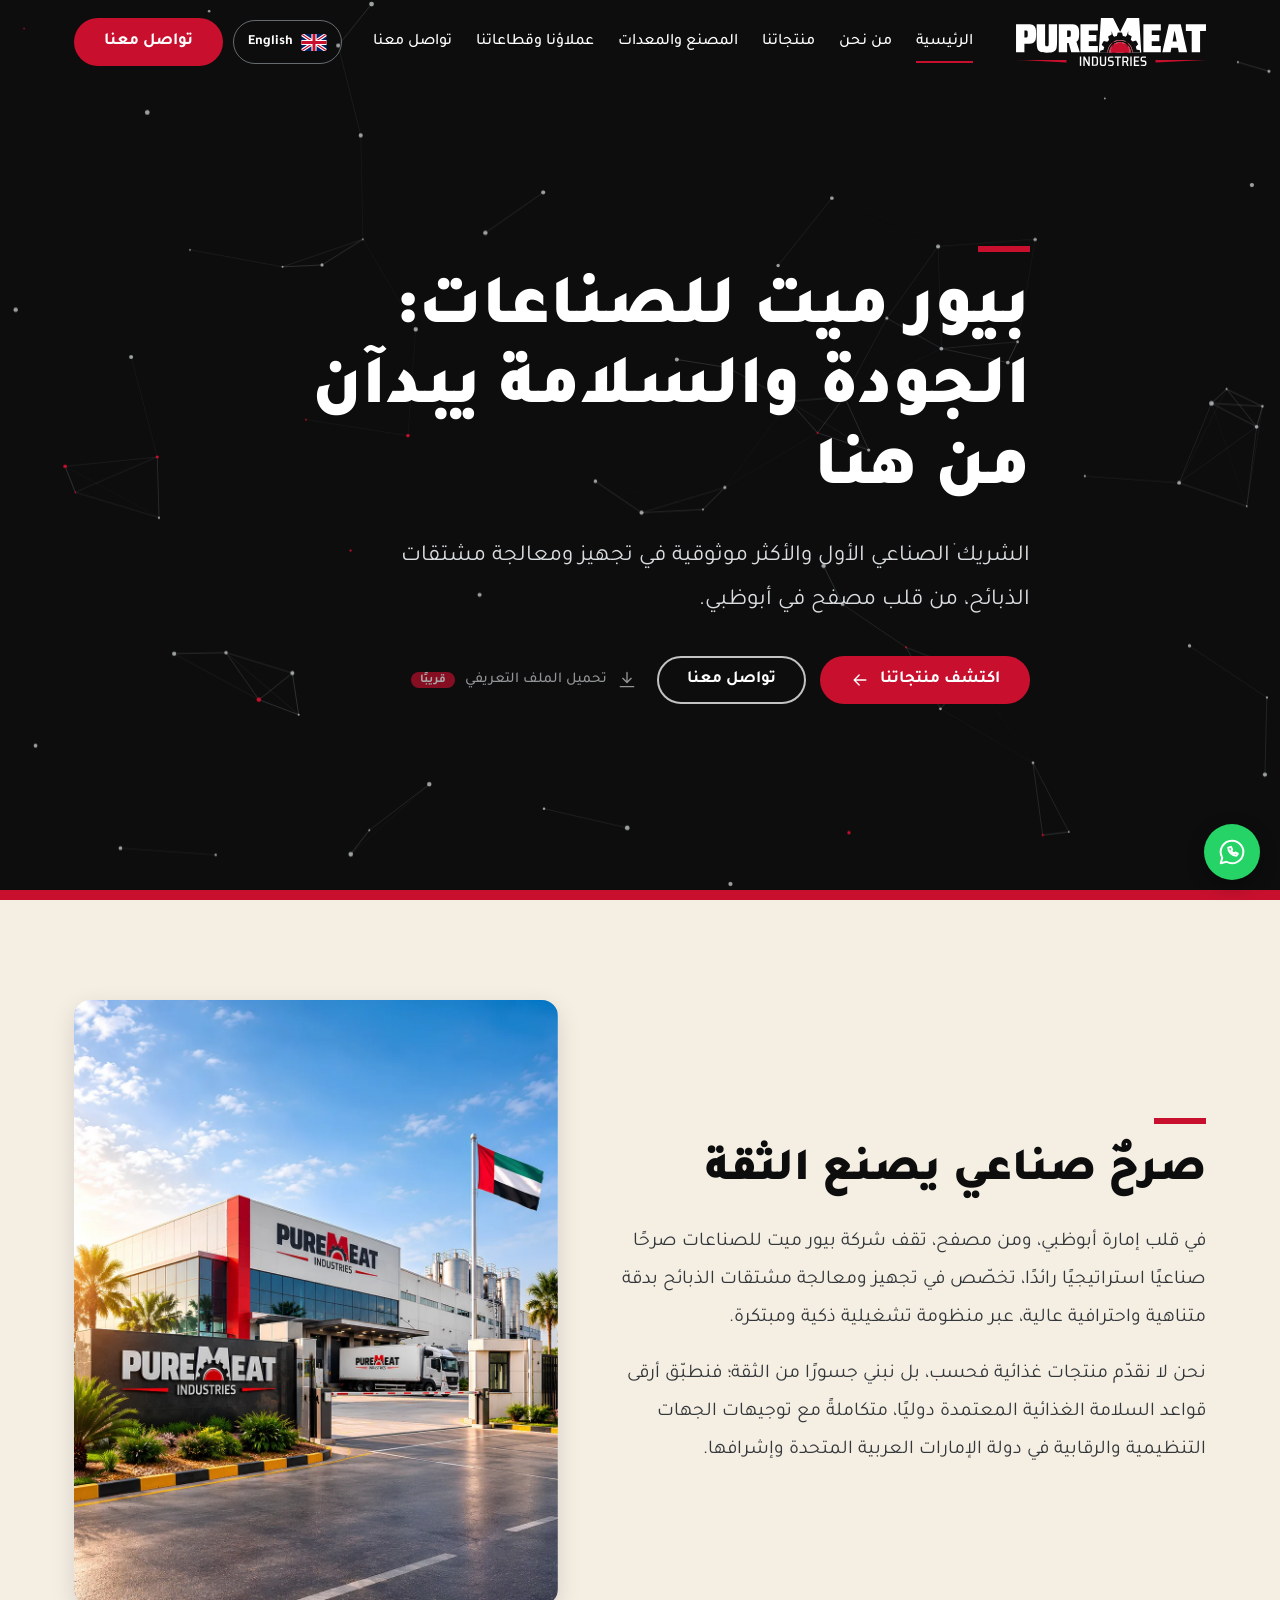
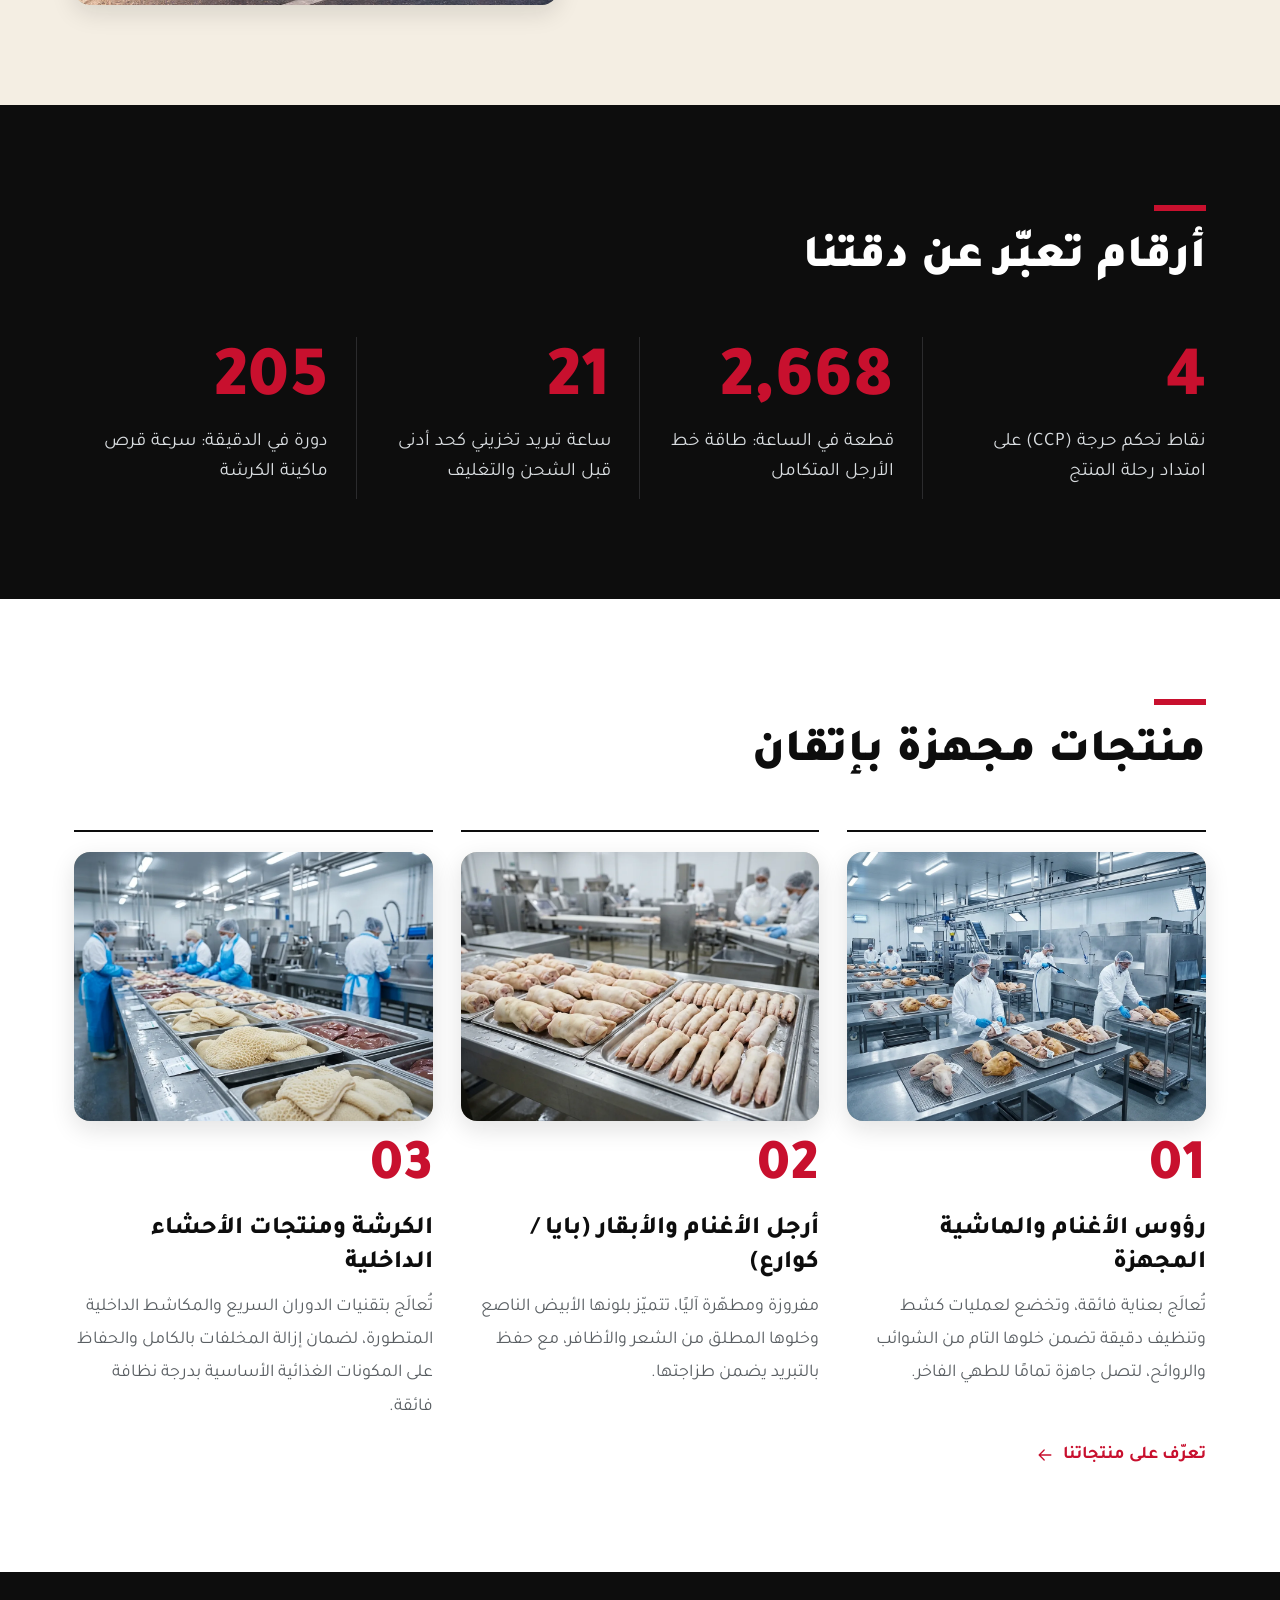
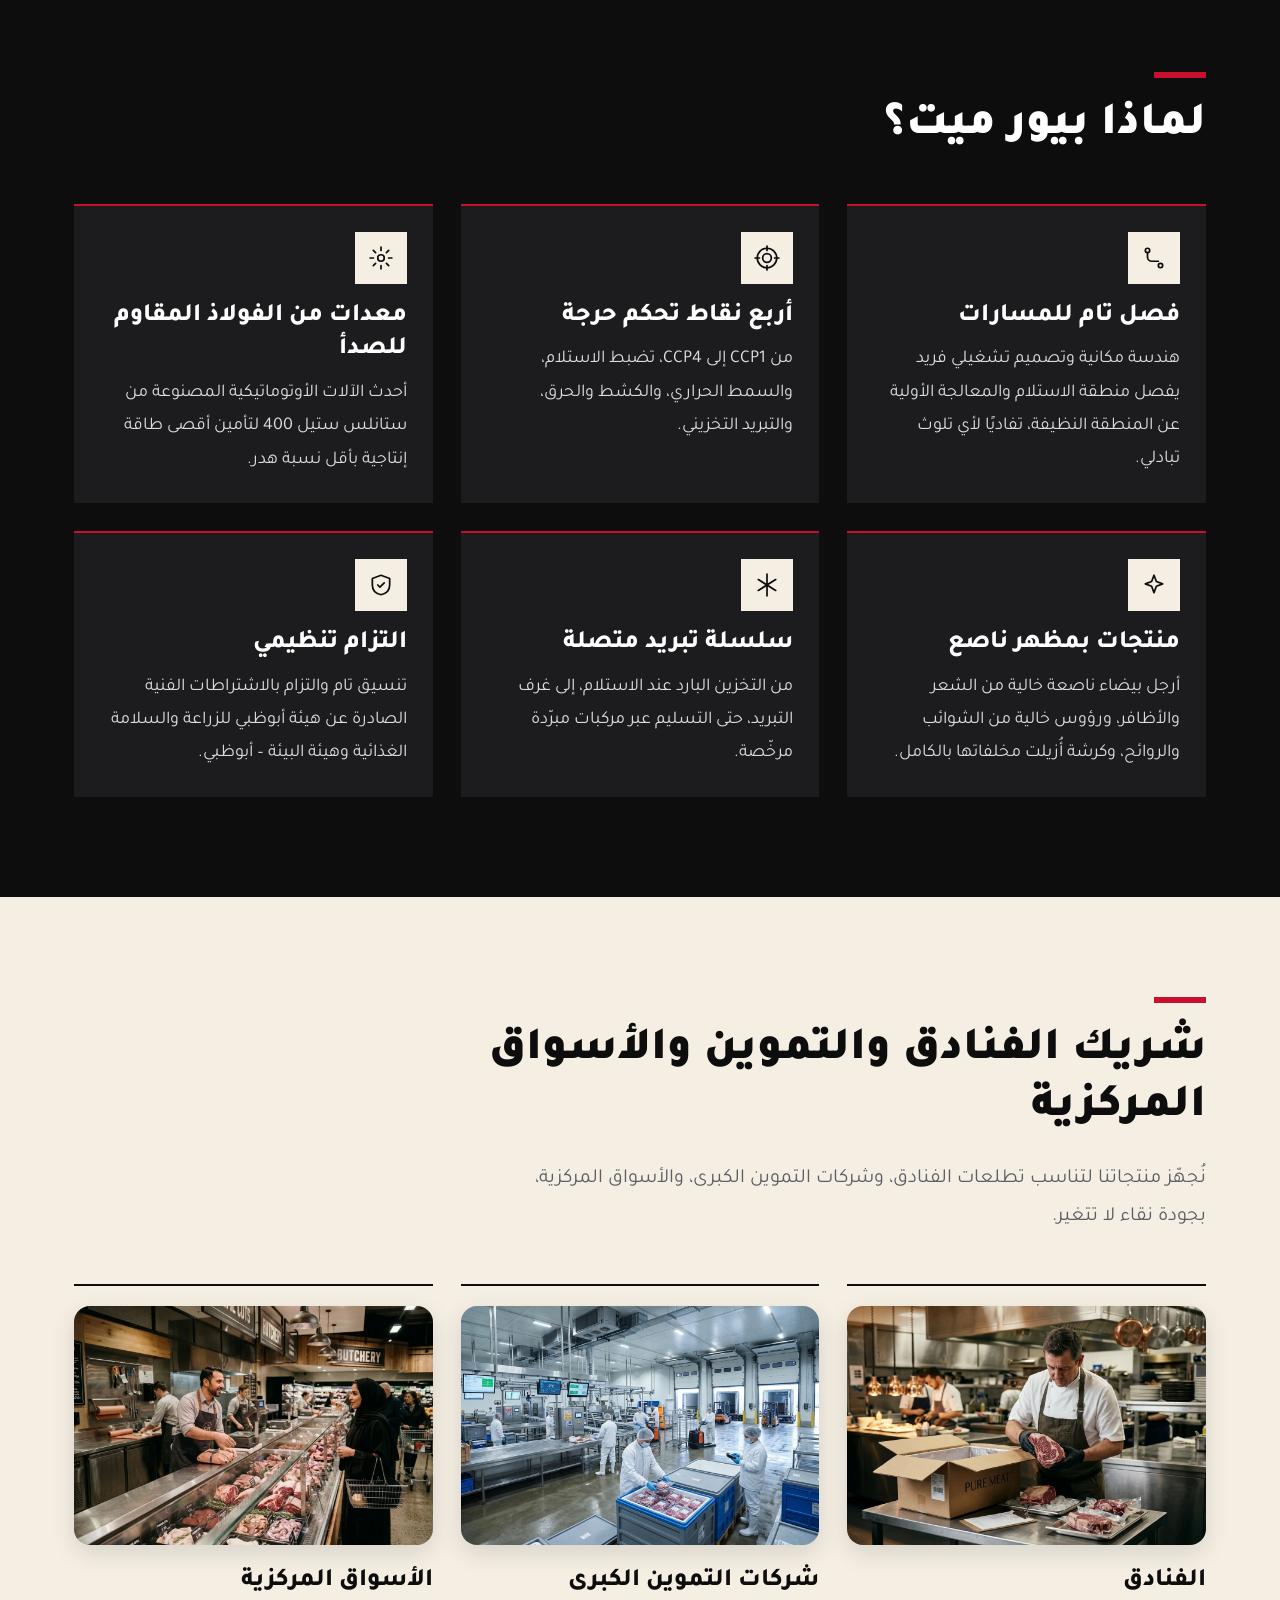
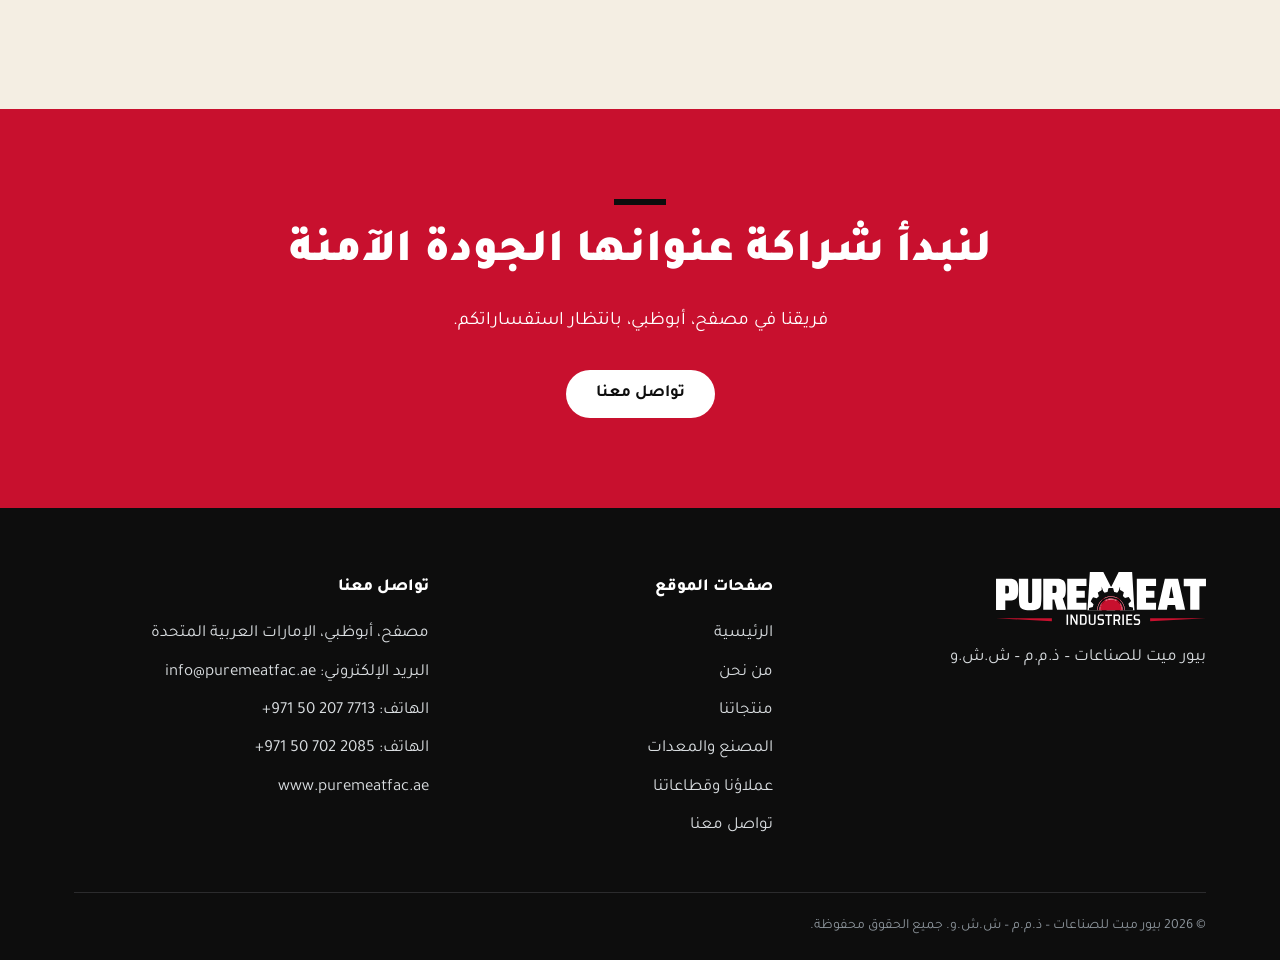
<file: ar/index.html>
<!doctype html>
<html lang="ar" dir="rtl"><head><meta charset="utf-8"><meta name="viewport" content="width=device-width,initial-scale=1,viewport-fit=cover">
<title>بيور ميت للصناعات │ تجهيز ومعالجة مشتقات الذبائح في أبوظبي</title><meta name="description" content="بيور ميت للصناعات في مصفح، أبوظبي: رؤوس وأرجل (بايا/كوارع) وكرشة مجهزة بأعلى معايير السلامة الغذائية للفنادق وشركات التموين والأسواق المركزية."><meta name="robots" content="noindex,nofollow">
<link rel="alternate" hreflang="ar" href="https://www.puremeatfac.ae/ar/"><link rel="alternate" hreflang="en" href="https://www.puremeatfac.ae/en/">
<link rel="icon" href="../assets/img/favicon.svg" type="image/svg+xml"><link rel="icon" href="../assets/img/favicon-32.png" sizes="32x32" type="image/png"><link rel="apple-touch-icon" href="../assets/img/apple-touch-icon.png">
<link rel="preconnect" href="https://fonts.googleapis.com"><link rel="preconnect" href="https://fonts.gstatic.com" crossorigin><link href="https://fonts.googleapis.com/css2?family=Tajawal:wght@300;400;500;700;800;900&display=swap" rel="stylesheet">
<link rel="stylesheet" href="../assets/css/pm.css"><script defer src="../assets/js/pm.js"></script></head>
<body><a class="pm-skip" href="#main">تخطَّ إلى المحتوى</a>
<header class="pm-header"><div class="pm-wrap">
<a class="pm-logo" href="index.html" aria-label="بيور ميت للصناعات"><img class="l-dark" src="../assets/img/logo-dark.svg" alt=""><img class="l-cream" src="../assets/img/logo-cream.svg" alt=""></a>
<nav class="pm-nav" aria-label="القائمة" id="pm-nav"><a href="index.html" aria-current="page">الرئيسية</a><a href="about.html">من نحن</a><a href="products.html">منتجاتنا</a><a href="factory.html">المصنع والمعدات</a><a href="clients.html">عملاؤنا وقطاعاتنا</a><a href="contact.html">تواصل معنا</a></nav>
<div class="pm-tools"><a class="pm-lang" href="../en/index.html" hreflang="en" lang="en" aria-label="Switch to English"><svg viewBox="0 0 60 40" aria-hidden="true"><clipPath id="u"><rect width="60" height="40"/></clipPath><g clip-path="url(#u)"><rect width="60" height="40" fill="#012169"/><path d="M0 0l60 40M60 0L0 40" stroke="#fff" stroke-width="8"/><path d="M0 0l60 40M60 0L0 40" stroke="#C8102E" stroke-width="3"/><path d="M30 0v40M0 20h60" stroke="#fff" stroke-width="12"/><path d="M30 0v40M0 20h60" stroke="#C8102E" stroke-width="7"/></g></svg><span>English</span></a>
<a class="pm-btn pm-btn-red pm-hide-m" href="contact.html">تواصل معنا</a>
<button class="pm-burger" type="button" aria-label="القائمة" aria-controls="pm-nav" aria-expanded="false"><span class="i-m"><svg class="" width="24" height="24" viewBox="0 0 24 24" fill="none" stroke="currentColor" stroke-width="1.6" stroke-linecap="round" stroke-linejoin="round" aria-hidden="true"><path d="M4 7h16M4 12h16M4 17h16"/></svg></span><span class="i-x"><svg class="" width="24" height="24" viewBox="0 0 24 24" fill="none" stroke="currentColor" stroke-width="1.6" stroke-linecap="round" stroke-linejoin="round" aria-hidden="true"><path d="M6 6l12 12M18 6L6 18"/></svg></span></button></div>
</div></header>
<main id="main">
<section class="pm-hero pm-dark"><canvas id="pm-fx" aria-hidden="true"></canvas><div class="pm-wrap"><div class="pm-hero-in">
<span class="pm-rule"></span><h1 class="pm-r">بيور ميت للصناعات: الجودة والسلامة يبدآن من هنا</h1><p class="pm-r" style="--i:1">الشريك الصناعي الأول والأكثر موثوقية في تجهيز ومعالجة مشتقات الذبائح، من قلب مصفح في أبوظبي.</p>
<div class="pm-actions pm-r" style="--i:2"><a class="pm-btn pm-btn-red" href="products.html">اكتشف منتجاتنا<svg class="arr" width="20" height="20" viewBox="0 0 24 24" fill="none" stroke="currentColor" stroke-width="1.6" stroke-linecap="round" stroke-linejoin="round" aria-hidden="true"><path d="M5 12h14M13 6l6 6-6 6"/></svg></a><a class="pm-btn pm-btn-line" href="contact.html">تواصل معنا</a>
<!-- عند جاهزية الملف: احذف aria-disabled والوسم .pm-soon وضع href="../assets/files/PureMeat_Profile_AR.pdf" download -->
<a class="pm-btn pm-btn-ghost" href="#" aria-disabled="true" role="link" onclick="return false"><svg class="" width="20" height="20" viewBox="0 0 24 24" fill="none" stroke="currentColor" stroke-width="1.6" stroke-linecap="round" stroke-linejoin="round" aria-hidden="true"><path d="M12 3v12M7 10l5 5 5-5M4 20h16"/></svg>تحميل الملف التعريفي <span class="pm-soon">قريبًا</span></a></div>
</div></div></section>
<section class="pm-sec"><div class="pm-wrap pm-split"><div><span class="pm-rule"></span><h2 class="pm-h2 pm-r">صرحٌ صناعي يصنع الثقة</h2><p class="pm-r" style="--i:1">في قلب إمارة أبوظبي، ومن مصفح، تقف شركة بيور ميت للصناعات صرحًا صناعيًا استراتيجيًا رائدًا، تخصّص في تجهيز ومعالجة مشتقات الذبائح بدقة متناهية واحترافية عالية، عبر منظومة تشغيلية ذكية ومبتكرة.</p><p class="pm-r" style="--i:2">نحن لا نقدّم منتجات غذائية فحسب، بل نبني جسورًا من الثقة؛ فنطبّق أرقى قواعد السلامة الغذائية المعتمدة دوليًا، متكاملةً مع توجيهات الجهات التنظيمية والرقابية في دولة الإمارات العربية المتحدة وإشرافها.</p></div>
<figure class="pm-fig pm-r" style="--ar:4/5"><picture><source srcset="../assets/img/home-factory.webp" type="image/webp"><img src="../assets/img/home-factory.jpg" alt="واجهة مصنع بيور ميت للصناعات في مصفح، أبوظبي" width="1000" height="1250" loading="lazy" decoding="async"></picture></figure></div></section>
<section class="pm-sec pm-dark"><div class="pm-wrap"><div class="pm-head"><span class="pm-rule"></span><h2 class="pm-h2 pm-r">أرقام تعبّر عن دقتنا</h2></div><div class="pm-stats"><div class="pm-stat pm-r" style="--i:0"><b><span class="n" data-n="4">0</span></b><span class="cap">نقاط تحكم حرجة (CCP) على امتداد رحلة المنتج</span></div><div class="pm-stat pm-r" style="--i:1"><b><span class="n" data-n="3000">0</span></b><span class="cap">قطعة في الساعة: طاقة خط الأرجل المتكامل</span></div><div class="pm-stat pm-r" style="--i:2"><b><span class="n" data-n="24">0</span></b><span class="cap">ساعة تبريد تخزيني كحد أدنى قبل الشحن والتغليف</span></div><div class="pm-stat pm-r" style="--i:3"><b><span class="n" data-n="230">0</span></b><span class="cap">دورة في الدقيقة: سرعة قرص ماكينة الكرشة</span></div></div></div></section>
<section class="pm-sec pm-white"><div class="pm-wrap"><div class="pm-head"><span class="pm-rule"></span><h2 class="pm-h2 pm-r">منتجات مجهزة بإتقان</h2></div><div class="pm-grid"><article class="pm-card pm-r" style="--i:0"><figure class="pm-fig " style="--ar:4/3"><picture><source srcset="../assets/img/products-heads.webp" type="image/webp"><img src="../assets/img/products-heads.jpg" alt="رؤوس أغنام وماشية مجهزة على طاولات الفولاذ داخل المصنع" width="1200" height="900" loading="lazy" decoding="async"></picture></figure><div class="pm-no"><span dir="ltr">01</span></div><h3>رؤوس الأغنام والماشية المجهزة</h3><p>تُعالَج بعناية فائقة، وتخضع لعمليات كشط وتنظيف دقيقة تضمن خلوها التام من الشوائب والروائح، لتصل جاهزة تمامًا للطهي الفاخر.</p></article><article class="pm-card pm-r" style="--i:1"><figure class="pm-fig " style="--ar:4/3"><picture><source srcset="../assets/img/products-trotters.webp" type="image/webp"><img src="../assets/img/products-trotters.jpg" alt="أرجل مجهزة (بايا / كوارع) على صواني الفولاذ" width="1200" height="900" loading="lazy" decoding="async"></picture></figure><div class="pm-no"><span dir="ltr">02</span></div><h3>أرجل الأغنام والأبقار (بايا / كوارع)</h3><p>مفروزة ومطهّرة آليًا، تتميّز بلونها الأبيض الناصع وخلوها المطلق من الشعر والأظافر، مع حفظ بالتبريد يضمن طزاجتها.</p></article><article class="pm-card pm-r" style="--i:2"><figure class="pm-fig " style="--ar:4/3"><picture><source srcset="../assets/img/products-tripe.webp" type="image/webp"><img src="../assets/img/products-tripe.jpg" alt="الكرشة ومنتجات الأحشاء في صواني فولاذية على خط المعالجة" width="1200" height="900" loading="lazy" decoding="async"></picture></figure><div class="pm-no"><span dir="ltr">03</span></div><h3>الكرشة ومنتجات الأحشاء الداخلية</h3><p>تُعالَج بتقنيات الدوران السريع والمكاشط الداخلية المتطورة، لضمان إزالة المخلفات بالكامل والحفاظ على المكونات الغذائية الأساسية بدرجة نظافة فائقة.</p></article></div>
<a class="pm-link" href="products.html">تعرّف على منتجاتنا<svg class="arr" width="20" height="20" viewBox="0 0 24 24" fill="none" stroke="currentColor" stroke-width="1.6" stroke-linecap="round" stroke-linejoin="round" aria-hidden="true"><path d="M5 12h14M13 6l6 6-6 6"/></svg></a></div></section>
<section class="pm-sec pm-dark"><div class="pm-wrap"><div class="pm-head"><span class="pm-rule"></span><h2 class="pm-h2 pm-r">لماذا بيور ميت؟</h2></div><div class="pm-grid"><article class="pm-card pm-r" style="--i:0"><div class="pm-ico"><svg class="" width="26" height="26" viewBox="0 0 24 24" fill="none" stroke="currentColor" stroke-width="1.6" stroke-linecap="round" stroke-linejoin="round" aria-hidden="true"><circle cx="6" cy="5" r="2"/><circle cx="18" cy="19" r="2"/><path d="M6 7v4a4 4 0 004 4h6"/></svg></div><h3>فصل تام للمسارات</h3><p>هندسة مكانية وتصميم تشغيلي فريد يفصل منطقة الاستلام والمعالجة الأولية عن المنطقة النظيفة، تفاديًا لأي تلوث تبادلي.</p></article><article class="pm-card pm-r" style="--i:1"><div class="pm-ico"><svg class="" width="26" height="26" viewBox="0 0 24 24" fill="none" stroke="currentColor" stroke-width="1.6" stroke-linecap="round" stroke-linejoin="round" aria-hidden="true"><circle cx="12" cy="12" r="9"/><circle cx="12" cy="12" r="4"/><path d="M12 1v4M12 19v4M1 12h4M19 12h4"/></svg></div><h3>أربع نقاط تحكم حرجة</h3><p>من CCP1 إلى CCP4، تضبط الاستلام، والسمط الحراري، والكشط والحرق، والتبريد التخزيني.</p></article><article class="pm-card pm-r" style="--i:2"><div class="pm-ico"><svg class="" width="26" height="26" viewBox="0 0 24 24" fill="none" stroke="currentColor" stroke-width="1.6" stroke-linecap="round" stroke-linejoin="round" aria-hidden="true"><circle cx="12" cy="12" r="3"/><path d="M12 2v3M12 19v3M2 12h3M19 12h3M4.9 4.9l2.1 2.1M17 17l2.1 2.1M19.1 4.9L17 7M7 17l-2.1 2.1"/></svg></div><h3>معدات من الفولاذ المقاوم للصدأ</h3><p>أحدث الآلات الأوتوماتيكية المصنوعة من ستانلس ستيل 400 لتأمين أقصى طاقة إنتاجية بأقل نسبة هدر.</p></article><article class="pm-card pm-r" style="--i:0"><div class="pm-ico"><svg class="" width="26" height="26" viewBox="0 0 24 24" fill="none" stroke="currentColor" stroke-width="1.6" stroke-linecap="round" stroke-linejoin="round" aria-hidden="true"><path d="M12 3l2.2 5.8L20 11l-5.8 2.2L12 19l-2.2-5.8L4 11l5.8-2.2z"/></svg></div><h3>منتجات بمظهر ناصع</h3><p>أرجل بيضاء ناصعة خالية من الشعر والأظافر، ورؤوس خالية من الشوائب والروائح، وكرشة أُزيلت مخلفاتها بالكامل.</p></article><article class="pm-card pm-r" style="--i:1"><div class="pm-ico"><svg class="" width="26" height="26" viewBox="0 0 24 24" fill="none" stroke="currentColor" stroke-width="1.6" stroke-linecap="round" stroke-linejoin="round" aria-hidden="true"><path d="M12 2v20M4 7l16 10M20 7L4 17"/></svg></div><h3>سلسلة تبريد متصلة</h3><p>من التخزين البارد عند الاستلام، إلى غرف التبريد، حتى التسليم عبر مركبات مبرّدة مرخّصة.</p></article><article class="pm-card pm-r" style="--i:2"><div class="pm-ico"><svg class="" width="26" height="26" viewBox="0 0 24 24" fill="none" stroke="currentColor" stroke-width="1.6" stroke-linecap="round" stroke-linejoin="round" aria-hidden="true"><path d="M12 3l8 3v6c0 5-3.5 8-8 9-4.5-1-8-4-8-9V6z"/><path d="M9 12l2 2 4-4"/></svg></div><h3>التزام تنظيمي</h3><p>تنسيق تام والتزام بالاشتراطات الفنية الصادرة عن هيئة أبوظبي للزراعة والسلامة الغذائية وهيئة البيئة – أبوظبي.</p></article></div></div></section>
<section class="pm-sec"><div class="pm-wrap"><div class="pm-head"><span class="pm-rule"></span><h2 class="pm-h2 pm-r">شريك الفنادق والتموين والأسواق المركزية</h2><p class="pm-r" style="--i:1">نُجهّز منتجاتنا لتناسب تطلعات الفنادق، وشركات التموين الكبرى، والأسواق المركزية، بجودة نقاء لا تتغير.</p></div><div class="pm-grid"><div class="pm-card pm-r" style="--i:0"><figure class="pm-fig " style="--ar:3/2"><picture><source srcset="../assets/img/clients-hotels.webp" type="image/webp"><img src="../assets/img/clients-hotels.jpg" alt="طاهٍ يفحص قطعة لحم طازجة في مطبخ فندق" width="1200" height="800" loading="lazy" decoding="async"></picture></figure><h3>الفنادق</h3></div><div class="pm-card pm-r" style="--i:1"><figure class="pm-fig " style="--ar:3/2"><picture><source srcset="../assets/img/clients-catering.webp" type="image/webp"><img src="../assets/img/clients-catering.jpg" alt="منطقة التحميل والتبريد في مرافق التموين الكبرى" width="1200" height="800" loading="lazy" decoding="async"></picture></figure><h3>شركات التموين الكبرى</h3></div><div class="pm-card pm-r" style="--i:2"><figure class="pm-fig " style="--ar:3/2"><picture><source srcset="../assets/img/clients-supermarkets.webp" type="image/webp"><img src="../assets/img/clients-supermarkets.jpg" alt="ركن الجزارة في سوق مركزي وزبونة تتسوق" width="1200" height="800" loading="lazy" decoding="async"></picture></figure><h3>الأسواق المركزية</h3></div></div></div></section>
<section class="pm-cta"><div class="pm-wrap"><span class="pm-rule"></span><h2 class="pm-h2 pm-r">لنبدأ شراكة عنوانها الجودة الآمنة</h2><p class="pm-r" style="--i:1">فريقنا في مصفح، أبوظبي، بانتظار استفساراتكم.</p><a class="pm-btn pm-btn-light" href="contact.html">تواصل معنا</a></div></section>
</main>
<footer class="pm-footer"><div class="pm-wrap"><div class="pm-fgrid">
<div><a class="pm-logo" href="index.html" aria-label="بيور ميت للصناعات"><img src="../assets/img/logo-dark.svg" alt=""></a><p>بيور ميت للصناعات – ذ.م.م – ش.ش.و</p></div>
<div><h4>صفحات الموقع</h4><ul><li><a href="index.html">الرئيسية</a></li><li><a href="about.html">من نحن</a></li><li><a href="products.html">منتجاتنا</a></li><li><a href="factory.html">المصنع والمعدات</a></li><li><a href="clients.html">عملاؤنا وقطاعاتنا</a></li><li><a href="contact.html">تواصل معنا</a></li></ul></div>
<div><h4>تواصل معنا</h4><ul><li>مصفح، أبوظبي، الإمارات العربية المتحدة</li><li>البريد الإلكتروني: <a dir="ltr" href="mailto:info@puremeatfac.ae">info@puremeatfac.ae</a></li><li>الهاتف: <a dir="ltr" href="tel:+971502077713">+971 50 207 7713</a></li><li>الهاتف: <a dir="ltr" href="tel:+971507022085">+971 50 702 2085</a></li><li><a dir="ltr" href="https://www.puremeatfac.ae">www.puremeatfac.ae</a></li></ul></div>
</div><div class="pm-copy">© 2026 بيور ميت للصناعات – ذ.م.م – ش.ش.و. جميع الحقوق محفوظة.</div></div></footer>
<a class="pm-fab pm-wa" href="https://wa.me/971507022085?text=%D8%A7%D9%84%D8%B3%D9%84%D8%A7%D9%85%20%D8%B9%D9%84%D9%8A%D9%83%D9%85%D8%8C%20%D8%A3%D8%B1%D8%BA%D8%A8%20%D9%81%D9%8A%20%D8%A7%D9%84%D8%A7%D8%B3%D8%AA%D9%81%D8%B3%D8%A7%D8%B1%20%D8%B9%D9%86%20%D9%85%D9%86%D8%AA%D8%AC%D8%A7%D8%AA%20%D8%A8%D9%8A%D9%88%D8%B1%20%D9%85%D9%8A%D8%AA%20%D9%84%D9%84%D8%B5%D9%86%D8%A7%D8%B9%D8%A7%D8%AA." target="_blank" rel="noopener" aria-label="تواصل عبر واتساب"><svg class="" width="30" height="30" viewBox="0 0 24 24" fill="none" stroke="currentColor" stroke-width="1.6" stroke-linecap="round" stroke-linejoin="round" aria-hidden="true"><path d="M12 3a9 9 0 00-7.8 13.5L3 21l4.6-1.2A9 9 0 1012 3z"/><path d="M9 8.5c0 3.5 3 6.5 6.5 6.5l1.2-1.6-2-1-.9.8c-1-.4-2-1.4-2.4-2.4l.8-.9-1-2z"/></svg></a>
<button class="pm-fab pm-top" type="button" aria-label="إلى الأعلى"><svg class="" width="24" height="24" viewBox="0 0 24 24" fill="none" stroke="currentColor" stroke-width="1.6" stroke-linecap="round" stroke-linejoin="round" aria-hidden="true"><path d="M12 19V5M5 12l7-7 7 7"/></svg></button>
</body></html>
</file>
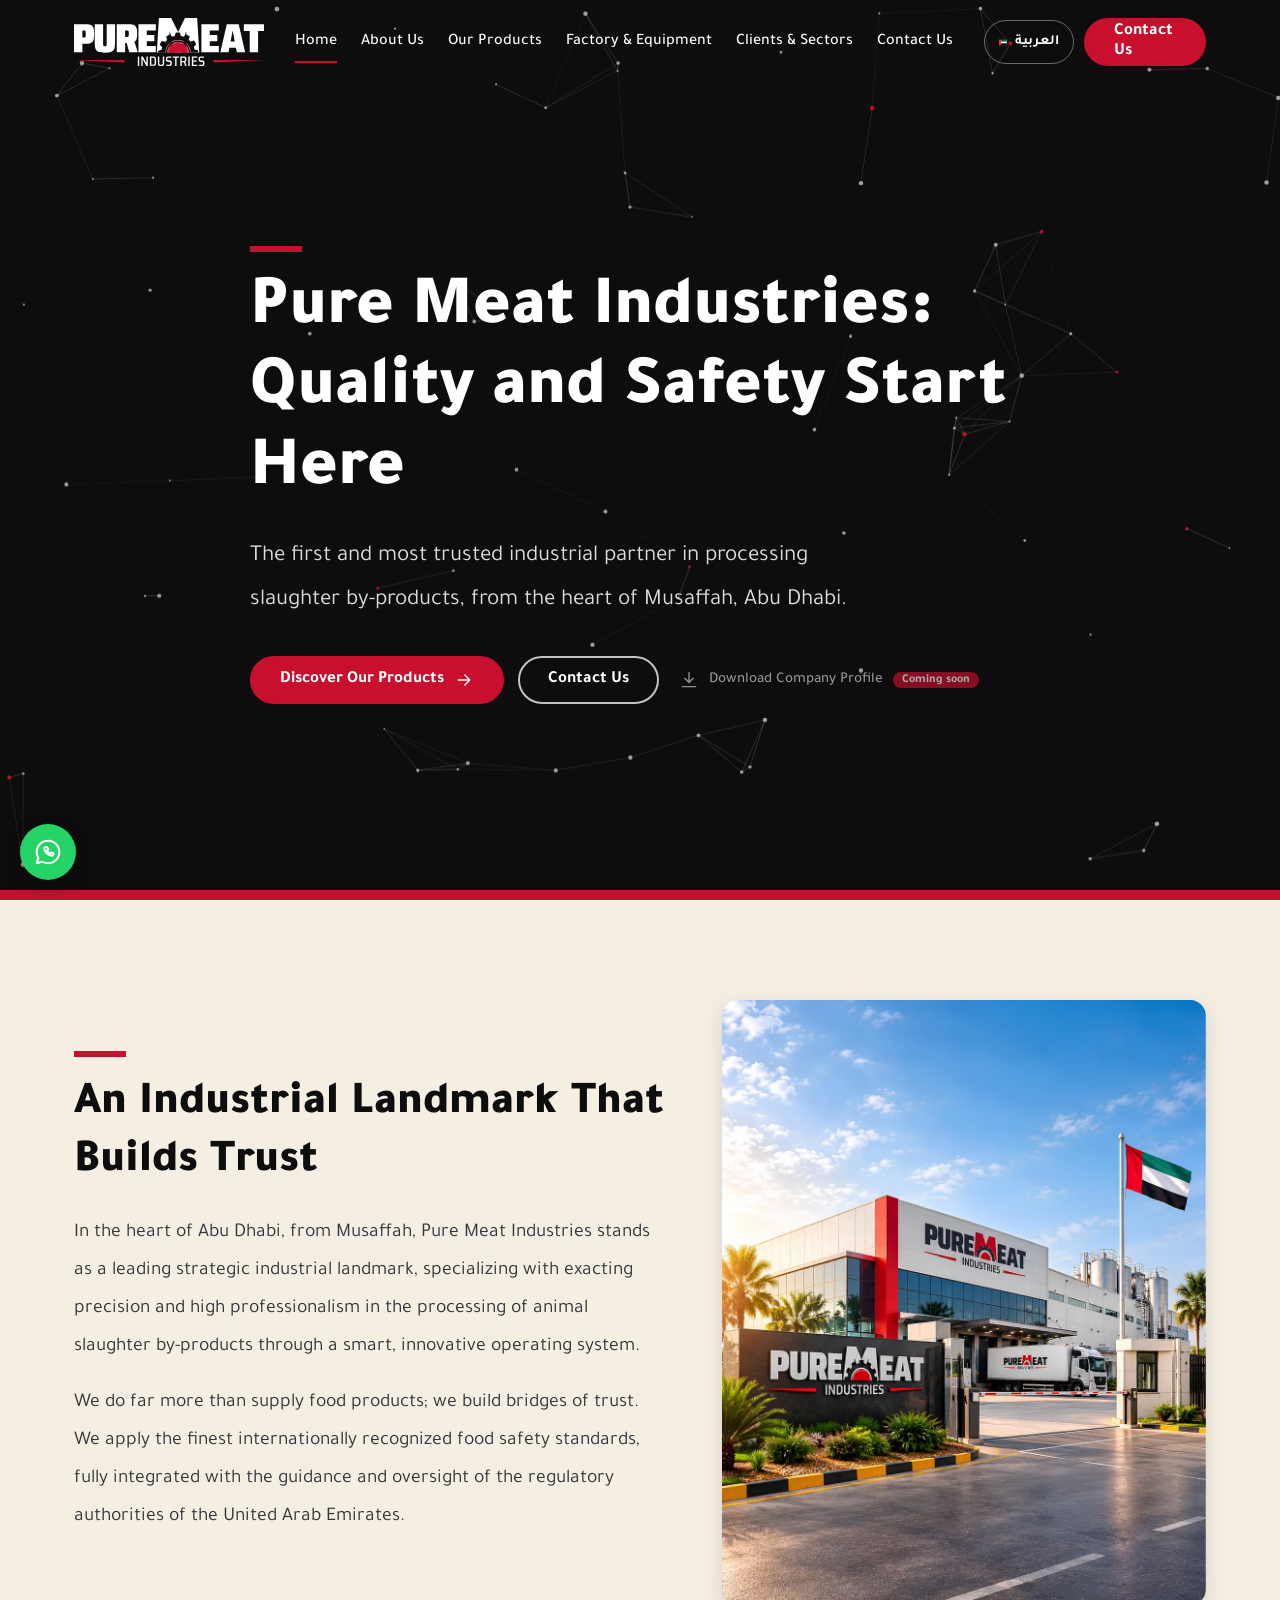
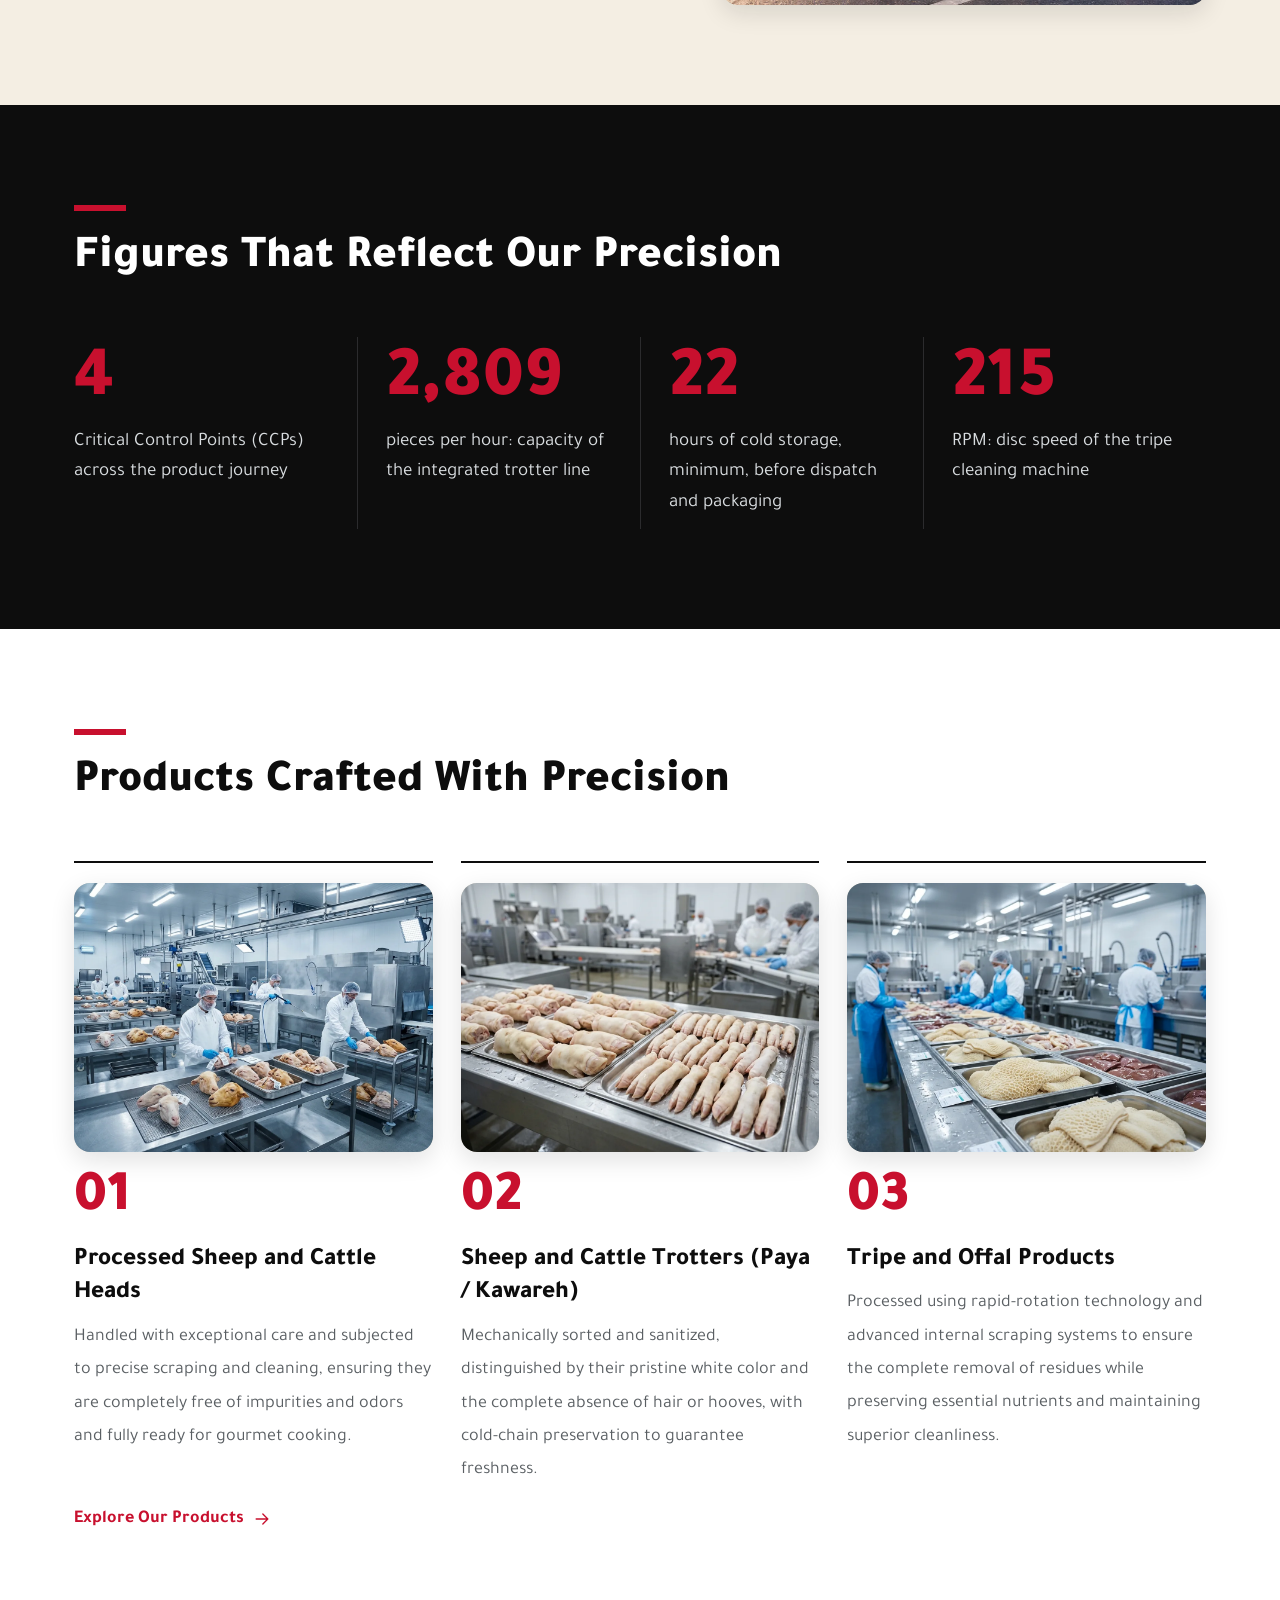
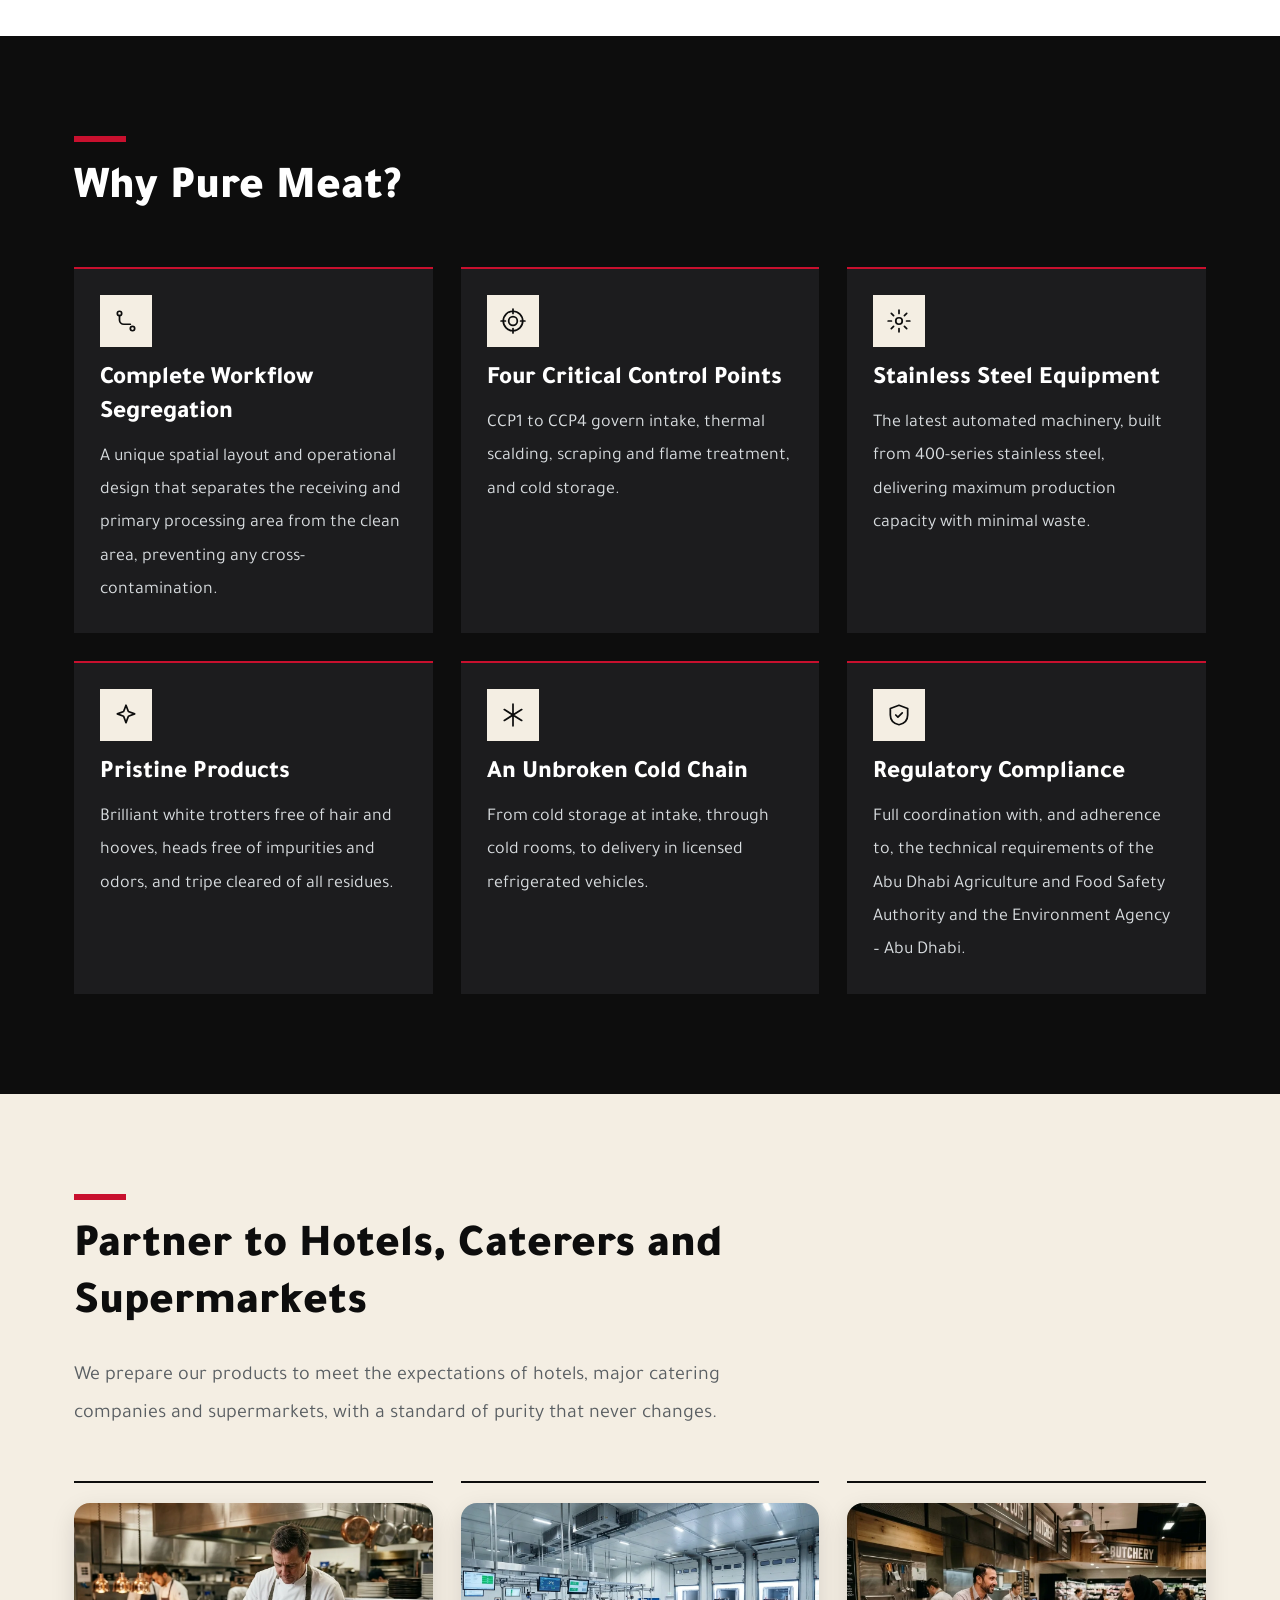
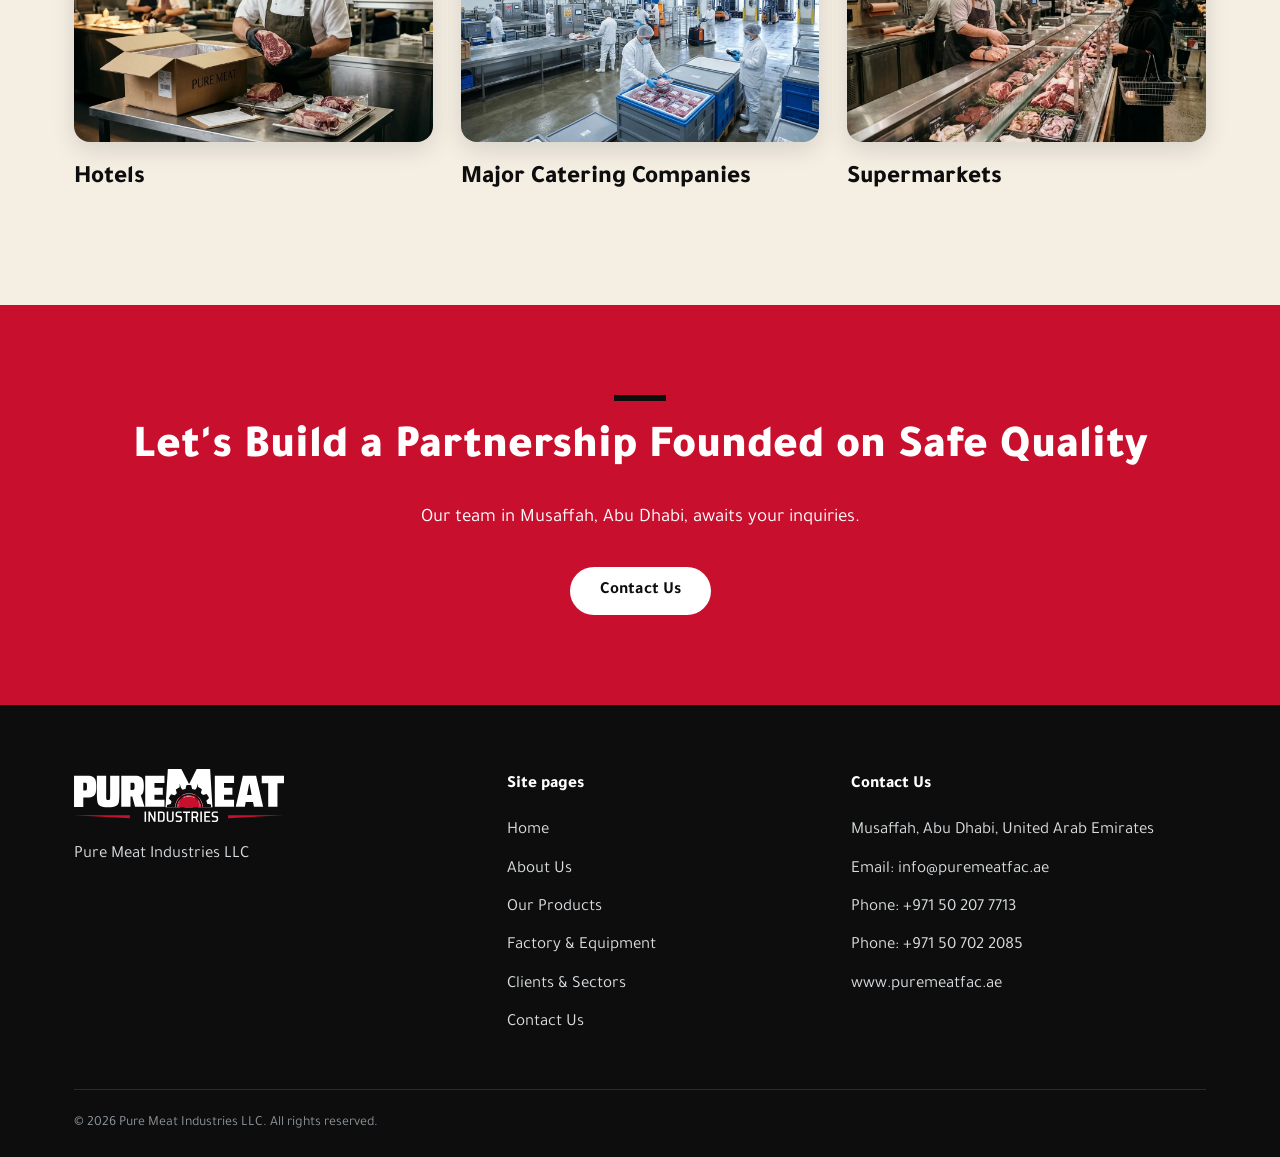
<file: en/index.html>
<!doctype html>
<html lang="en" dir="ltr"><head><meta charset="utf-8"><meta name="viewport" content="width=device-width,initial-scale=1,viewport-fit=cover">
<title>Pure Meat Industries │ Slaughter By-Products Processing in Abu Dhabi</title><meta name="description" content="Pure Meat Industries in Musaffah, Abu Dhabi: heads, trotters (Paya/Kawareh) and tripe processed to the highest food safety standards for hotels, caterers and supermarkets."><meta name="robots" content="noindex,nofollow">
<link rel="alternate" hreflang="ar" href="https://www.puremeatfac.ae/ar/"><link rel="alternate" hreflang="en" href="https://www.puremeatfac.ae/en/">
<link rel="icon" href="../assets/img/favicon.svg" type="image/svg+xml"><link rel="icon" href="../assets/img/favicon-32.png" sizes="32x32" type="image/png"><link rel="apple-touch-icon" href="../assets/img/apple-touch-icon.png">
<link rel="preconnect" href="https://fonts.googleapis.com"><link rel="preconnect" href="https://fonts.gstatic.com" crossorigin><link href="https://fonts.googleapis.com/css2?family=Tajawal:wght@300;400;500;700;800;900&display=swap" rel="stylesheet">
<link rel="stylesheet" href="../assets/css/pm.css"><script defer src="../assets/js/pm.js"></script></head>
<body><a class="pm-skip" href="#main">Skip to content</a>
<header class="pm-header"><div class="pm-wrap">
<a class="pm-logo" href="index.html" aria-label="Pure Meat Industries"><img class="l-dark" src="../assets/img/logo-dark.svg" alt=""><img class="l-cream" src="../assets/img/logo-cream.svg" alt=""></a>
<nav class="pm-nav" aria-label="Menu" id="pm-nav"><a href="index.html" aria-current="page">Home</a><a href="about.html">About Us</a><a href="products.html">Our Products</a><a href="factory.html">Factory &amp; Equipment</a><a href="clients.html">Clients &amp; Sectors</a><a href="contact.html">Contact Us</a></nav>
<div class="pm-tools"><a class="pm-lang" href="../ar/index.html" hreflang="ar" lang="ar" aria-label="التبديل إلى العربية"><svg viewBox="0 0 60 40" aria-hidden="true"><rect width="60" height="40" fill="#fff"/><rect width="60" height="13.4" fill="#00732F"/><rect y="26.6" width="60" height="13.4" fill="#000"/><rect width="15" height="40" fill="#EF3340"/></svg><span>العربية</span></a>
<a class="pm-btn pm-btn-red pm-hide-m" href="contact.html">Contact Us</a>
<button class="pm-burger" type="button" aria-label="Menu" aria-controls="pm-nav" aria-expanded="false"><span class="i-m"><svg class="" width="24" height="24" viewBox="0 0 24 24" fill="none" stroke="currentColor" stroke-width="1.6" stroke-linecap="round" stroke-linejoin="round" aria-hidden="true"><path d="M4 7h16M4 12h16M4 17h16"/></svg></span><span class="i-x"><svg class="" width="24" height="24" viewBox="0 0 24 24" fill="none" stroke="currentColor" stroke-width="1.6" stroke-linecap="round" stroke-linejoin="round" aria-hidden="true"><path d="M6 6l12 12M18 6L6 18"/></svg></span></button></div>
</div></header>
<main id="main">
<section class="pm-hero pm-dark"><canvas id="pm-fx" aria-hidden="true"></canvas><div class="pm-wrap"><div class="pm-hero-in">
<span class="pm-rule"></span><h1 class="pm-r">Pure Meat Industries: Quality and Safety Start Here</h1><p class="pm-r" style="--i:1">The first and most trusted industrial partner in processing slaughter by-products, from the heart of Musaffah, Abu Dhabi.</p>
<div class="pm-actions pm-r" style="--i:2"><a class="pm-btn pm-btn-red" href="products.html">Discover Our Products<svg class="arr" width="20" height="20" viewBox="0 0 24 24" fill="none" stroke="currentColor" stroke-width="1.6" stroke-linecap="round" stroke-linejoin="round" aria-hidden="true"><path d="M5 12h14M13 6l6 6-6 6"/></svg></a><a class="pm-btn pm-btn-line" href="contact.html">Contact Us</a>
<!-- عند جاهزية الملف: احذف aria-disabled والوسم .pm-soon وضع href="../assets/files/PureMeat_Profile_EN.pdf" download -->
<a class="pm-btn pm-btn-ghost" href="#" aria-disabled="true" role="link" onclick="return false"><svg class="" width="20" height="20" viewBox="0 0 24 24" fill="none" stroke="currentColor" stroke-width="1.6" stroke-linecap="round" stroke-linejoin="round" aria-hidden="true"><path d="M12 3v12M7 10l5 5 5-5M4 20h16"/></svg>Download Company Profile <span class="pm-soon">Coming soon</span></a></div>
</div></div></section>
<section class="pm-sec"><div class="pm-wrap pm-split"><div><span class="pm-rule"></span><h2 class="pm-h2 pm-r">An Industrial Landmark That Builds Trust</h2><p class="pm-r" style="--i:1">In the heart of Abu Dhabi, from Musaffah, Pure Meat Industries stands as a leading strategic industrial landmark, specializing with exacting precision and high professionalism in the processing of animal slaughter by-products through a smart, innovative operating system.</p><p class="pm-r" style="--i:2">We do far more than supply food products; we build bridges of trust. We apply the finest internationally recognized food safety standards, fully integrated with the guidance and oversight of the regulatory authorities of the United Arab Emirates.</p></div>
<figure class="pm-fig pm-r" style="--ar:4/5"><picture><source srcset="../assets/img/home-factory.webp" type="image/webp"><img src="../assets/img/home-factory.jpg" alt="Pure Meat Industries factory entrance in Musaffah, Abu Dhabi" width="1000" height="1250" loading="lazy" decoding="async"></picture></figure></div></section>
<section class="pm-sec pm-dark"><div class="pm-wrap"><div class="pm-head"><span class="pm-rule"></span><h2 class="pm-h2 pm-r">Figures That Reflect Our Precision</h2></div><div class="pm-stats"><div class="pm-stat pm-r" style="--i:0"><b><span class="n" data-n="4">0</span></b><span class="cap">Critical Control Points (CCPs) across the product journey</span></div><div class="pm-stat pm-r" style="--i:1"><b><span class="n" data-n="3000">0</span></b><span class="cap">pieces per hour: capacity of the integrated trotter line</span></div><div class="pm-stat pm-r" style="--i:2"><b><span class="n" data-n="24">0</span></b><span class="cap">hours of cold storage, minimum, before dispatch and packaging</span></div><div class="pm-stat pm-r" style="--i:3"><b><span class="n" data-n="230">0</span></b><span class="cap">RPM: disc speed of the tripe cleaning machine</span></div></div></div></section>
<section class="pm-sec pm-white"><div class="pm-wrap"><div class="pm-head"><span class="pm-rule"></span><h2 class="pm-h2 pm-r">Products Crafted With Precision</h2></div><div class="pm-grid"><article class="pm-card pm-r" style="--i:0"><figure class="pm-fig " style="--ar:4/3"><picture><source srcset="../assets/img/products-heads.webp" type="image/webp"><img src="../assets/img/products-heads.jpg" alt="Processed sheep and cattle heads on stainless-steel tables inside the plant" width="1200" height="900" loading="lazy" decoding="async"></picture></figure><div class="pm-no"><span dir="ltr">01</span></div><h3>Processed Sheep and Cattle Heads</h3><p>Handled with exceptional care and subjected to precise scraping and cleaning, ensuring they are completely free of impurities and odors and fully ready for gourmet cooking.</p></article><article class="pm-card pm-r" style="--i:1"><figure class="pm-fig " style="--ar:4/3"><picture><source srcset="../assets/img/products-trotters.webp" type="image/webp"><img src="../assets/img/products-trotters.jpg" alt="Processed trotters (paya / kawareh) on stainless-steel trays" width="1200" height="900" loading="lazy" decoding="async"></picture></figure><div class="pm-no"><span dir="ltr">02</span></div><h3>Sheep and Cattle Trotters (Paya / Kawareh)</h3><p>Mechanically sorted and sanitized, distinguished by their pristine white color and the complete absence of hair or hooves, with cold-chain preservation to guarantee freshness.</p></article><article class="pm-card pm-r" style="--i:2"><figure class="pm-fig " style="--ar:4/3"><picture><source srcset="../assets/img/products-tripe.webp" type="image/webp"><img src="../assets/img/products-tripe.jpg" alt="Tripe and offal products in stainless-steel trays on the processing line" width="1200" height="900" loading="lazy" decoding="async"></picture></figure><div class="pm-no"><span dir="ltr">03</span></div><h3>Tripe and Offal Products</h3><p>Processed using rapid-rotation technology and advanced internal scraping systems to ensure the complete removal of residues while preserving essential nutrients and maintaining superior cleanliness.</p></article></div>
<a class="pm-link" href="products.html">Explore Our Products<svg class="arr" width="20" height="20" viewBox="0 0 24 24" fill="none" stroke="currentColor" stroke-width="1.6" stroke-linecap="round" stroke-linejoin="round" aria-hidden="true"><path d="M5 12h14M13 6l6 6-6 6"/></svg></a></div></section>
<section class="pm-sec pm-dark"><div class="pm-wrap"><div class="pm-head"><span class="pm-rule"></span><h2 class="pm-h2 pm-r">Why Pure Meat?</h2></div><div class="pm-grid"><article class="pm-card pm-r" style="--i:0"><div class="pm-ico"><svg class="" width="26" height="26" viewBox="0 0 24 24" fill="none" stroke="currentColor" stroke-width="1.6" stroke-linecap="round" stroke-linejoin="round" aria-hidden="true"><circle cx="6" cy="5" r="2"/><circle cx="18" cy="19" r="2"/><path d="M6 7v4a4 4 0 004 4h6"/></svg></div><h3>Complete Workflow Segregation</h3><p>A unique spatial layout and operational design that separates the receiving and primary processing area from the clean area, preventing any cross-contamination.</p></article><article class="pm-card pm-r" style="--i:1"><div class="pm-ico"><svg class="" width="26" height="26" viewBox="0 0 24 24" fill="none" stroke="currentColor" stroke-width="1.6" stroke-linecap="round" stroke-linejoin="round" aria-hidden="true"><circle cx="12" cy="12" r="9"/><circle cx="12" cy="12" r="4"/><path d="M12 1v4M12 19v4M1 12h4M19 12h4"/></svg></div><h3>Four Critical Control Points</h3><p>CCP1 to CCP4 govern intake, thermal scalding, scraping and flame treatment, and cold storage.</p></article><article class="pm-card pm-r" style="--i:2"><div class="pm-ico"><svg class="" width="26" height="26" viewBox="0 0 24 24" fill="none" stroke="currentColor" stroke-width="1.6" stroke-linecap="round" stroke-linejoin="round" aria-hidden="true"><circle cx="12" cy="12" r="3"/><path d="M12 2v3M12 19v3M2 12h3M19 12h3M4.9 4.9l2.1 2.1M17 17l2.1 2.1M19.1 4.9L17 7M7 17l-2.1 2.1"/></svg></div><h3>Stainless Steel Equipment</h3><p>The latest automated machinery, built from 400-series stainless steel, delivering maximum production capacity with minimal waste.</p></article><article class="pm-card pm-r" style="--i:0"><div class="pm-ico"><svg class="" width="26" height="26" viewBox="0 0 24 24" fill="none" stroke="currentColor" stroke-width="1.6" stroke-linecap="round" stroke-linejoin="round" aria-hidden="true"><path d="M12 3l2.2 5.8L20 11l-5.8 2.2L12 19l-2.2-5.8L4 11l5.8-2.2z"/></svg></div><h3>Pristine Products</h3><p>Brilliant white trotters free of hair and hooves, heads free of impurities and odors, and tripe cleared of all residues.</p></article><article class="pm-card pm-r" style="--i:1"><div class="pm-ico"><svg class="" width="26" height="26" viewBox="0 0 24 24" fill="none" stroke="currentColor" stroke-width="1.6" stroke-linecap="round" stroke-linejoin="round" aria-hidden="true"><path d="M12 2v20M4 7l16 10M20 7L4 17"/></svg></div><h3>An Unbroken Cold Chain</h3><p>From cold storage at intake, through cold rooms, to delivery in licensed refrigerated vehicles.</p></article><article class="pm-card pm-r" style="--i:2"><div class="pm-ico"><svg class="" width="26" height="26" viewBox="0 0 24 24" fill="none" stroke="currentColor" stroke-width="1.6" stroke-linecap="round" stroke-linejoin="round" aria-hidden="true"><path d="M12 3l8 3v6c0 5-3.5 8-8 9-4.5-1-8-4-8-9V6z"/><path d="M9 12l2 2 4-4"/></svg></div><h3>Regulatory Compliance</h3><p>Full coordination with, and adherence to, the technical requirements of the Abu Dhabi Agriculture and Food Safety Authority and the Environment Agency – Abu Dhabi.</p></article></div></div></section>
<section class="pm-sec"><div class="pm-wrap"><div class="pm-head"><span class="pm-rule"></span><h2 class="pm-h2 pm-r">Partner to Hotels, Caterers and Supermarkets</h2><p class="pm-r" style="--i:1">We prepare our products to meet the expectations of hotels, major catering companies and supermarkets, with a standard of purity that never changes.</p></div><div class="pm-grid"><div class="pm-card pm-r" style="--i:0"><figure class="pm-fig " style="--ar:3/2"><picture><source srcset="../assets/img/clients-hotels.webp" type="image/webp"><img src="../assets/img/clients-hotels.jpg" alt="Chef inspecting a fresh cut of meat in a hotel kitchen" width="1200" height="800" loading="lazy" decoding="async"></picture></figure><h3>Hotels</h3></div><div class="pm-card pm-r" style="--i:1"><figure class="pm-fig " style="--ar:3/2"><picture><source srcset="../assets/img/clients-catering.webp" type="image/webp"><img src="../assets/img/clients-catering.jpg" alt="Loading and cold-handling area at a large catering facility" width="1200" height="800" loading="lazy" decoding="async"></picture></figure><h3>Major Catering Companies</h3></div><div class="pm-card pm-r" style="--i:2"><figure class="pm-fig " style="--ar:3/2"><picture><source srcset="../assets/img/clients-supermarkets.webp" type="image/webp"><img src="../assets/img/clients-supermarkets.jpg" alt="Supermarket butchery counter with a shopper" width="1200" height="800" loading="lazy" decoding="async"></picture></figure><h3>Supermarkets</h3></div></div></div></section>
<section class="pm-cta"><div class="pm-wrap"><span class="pm-rule"></span><h2 class="pm-h2 pm-r">Let's Build a Partnership Founded on Safe Quality</h2><p class="pm-r" style="--i:1">Our team in Musaffah, Abu Dhabi, awaits your inquiries.</p><a class="pm-btn pm-btn-light" href="contact.html">Contact Us</a></div></section>
</main>
<footer class="pm-footer"><div class="pm-wrap"><div class="pm-fgrid">
<div><a class="pm-logo" href="index.html" aria-label="Pure Meat Industries"><img src="../assets/img/logo-dark.svg" alt=""></a><p>Pure Meat Industries LLC</p></div>
<div><h4>Site pages</h4><ul><li><a href="index.html">Home</a></li><li><a href="about.html">About Us</a></li><li><a href="products.html">Our Products</a></li><li><a href="factory.html">Factory &amp; Equipment</a></li><li><a href="clients.html">Clients &amp; Sectors</a></li><li><a href="contact.html">Contact Us</a></li></ul></div>
<div><h4>Contact Us</h4><ul><li>Musaffah, Abu Dhabi, United Arab Emirates</li><li>Email: <a dir="ltr" href="mailto:info@puremeatfac.ae">info@puremeatfac.ae</a></li><li>Phone: <a dir="ltr" href="tel:+971502077713">+971 50 207 7713</a></li><li>Phone: <a dir="ltr" href="tel:+971507022085">+971 50 702 2085</a></li><li><a dir="ltr" href="https://www.puremeatfac.ae">www.puremeatfac.ae</a></li></ul></div>
</div><div class="pm-copy">© 2026 Pure Meat Industries LLC. All rights reserved.</div></div></footer>
<a class="pm-fab pm-wa" href="https://wa.me/971507022085?text=Hello%2C%20I%20would%20like%20to%20inquire%20about%20Pure%20Meat%20Industries%20products." target="_blank" rel="noopener" aria-label="Chat on WhatsApp"><svg class="" width="30" height="30" viewBox="0 0 24 24" fill="none" stroke="currentColor" stroke-width="1.6" stroke-linecap="round" stroke-linejoin="round" aria-hidden="true"><path d="M12 3a9 9 0 00-7.8 13.5L3 21l4.6-1.2A9 9 0 1012 3z"/><path d="M9 8.5c0 3.5 3 6.5 6.5 6.5l1.2-1.6-2-1-.9.8c-1-.4-2-1.4-2.4-2.4l.8-.9-1-2z"/></svg></a>
<button class="pm-fab pm-top" type="button" aria-label="Back to top"><svg class="" width="24" height="24" viewBox="0 0 24 24" fill="none" stroke="currentColor" stroke-width="1.6" stroke-linecap="round" stroke-linejoin="round" aria-hidden="true"><path d="M12 19V5M5 12l7-7 7 7"/></svg></button>
</body></html>
</file>
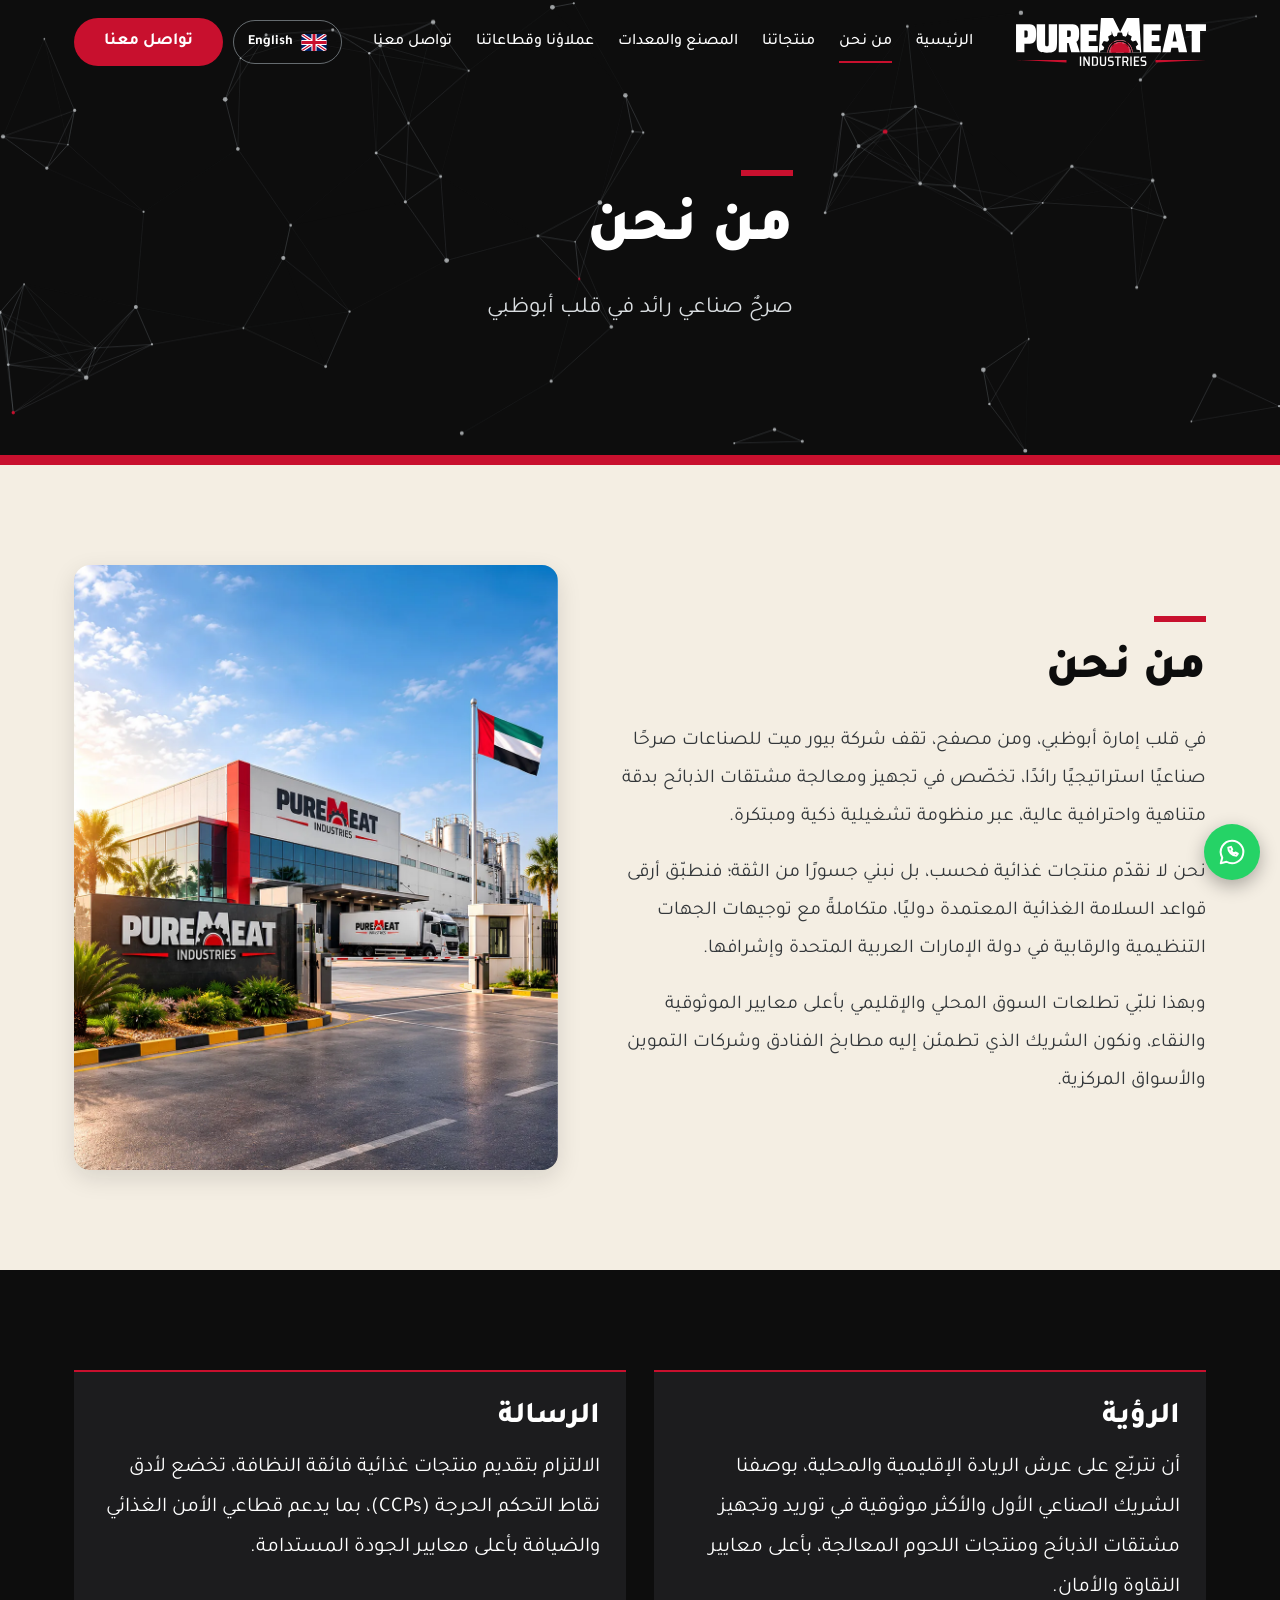
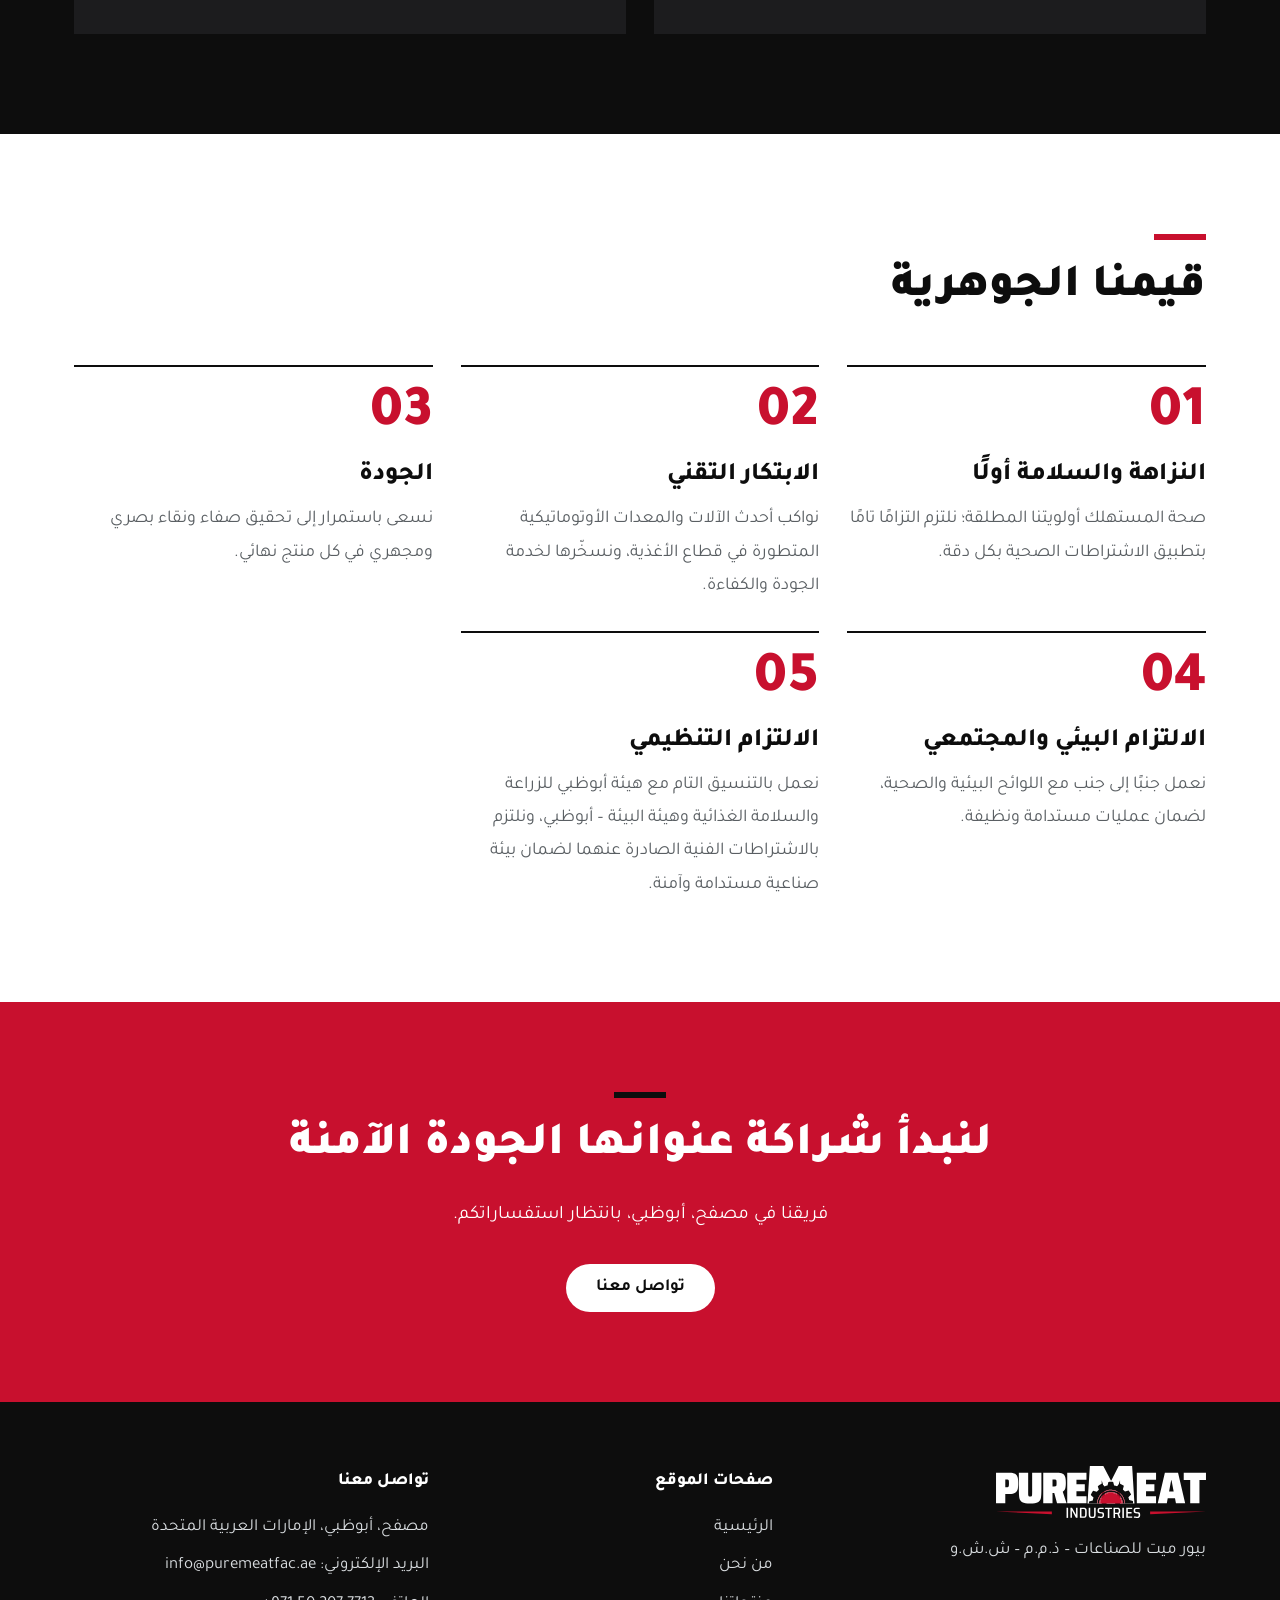
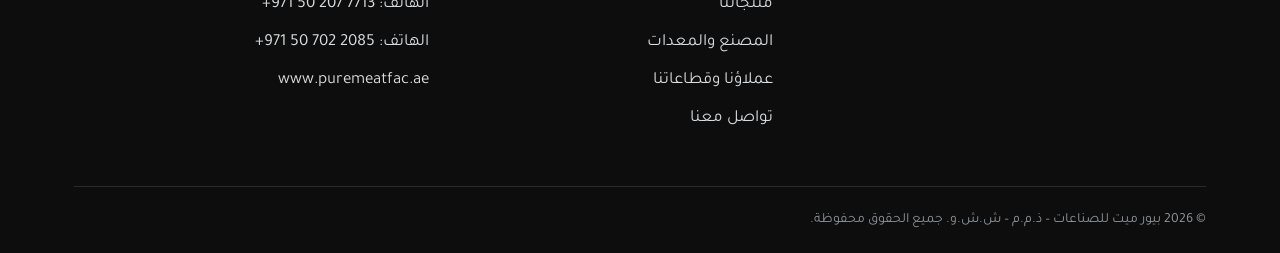
<file: ar/about.html>
<!doctype html>
<html lang="ar" dir="rtl"><head><meta charset="utf-8"><meta name="viewport" content="width=device-width,initial-scale=1,viewport-fit=cover">
<title>من نحن │ بيور ميت للصناعات</title><meta name="description" content="تعرّف على بيور ميت للصناعات: صرح صناعي رائد في أبوظبي متخصص في معالجة مشتقات الذبائح، برؤية ورسالة وقيم تضع السلامة الغذائية أولًا."><meta name="robots" content="noindex,nofollow">
<link rel="alternate" hreflang="ar" href="https://www.puremeatfac.ae/ar/about.html"><link rel="alternate" hreflang="en" href="https://www.puremeatfac.ae/en/about.html">
<link rel="icon" href="../assets/img/favicon.svg" type="image/svg+xml"><link rel="icon" href="../assets/img/favicon-32.png" sizes="32x32" type="image/png"><link rel="apple-touch-icon" href="../assets/img/apple-touch-icon.png">
<link rel="preconnect" href="https://fonts.googleapis.com"><link rel="preconnect" href="https://fonts.gstatic.com" crossorigin><link href="https://fonts.googleapis.com/css2?family=Tajawal:wght@300;400;500;700;800;900&display=swap" rel="stylesheet">
<link rel="stylesheet" href="../assets/css/pm.css"><script defer src="../assets/js/pm.js"></script></head>
<body><a class="pm-skip" href="#main">تخطَّ إلى المحتوى</a>
<header class="pm-header"><div class="pm-wrap">
<a class="pm-logo" href="index.html" aria-label="بيور ميت للصناعات"><img class="l-dark" src="../assets/img/logo-dark.svg" alt=""><img class="l-cream" src="../assets/img/logo-cream.svg" alt=""></a>
<nav class="pm-nav" aria-label="القائمة" id="pm-nav"><a href="index.html">الرئيسية</a><a href="about.html" aria-current="page">من نحن</a><a href="products.html">منتجاتنا</a><a href="factory.html">المصنع والمعدات</a><a href="clients.html">عملاؤنا وقطاعاتنا</a><a href="contact.html">تواصل معنا</a></nav>
<div class="pm-tools"><a class="pm-lang" href="../en/about.html" hreflang="en" lang="en" aria-label="Switch to English"><svg viewBox="0 0 60 40" aria-hidden="true"><clipPath id="u"><rect width="60" height="40"/></clipPath><g clip-path="url(#u)"><rect width="60" height="40" fill="#012169"/><path d="M0 0l60 40M60 0L0 40" stroke="#fff" stroke-width="8"/><path d="M0 0l60 40M60 0L0 40" stroke="#C8102E" stroke-width="3"/><path d="M30 0v40M0 20h60" stroke="#fff" stroke-width="12"/><path d="M30 0v40M0 20h60" stroke="#C8102E" stroke-width="7"/></g></svg><span>English</span></a>
<a class="pm-btn pm-btn-red pm-hide-m" href="contact.html">تواصل معنا</a>
<button class="pm-burger" type="button" aria-label="القائمة" aria-controls="pm-nav" aria-expanded="false"><span class="i-m"><svg class="" width="24" height="24" viewBox="0 0 24 24" fill="none" stroke="currentColor" stroke-width="1.6" stroke-linecap="round" stroke-linejoin="round" aria-hidden="true"><path d="M4 7h16M4 12h16M4 17h16"/></svg></span><span class="i-x"><svg class="" width="24" height="24" viewBox="0 0 24 24" fill="none" stroke="currentColor" stroke-width="1.6" stroke-linecap="round" stroke-linejoin="round" aria-hidden="true"><path d="M6 6l12 12M18 6L6 18"/></svg></span></button></div>
</div></header>
<main id="main"><section class="pm-hero sm pm-dark"><canvas id="pm-fx" aria-hidden="true"></canvas><div class="pm-wrap"><div class="pm-hero-in"><span class="pm-rule"></span><h1 class="pm-r">من نحن</h1><p class="pm-r" style="--i:1">صرحٌ صناعي رائد في قلب أبوظبي</p></div></div></section><section class="pm-sec "><div class="pm-wrap"><div class="pm-split"><div><span class="pm-rule"></span><h2 class="pm-h2 pm-r">من نحن</h2><p class="pm-r" style="--i:1">في قلب إمارة أبوظبي، ومن مصفح، تقف شركة بيور ميت للصناعات صرحًا صناعيًا استراتيجيًا رائدًا، تخصّص في تجهيز ومعالجة مشتقات الذبائح بدقة متناهية واحترافية عالية، عبر منظومة تشغيلية ذكية ومبتكرة.</p><p class="pm-r" style="--i:2">نحن لا نقدّم منتجات غذائية فحسب، بل نبني جسورًا من الثقة؛ فنطبّق أرقى قواعد السلامة الغذائية المعتمدة دوليًا، متكاملةً مع توجيهات الجهات التنظيمية والرقابية في دولة الإمارات العربية المتحدة وإشرافها.</p><p class="pm-r" style="--i:3">وبهذا نلبّي تطلعات السوق المحلي والإقليمي بأعلى معايير الموثوقية والنقاء، ونكون الشريك الذي تطمئن إليه مطابخ الفنادق وشركات التموين والأسواق المركزية.</p></div><figure class="pm-fig pm-r" style="--ar:4/5"><picture><source srcset="../assets/img/about-plant.webp" type="image/webp"><img src="../assets/img/about-plant.jpg" alt="مصنع بيور ميت للصناعات من الخارج" width="1000" height="1250" loading="lazy" decoding="async"></picture></figure></div></div></section><section class="pm-sec pm-dark"><div class="pm-wrap"><div class="pm-grid" style="grid-template-columns:repeat(auto-fit,minmax(320px,1fr))"><article class="pm-card pm-mv pm-r" style="--i:0"><h3>الرؤية</h3><p>أن نتربّع على عرش الريادة الإقليمية والمحلية، بوصفنا الشريك الصناعي الأول والأكثر موثوقية في توريد وتجهيز مشتقات الذبائح ومنتجات اللحوم المعالجة، بأعلى معايير النقاوة والأمان.</p></article><article class="pm-card pm-mv pm-r" style="--i:1"><h3>الرسالة</h3><p>الالتزام بتقديم منتجات غذائية فائقة النظافة، تخضع لأدق نقاط التحكم الحرجة (CCPs)، بما يدعم قطاعي الأمن الغذائي والضيافة بأعلى معايير الجودة المستدامة.</p></article></div></div></section><section class="pm-sec pm-white"><div class="pm-wrap"><div class="pm-head"><span class="pm-rule"></span><h2 class="pm-h2 pm-r">قيمنا الجوهرية</h2></div><div class="pm-grid"><article class="pm-card pm-r" style="--i:0"><div class="pm-no"><span dir="ltr">01</span></div><h3>النزاهة والسلامة أولًا</h3><p>صحة المستهلك أولويتنا المطلقة؛ نلتزم التزامًا تامًا بتطبيق الاشتراطات الصحية بكل دقة.</p></article><article class="pm-card pm-r" style="--i:1"><div class="pm-no"><span dir="ltr">02</span></div><h3>الابتكار التقني</h3><p>نواكب أحدث الآلات والمعدات الأوتوماتيكية المتطورة في قطاع الأغذية، ونسخّرها لخدمة الجودة والكفاءة.</p></article><article class="pm-card pm-r" style="--i:2"><div class="pm-no"><span dir="ltr">03</span></div><h3>الجودة</h3><p>نسعى باستمرار إلى تحقيق صفاء ونقاء بصري ومجهري في كل منتج نهائي.</p></article><article class="pm-card pm-r" style="--i:0"><div class="pm-no"><span dir="ltr">04</span></div><h3>الالتزام البيئي والمجتمعي</h3><p>نعمل جنبًا إلى جنب مع اللوائح البيئية والصحية، لضمان عمليات مستدامة ونظيفة.</p></article><article class="pm-card pm-r" style="--i:1"><div class="pm-no"><span dir="ltr">05</span></div><h3>الالتزام التنظيمي</h3><p>نعمل بالتنسيق التام مع هيئة أبوظبي للزراعة والسلامة الغذائية وهيئة البيئة – أبوظبي، ونلتزم بالاشتراطات الفنية الصادرة عنهما لضمان بيئة صناعية مستدامة وآمنة.</p></article></div></div></section><section class="pm-cta"><div class="pm-wrap"><span class="pm-rule"></span><h2 class="pm-h2 pm-r">لنبدأ شراكة عنوانها الجودة الآمنة</h2><p class="pm-r" style="--i:1">فريقنا في مصفح، أبوظبي، بانتظار استفساراتكم.</p><a class="pm-btn pm-btn-light" href="contact.html">تواصل معنا</a></div></section></main>
<footer class="pm-footer"><div class="pm-wrap"><div class="pm-fgrid">
<div><a class="pm-logo" href="index.html" aria-label="بيور ميت للصناعات"><img src="../assets/img/logo-dark.svg" alt=""></a><p>بيور ميت للصناعات – ذ.م.م – ش.ش.و</p></div>
<div><h4>صفحات الموقع</h4><ul><li><a href="index.html">الرئيسية</a></li><li><a href="about.html">من نحن</a></li><li><a href="products.html">منتجاتنا</a></li><li><a href="factory.html">المصنع والمعدات</a></li><li><a href="clients.html">عملاؤنا وقطاعاتنا</a></li><li><a href="contact.html">تواصل معنا</a></li></ul></div>
<div><h4>تواصل معنا</h4><ul><li>مصفح، أبوظبي، الإمارات العربية المتحدة</li><li>البريد الإلكتروني: <a dir="ltr" href="mailto:info@puremeatfac.ae">info@puremeatfac.ae</a></li><li>الهاتف: <a dir="ltr" href="tel:+971502077713">+971 50 207 7713</a></li><li>الهاتف: <a dir="ltr" href="tel:+971507022085">+971 50 702 2085</a></li><li><a dir="ltr" href="https://www.puremeatfac.ae">www.puremeatfac.ae</a></li></ul></div>
</div><div class="pm-copy">© 2026 بيور ميت للصناعات – ذ.م.م – ش.ش.و. جميع الحقوق محفوظة.</div></div></footer>
<a class="pm-fab pm-wa" href="https://wa.me/971507022085?text=%D8%A7%D9%84%D8%B3%D9%84%D8%A7%D9%85%20%D8%B9%D9%84%D9%8A%D9%83%D9%85%D8%8C%20%D8%A3%D8%B1%D8%BA%D8%A8%20%D9%81%D9%8A%20%D8%A7%D9%84%D8%A7%D8%B3%D8%AA%D9%81%D8%B3%D8%A7%D8%B1%20%D8%B9%D9%86%20%D9%85%D9%86%D8%AA%D8%AC%D8%A7%D8%AA%20%D8%A8%D9%8A%D9%88%D8%B1%20%D9%85%D9%8A%D8%AA%20%D9%84%D9%84%D8%B5%D9%86%D8%A7%D8%B9%D8%A7%D8%AA." target="_blank" rel="noopener" aria-label="تواصل عبر واتساب"><svg class="" width="30" height="30" viewBox="0 0 24 24" fill="none" stroke="currentColor" stroke-width="1.6" stroke-linecap="round" stroke-linejoin="round" aria-hidden="true"><path d="M12 3a9 9 0 00-7.8 13.5L3 21l4.6-1.2A9 9 0 1012 3z"/><path d="M9 8.5c0 3.5 3 6.5 6.5 6.5l1.2-1.6-2-1-.9.8c-1-.4-2-1.4-2.4-2.4l.8-.9-1-2z"/></svg></a>
<button class="pm-fab pm-top" type="button" aria-label="إلى الأعلى"><svg class="" width="24" height="24" viewBox="0 0 24 24" fill="none" stroke="currentColor" stroke-width="1.6" stroke-linecap="round" stroke-linejoin="round" aria-hidden="true"><path d="M12 19V5M5 12l7-7 7 7"/></svg></button>
</body></html>
</file>
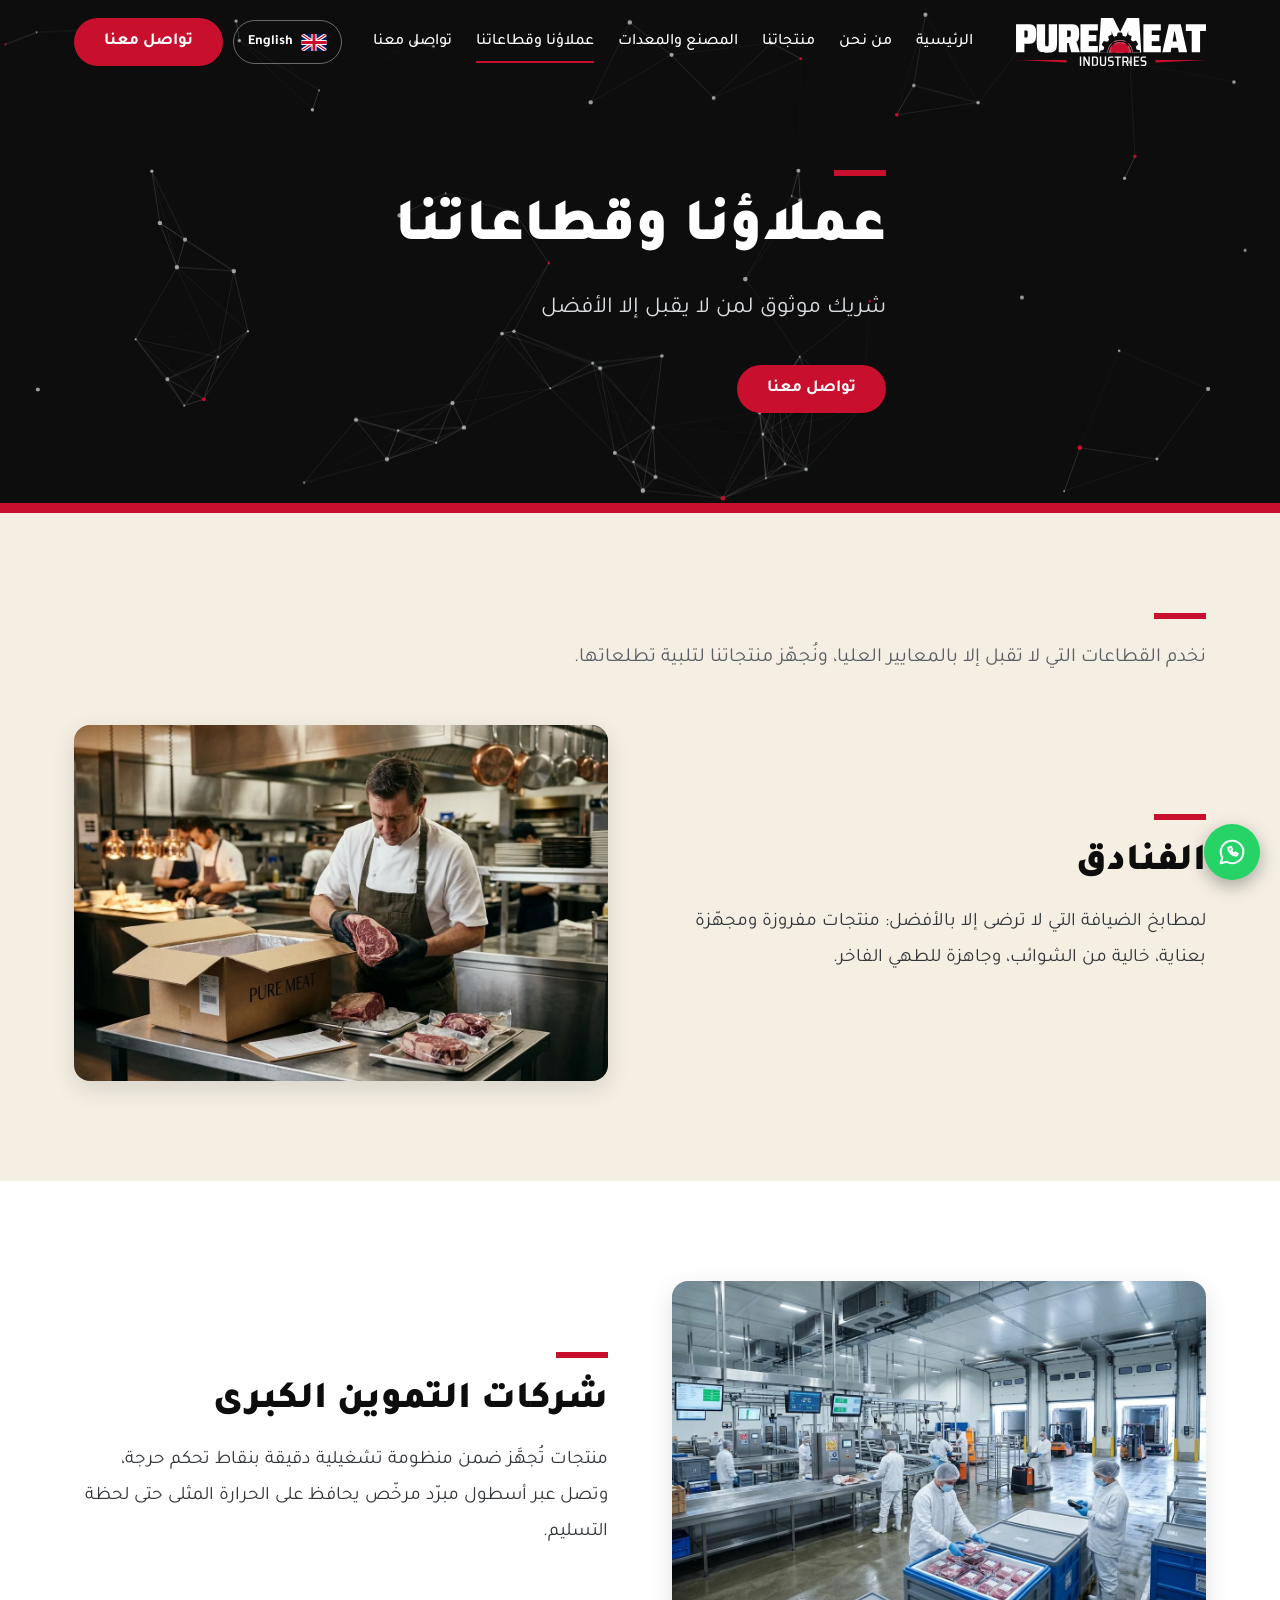
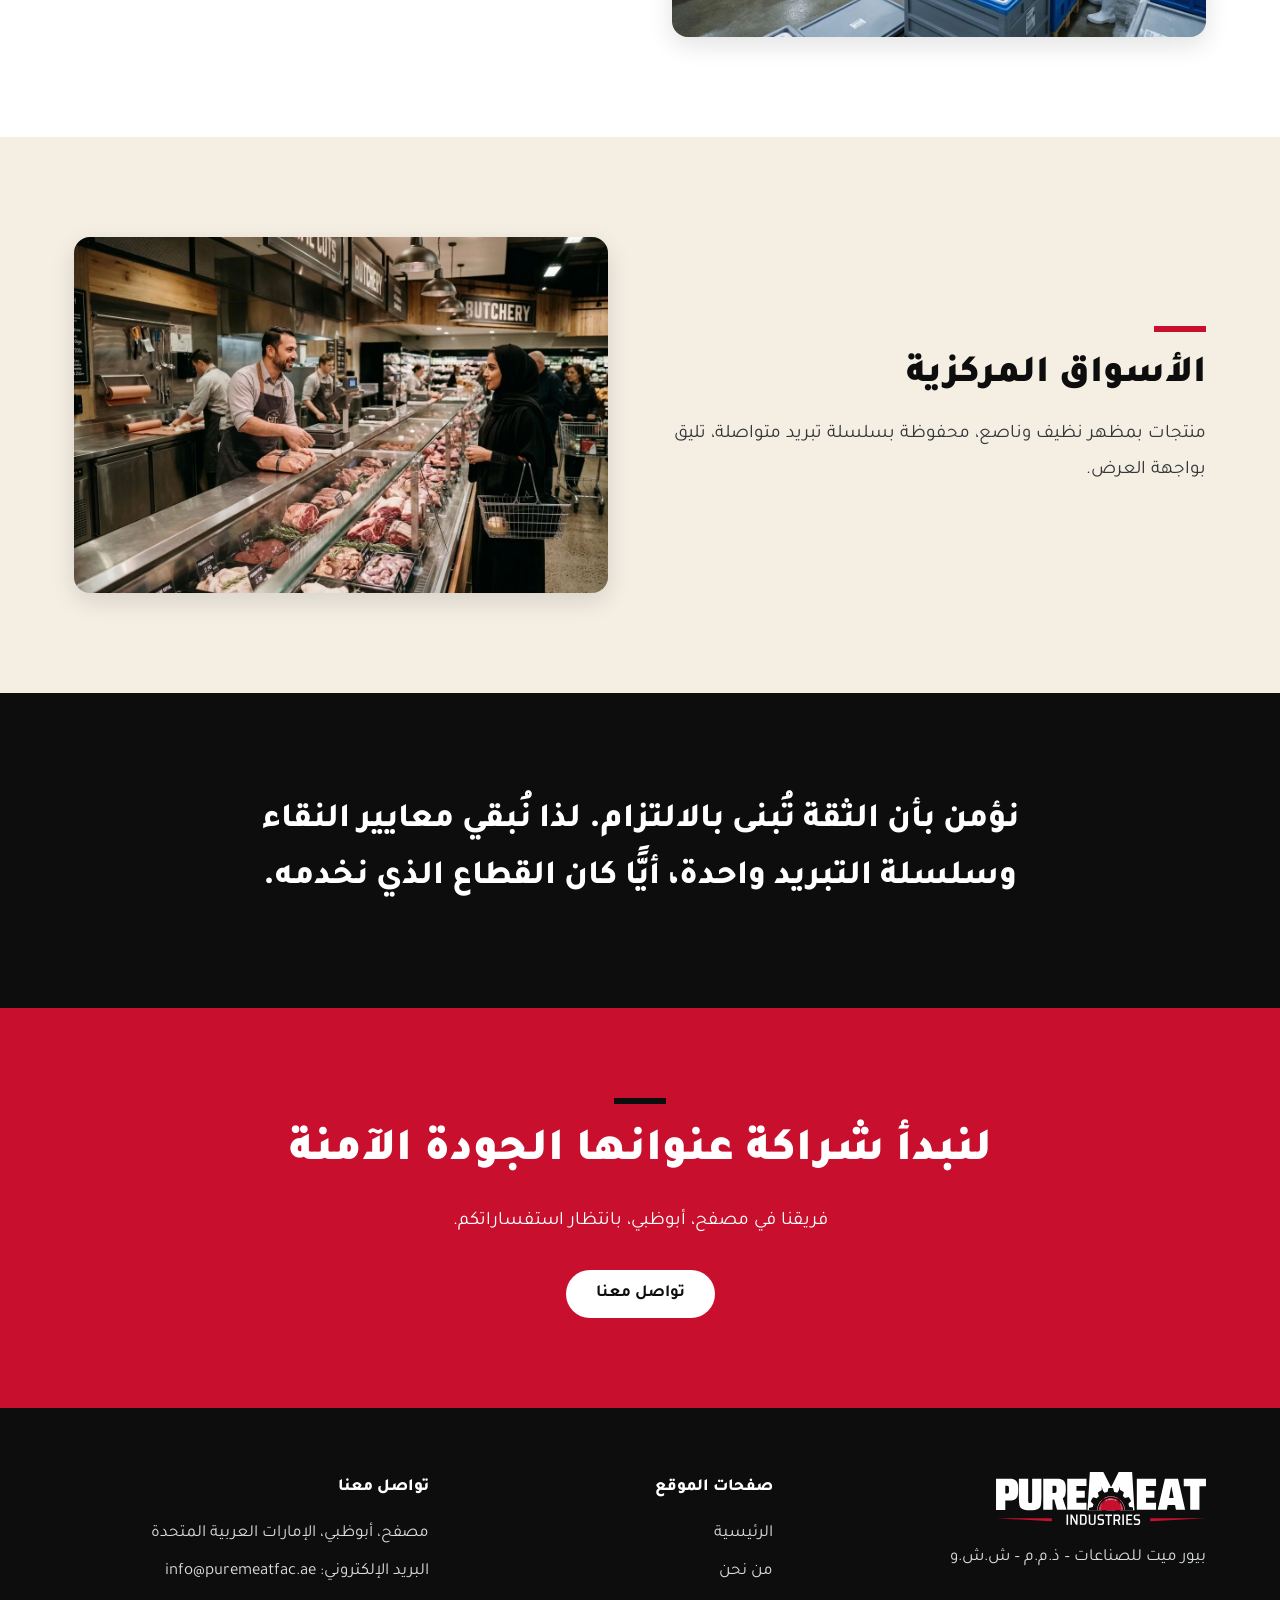
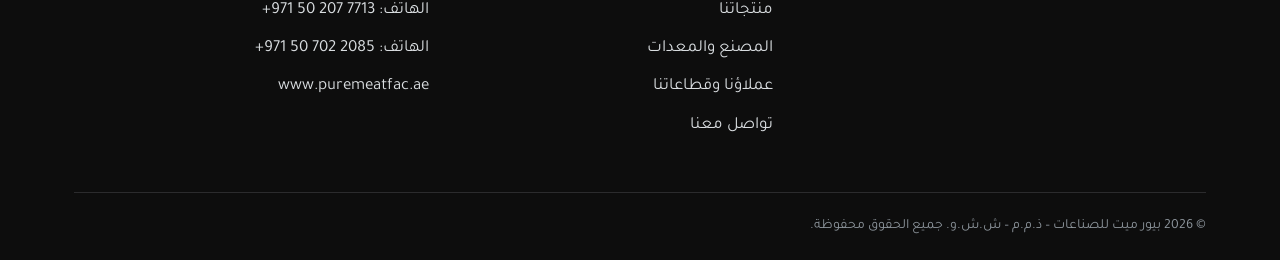
<file: ar/clients.html>
<!doctype html>
<html lang="ar" dir="rtl"><head><meta charset="utf-8"><meta name="viewport" content="width=device-width,initial-scale=1,viewport-fit=cover">
<title>عملاؤنا وقطاعاتنا │ بيور ميت للصناعات</title><meta name="description" content="نخدم الفنادق وشركات التموين الكبرى والأسواق المركزية بمنتجات مجهزة بأعلى معايير النقاء والسلامة الغذائية."><meta name="robots" content="noindex,nofollow">
<link rel="alternate" hreflang="ar" href="https://www.puremeatfac.ae/ar/clients.html"><link rel="alternate" hreflang="en" href="https://www.puremeatfac.ae/en/clients.html">
<link rel="icon" href="../assets/img/favicon.svg" type="image/svg+xml"><link rel="icon" href="../assets/img/favicon-32.png" sizes="32x32" type="image/png"><link rel="apple-touch-icon" href="../assets/img/apple-touch-icon.png">
<link rel="preconnect" href="https://fonts.googleapis.com"><link rel="preconnect" href="https://fonts.gstatic.com" crossorigin><link href="https://fonts.googleapis.com/css2?family=Tajawal:wght@300;400;500;700;800;900&display=swap" rel="stylesheet">
<link rel="stylesheet" href="../assets/css/pm.css"><script defer src="../assets/js/pm.js"></script></head>
<body><a class="pm-skip" href="#main">تخطَّ إلى المحتوى</a>
<header class="pm-header"><div class="pm-wrap">
<a class="pm-logo" href="index.html" aria-label="بيور ميت للصناعات"><img class="l-dark" src="../assets/img/logo-dark.svg" alt=""><img class="l-cream" src="../assets/img/logo-cream.svg" alt=""></a>
<nav class="pm-nav" aria-label="القائمة" id="pm-nav"><a href="index.html">الرئيسية</a><a href="about.html">من نحن</a><a href="products.html">منتجاتنا</a><a href="factory.html">المصنع والمعدات</a><a href="clients.html" aria-current="page">عملاؤنا وقطاعاتنا</a><a href="contact.html">تواصل معنا</a></nav>
<div class="pm-tools"><a class="pm-lang" href="../en/clients.html" hreflang="en" lang="en" aria-label="Switch to English"><svg viewBox="0 0 60 40" aria-hidden="true"><clipPath id="u"><rect width="60" height="40"/></clipPath><g clip-path="url(#u)"><rect width="60" height="40" fill="#012169"/><path d="M0 0l60 40M60 0L0 40" stroke="#fff" stroke-width="8"/><path d="M0 0l60 40M60 0L0 40" stroke="#C8102E" stroke-width="3"/><path d="M30 0v40M0 20h60" stroke="#fff" stroke-width="12"/><path d="M30 0v40M0 20h60" stroke="#C8102E" stroke-width="7"/></g></svg><span>English</span></a>
<a class="pm-btn pm-btn-red pm-hide-m" href="contact.html">تواصل معنا</a>
<button class="pm-burger" type="button" aria-label="القائمة" aria-controls="pm-nav" aria-expanded="false"><span class="i-m"><svg class="" width="24" height="24" viewBox="0 0 24 24" fill="none" stroke="currentColor" stroke-width="1.6" stroke-linecap="round" stroke-linejoin="round" aria-hidden="true"><path d="M4 7h16M4 12h16M4 17h16"/></svg></span><span class="i-x"><svg class="" width="24" height="24" viewBox="0 0 24 24" fill="none" stroke="currentColor" stroke-width="1.6" stroke-linecap="round" stroke-linejoin="round" aria-hidden="true"><path d="M6 6l12 12M18 6L6 18"/></svg></span></button></div>
</div></header>
<main id="main"><section class="pm-hero sm pm-dark"><canvas id="pm-fx" aria-hidden="true"></canvas><div class="pm-wrap"><div class="pm-hero-in"><span class="pm-rule"></span><h1 class="pm-r">عملاؤنا وقطاعاتنا</h1><p class="pm-r" style="--i:1">شريك موثوق لمن لا يقبل إلا الأفضل</p><div class="pm-actions pm-r" style="--i:2"><a class="pm-btn pm-btn-red" href="contact.html">تواصل معنا</a></div></div></div></section><section class="pm-sec "><div class="pm-wrap"><div class="pm-head"><span class="pm-rule"></span><p class="pm-r" style="--i:1">نخدم القطاعات التي لا تقبل إلا بالمعايير العليا، ونُجهّز منتجاتنا لتلبية تطلعاتها.</p></div><div class="pm-row "><div class="pm-r"><span class="pm-rule"></span><h2>الفنادق</h2><p>لمطابخ الضيافة التي لا ترضى إلا بالأفضل: منتجات مفروزة ومجهّزة بعناية، خالية من الشوائب، وجاهزة للطهي الفاخر.</p></div><figure class="pm-fig pm-r" style="--ar:3/2"><picture><source srcset="../assets/img/clients-hotels.webp" type="image/webp"><img src="../assets/img/clients-hotels.jpg" alt="طاهٍ يفحص قطعة لحم طازجة في مطبخ فندق" width="1200" height="800" loading="lazy" decoding="async"></picture></figure></div></div></section><section class="pm-sec pm-white"><div class="pm-wrap"><div class="pm-row rev"><div class="pm-r"><span class="pm-rule"></span><h2>شركات التموين الكبرى</h2><p>منتجات تُجهَّز ضمن منظومة تشغيلية دقيقة بنقاط تحكم حرجة، وتصل عبر أسطول مبرّد مرخّص يحافظ على الحرارة المثلى حتى لحظة التسليم.</p></div><figure class="pm-fig pm-r" style="--ar:3/2"><picture><source srcset="../assets/img/clients-catering.webp" type="image/webp"><img src="../assets/img/clients-catering.jpg" alt="منطقة التحميل والتبريد في مرافق التموين الكبرى" width="1200" height="800" loading="lazy" decoding="async"></picture></figure></div></div></section><section class="pm-sec "><div class="pm-wrap"><div class="pm-row "><div class="pm-r"><span class="pm-rule"></span><h2>الأسواق المركزية</h2><p>منتجات بمظهر نظيف وناصع، محفوظة بسلسلة تبريد متواصلة، تليق بواجهة العرض.</p></div><figure class="pm-fig pm-r" style="--ar:3/2"><picture><source srcset="../assets/img/clients-supermarkets.webp" type="image/webp"><img src="../assets/img/clients-supermarkets.jpg" alt="ركن الجزارة في سوق مركزي وزبونة تتسوق" width="1200" height="800" loading="lazy" decoding="async"></picture></figure></div></div></section><section class="pm-sec pm-dark"><div class="pm-wrap"><p class="pm-qdark pm-r">نؤمن بأن الثقة تُبنى بالالتزام. لذا نُبقي معايير النقاء وسلسلة التبريد واحدة، أيًّا كان القطاع الذي نخدمه.</p></div></section><section class="pm-cta"><div class="pm-wrap"><span class="pm-rule"></span><h2 class="pm-h2 pm-r">لنبدأ شراكة عنوانها الجودة الآمنة</h2><p class="pm-r" style="--i:1">فريقنا في مصفح، أبوظبي، بانتظار استفساراتكم.</p><a class="pm-btn pm-btn-light" href="contact.html">تواصل معنا</a></div></section></main>
<footer class="pm-footer"><div class="pm-wrap"><div class="pm-fgrid">
<div><a class="pm-logo" href="index.html" aria-label="بيور ميت للصناعات"><img src="../assets/img/logo-dark.svg" alt=""></a><p>بيور ميت للصناعات – ذ.م.م – ش.ش.و</p></div>
<div><h4>صفحات الموقع</h4><ul><li><a href="index.html">الرئيسية</a></li><li><a href="about.html">من نحن</a></li><li><a href="products.html">منتجاتنا</a></li><li><a href="factory.html">المصنع والمعدات</a></li><li><a href="clients.html">عملاؤنا وقطاعاتنا</a></li><li><a href="contact.html">تواصل معنا</a></li></ul></div>
<div><h4>تواصل معنا</h4><ul><li>مصفح، أبوظبي، الإمارات العربية المتحدة</li><li>البريد الإلكتروني: <a dir="ltr" href="mailto:info@puremeatfac.ae">info@puremeatfac.ae</a></li><li>الهاتف: <a dir="ltr" href="tel:+971502077713">+971 50 207 7713</a></li><li>الهاتف: <a dir="ltr" href="tel:+971507022085">+971 50 702 2085</a></li><li><a dir="ltr" href="https://www.puremeatfac.ae">www.puremeatfac.ae</a></li></ul></div>
</div><div class="pm-copy">© 2026 بيور ميت للصناعات – ذ.م.م – ش.ش.و. جميع الحقوق محفوظة.</div></div></footer>
<a class="pm-fab pm-wa" href="https://wa.me/971507022085?text=%D8%A7%D9%84%D8%B3%D9%84%D8%A7%D9%85%20%D8%B9%D9%84%D9%8A%D9%83%D9%85%D8%8C%20%D8%A3%D8%B1%D8%BA%D8%A8%20%D9%81%D9%8A%20%D8%A7%D9%84%D8%A7%D8%B3%D8%AA%D9%81%D8%B3%D8%A7%D8%B1%20%D8%B9%D9%86%20%D9%85%D9%86%D8%AA%D8%AC%D8%A7%D8%AA%20%D8%A8%D9%8A%D9%88%D8%B1%20%D9%85%D9%8A%D8%AA%20%D9%84%D9%84%D8%B5%D9%86%D8%A7%D8%B9%D8%A7%D8%AA." target="_blank" rel="noopener" aria-label="تواصل عبر واتساب"><svg class="" width="30" height="30" viewBox="0 0 24 24" fill="none" stroke="currentColor" stroke-width="1.6" stroke-linecap="round" stroke-linejoin="round" aria-hidden="true"><path d="M12 3a9 9 0 00-7.8 13.5L3 21l4.6-1.2A9 9 0 1012 3z"/><path d="M9 8.5c0 3.5 3 6.5 6.5 6.5l1.2-1.6-2-1-.9.8c-1-.4-2-1.4-2.4-2.4l.8-.9-1-2z"/></svg></a>
<button class="pm-fab pm-top" type="button" aria-label="إلى الأعلى"><svg class="" width="24" height="24" viewBox="0 0 24 24" fill="none" stroke="currentColor" stroke-width="1.6" stroke-linecap="round" stroke-linejoin="round" aria-hidden="true"><path d="M12 19V5M5 12l7-7 7 7"/></svg></button>
</body></html>
</file>
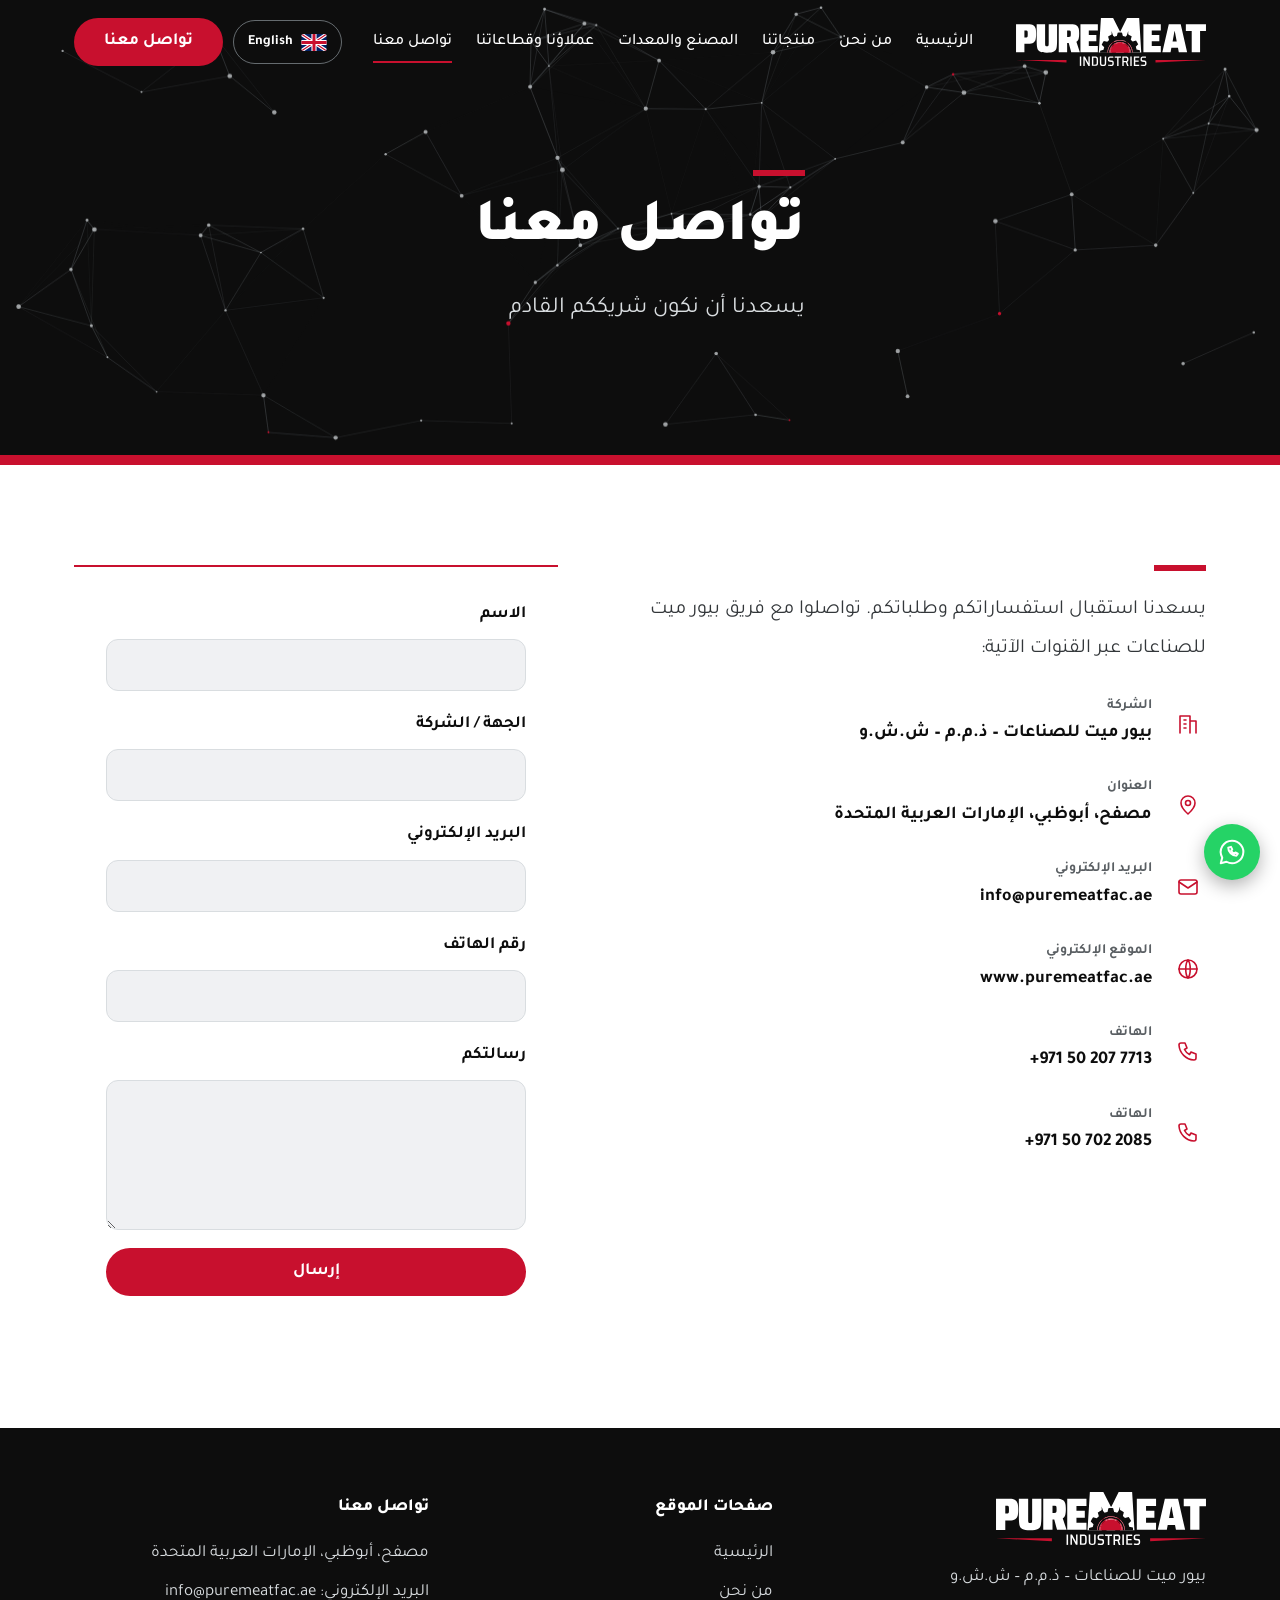
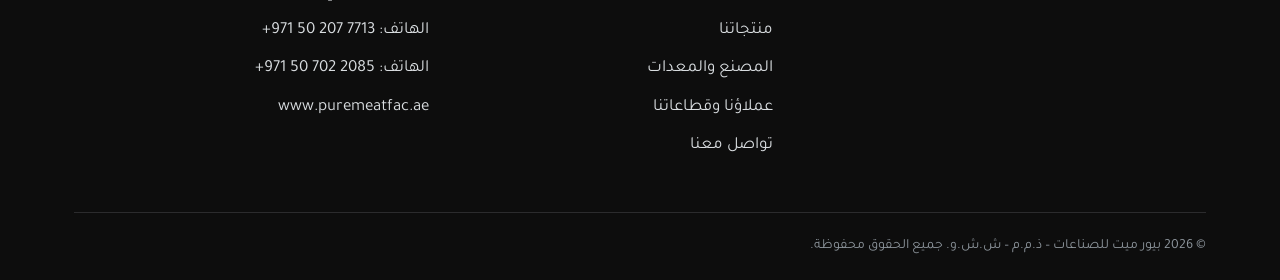
<file: ar/contact.html>
<!doctype html>
<html lang="ar" dir="rtl"><head><meta charset="utf-8"><meta name="viewport" content="width=device-width,initial-scale=1,viewport-fit=cover">
<title>تواصل معنا │ بيور ميت للصناعات – مصفح، أبوظبي</title><meta name="description" content="تواصل مع بيور ميت للصناعات في مصفح، أبوظبي: البريد الإلكتروني، والهاتف، والموقع الإلكتروني."><meta name="robots" content="noindex,nofollow">
<link rel="alternate" hreflang="ar" href="https://www.puremeatfac.ae/ar/contact.html"><link rel="alternate" hreflang="en" href="https://www.puremeatfac.ae/en/contact.html">
<link rel="icon" href="../assets/img/favicon.svg" type="image/svg+xml"><link rel="icon" href="../assets/img/favicon-32.png" sizes="32x32" type="image/png"><link rel="apple-touch-icon" href="../assets/img/apple-touch-icon.png">
<link rel="preconnect" href="https://fonts.googleapis.com"><link rel="preconnect" href="https://fonts.gstatic.com" crossorigin><link href="https://fonts.googleapis.com/css2?family=Tajawal:wght@300;400;500;700;800;900&display=swap" rel="stylesheet">
<link rel="stylesheet" href="../assets/css/pm.css"><script defer src="../assets/js/pm.js"></script></head>
<body><a class="pm-skip" href="#main">تخطَّ إلى المحتوى</a>
<header class="pm-header"><div class="pm-wrap">
<a class="pm-logo" href="index.html" aria-label="بيور ميت للصناعات"><img class="l-dark" src="../assets/img/logo-dark.svg" alt=""><img class="l-cream" src="../assets/img/logo-cream.svg" alt=""></a>
<nav class="pm-nav" aria-label="القائمة" id="pm-nav"><a href="index.html">الرئيسية</a><a href="about.html">من نحن</a><a href="products.html">منتجاتنا</a><a href="factory.html">المصنع والمعدات</a><a href="clients.html">عملاؤنا وقطاعاتنا</a><a href="contact.html" aria-current="page">تواصل معنا</a></nav>
<div class="pm-tools"><a class="pm-lang" href="../en/contact.html" hreflang="en" lang="en" aria-label="Switch to English"><svg viewBox="0 0 60 40" aria-hidden="true"><clipPath id="u"><rect width="60" height="40"/></clipPath><g clip-path="url(#u)"><rect width="60" height="40" fill="#012169"/><path d="M0 0l60 40M60 0L0 40" stroke="#fff" stroke-width="8"/><path d="M0 0l60 40M60 0L0 40" stroke="#C8102E" stroke-width="3"/><path d="M30 0v40M0 20h60" stroke="#fff" stroke-width="12"/><path d="M30 0v40M0 20h60" stroke="#C8102E" stroke-width="7"/></g></svg><span>English</span></a>
<a class="pm-btn pm-btn-red pm-hide-m" href="contact.html">تواصل معنا</a>
<button class="pm-burger" type="button" aria-label="القائمة" aria-controls="pm-nav" aria-expanded="false"><span class="i-m"><svg class="" width="24" height="24" viewBox="0 0 24 24" fill="none" stroke="currentColor" stroke-width="1.6" stroke-linecap="round" stroke-linejoin="round" aria-hidden="true"><path d="M4 7h16M4 12h16M4 17h16"/></svg></span><span class="i-x"><svg class="" width="24" height="24" viewBox="0 0 24 24" fill="none" stroke="currentColor" stroke-width="1.6" stroke-linecap="round" stroke-linejoin="round" aria-hidden="true"><path d="M6 6l12 12M18 6L6 18"/></svg></span></button></div>
</div></header>
<main id="main"><section class="pm-hero sm pm-dark"><canvas id="pm-fx" aria-hidden="true"></canvas><div class="pm-wrap"><div class="pm-hero-in"><span class="pm-rule"></span><h1 class="pm-r">تواصل معنا</h1><p class="pm-r" style="--i:1">يسعدنا أن نكون شريككم القادم</p></div></div></section><section class="pm-sec pm-white"><div class="pm-wrap"><div class="pm-split" style="align-items:start"><div><span class="pm-rule"></span><p class="pm-r" style="font-size:20px;margin-bottom:28px">يسعدنا استقبال استفساراتكم وطلباتكم. تواصلوا مع فريق بيور ميت للصناعات عبر القنوات الآتية:</p><div class="pm-info"><div class="pm-r" style="--i:0"><span class="pm-ico"><svg class="" width="24" height="24" viewBox="0 0 24 24" fill="none" stroke="currentColor" stroke-width="1.6" stroke-linecap="round" stroke-linejoin="round" aria-hidden="true"><path d="M4 21V4h10v17M14 9h6v12M8 8h2M8 12h2M8 16h2"/></svg></span><span><small>الشركة</small><b>بيور ميت للصناعات – ذ.م.م – ش.ش.و</b></span></div><div class="pm-r" style="--i:1"><span class="pm-ico"><svg class="" width="24" height="24" viewBox="0 0 24 24" fill="none" stroke="currentColor" stroke-width="1.6" stroke-linecap="round" stroke-linejoin="round" aria-hidden="true"><path d="M12 21s7-6.2 7-11a7 7 0 10-14 0c0 4.8 7 11 7 11z"/><circle cx="12" cy="10" r="2.5"/></svg></span><span><small>العنوان</small><b>مصفح، أبوظبي، الإمارات العربية المتحدة</b></span></div><a class="pm-info-l pm-r" style="--i:2" href="mailto:info@puremeatfac.ae"><span class="pm-ico"><svg class="" width="24" height="24" viewBox="0 0 24 24" fill="none" stroke="currentColor" stroke-width="1.6" stroke-linecap="round" stroke-linejoin="round" aria-hidden="true"><rect x="3" y="5" width="18" height="14" rx="2"/><path d="M3 7l9 6 9-6"/></svg></span><span><small>البريد الإلكتروني</small><b><bdi dir="ltr">info@puremeatfac.ae</bdi></b></span></a><a class="pm-info-l pm-r" style="--i:0" href="https://www.puremeatfac.ae"><span class="pm-ico"><svg class="" width="24" height="24" viewBox="0 0 24 24" fill="none" stroke="currentColor" stroke-width="1.6" stroke-linecap="round" stroke-linejoin="round" aria-hidden="true"><circle cx="12" cy="12" r="9"/><path d="M3 12h18M12 3c3 3.5 3 14.5 0 18M12 3c-3 3.5-3 14.5 0 18"/></svg></span><span><small>الموقع الإلكتروني</small><b><bdi dir="ltr">www.puremeatfac.ae</bdi></b></span></a><a class="pm-info-l pm-r" style="--i:1" href="tel:+971502077713"><span class="pm-ico"><svg class="" width="24" height="24" viewBox="0 0 24 24" fill="none" stroke="currentColor" stroke-width="1.6" stroke-linecap="round" stroke-linejoin="round" aria-hidden="true"><path d="M5 4h4l2 5-2.5 1.5a11 11 0 005 5L15 13l5 2v4a2 2 0 01-2 2A16 16 0 013 6a2 2 0 012-2z"/></svg></span><span><small>الهاتف</small><b><bdi dir="ltr">+971 50 207 7713</bdi></b></span></a><a class="pm-info-l pm-r" style="--i:2" href="tel:+971507022085"><span class="pm-ico"><svg class="" width="24" height="24" viewBox="0 0 24 24" fill="none" stroke="currentColor" stroke-width="1.6" stroke-linecap="round" stroke-linejoin="round" aria-hidden="true"><path d="M5 4h4l2 5-2.5 1.5a11 11 0 005 5L15 13l5 2v4a2 2 0 01-2 2A16 16 0 013 6a2 2 0 012-2z"/></svg></span><span><small>الهاتف</small><b><bdi dir="ltr">+971 50 702 2085</bdi></b></span></a></div></div><form class="pm-form pm-r" onsubmit="return false"><label>الاسم<input type="text" name="f0" autocomplete="name"></label><label>الجهة / الشركة<input type="text" name="f1" autocomplete="organization"></label><label>البريد الإلكتروني<input type="email" name="f2" autocomplete="email"></label><label>رقم الهاتف<input type="tel" name="f3" autocomplete="tel"></label><label>رسالتكم<textarea name="msg" rows="5"></textarea></label><button class="pm-btn pm-btn-red" type="submit">إرسال</button></form></div></div></section></main>
<footer class="pm-footer"><div class="pm-wrap"><div class="pm-fgrid">
<div><a class="pm-logo" href="index.html" aria-label="بيور ميت للصناعات"><img src="../assets/img/logo-dark.svg" alt=""></a><p>بيور ميت للصناعات – ذ.م.م – ش.ش.و</p></div>
<div><h4>صفحات الموقع</h4><ul><li><a href="index.html">الرئيسية</a></li><li><a href="about.html">من نحن</a></li><li><a href="products.html">منتجاتنا</a></li><li><a href="factory.html">المصنع والمعدات</a></li><li><a href="clients.html">عملاؤنا وقطاعاتنا</a></li><li><a href="contact.html">تواصل معنا</a></li></ul></div>
<div><h4>تواصل معنا</h4><ul><li>مصفح، أبوظبي، الإمارات العربية المتحدة</li><li>البريد الإلكتروني: <a dir="ltr" href="mailto:info@puremeatfac.ae">info@puremeatfac.ae</a></li><li>الهاتف: <a dir="ltr" href="tel:+971502077713">+971 50 207 7713</a></li><li>الهاتف: <a dir="ltr" href="tel:+971507022085">+971 50 702 2085</a></li><li><a dir="ltr" href="https://www.puremeatfac.ae">www.puremeatfac.ae</a></li></ul></div>
</div><div class="pm-copy">© 2026 بيور ميت للصناعات – ذ.م.م – ش.ش.و. جميع الحقوق محفوظة.</div></div></footer>
<a class="pm-fab pm-wa" href="https://wa.me/971507022085?text=%D8%A7%D9%84%D8%B3%D9%84%D8%A7%D9%85%20%D8%B9%D9%84%D9%8A%D9%83%D9%85%D8%8C%20%D8%A3%D8%B1%D8%BA%D8%A8%20%D9%81%D9%8A%20%D8%A7%D9%84%D8%A7%D8%B3%D8%AA%D9%81%D8%B3%D8%A7%D8%B1%20%D8%B9%D9%86%20%D9%85%D9%86%D8%AA%D8%AC%D8%A7%D8%AA%20%D8%A8%D9%8A%D9%88%D8%B1%20%D9%85%D9%8A%D8%AA%20%D9%84%D9%84%D8%B5%D9%86%D8%A7%D8%B9%D8%A7%D8%AA." target="_blank" rel="noopener" aria-label="تواصل عبر واتساب"><svg class="" width="30" height="30" viewBox="0 0 24 24" fill="none" stroke="currentColor" stroke-width="1.6" stroke-linecap="round" stroke-linejoin="round" aria-hidden="true"><path d="M12 3a9 9 0 00-7.8 13.5L3 21l4.6-1.2A9 9 0 1012 3z"/><path d="M9 8.5c0 3.5 3 6.5 6.5 6.5l1.2-1.6-2-1-.9.8c-1-.4-2-1.4-2.4-2.4l.8-.9-1-2z"/></svg></a>
<button class="pm-fab pm-top" type="button" aria-label="إلى الأعلى"><svg class="" width="24" height="24" viewBox="0 0 24 24" fill="none" stroke="currentColor" stroke-width="1.6" stroke-linecap="round" stroke-linejoin="round" aria-hidden="true"><path d="M12 19V5M5 12l7-7 7 7"/></svg></button>
</body></html>
</file>
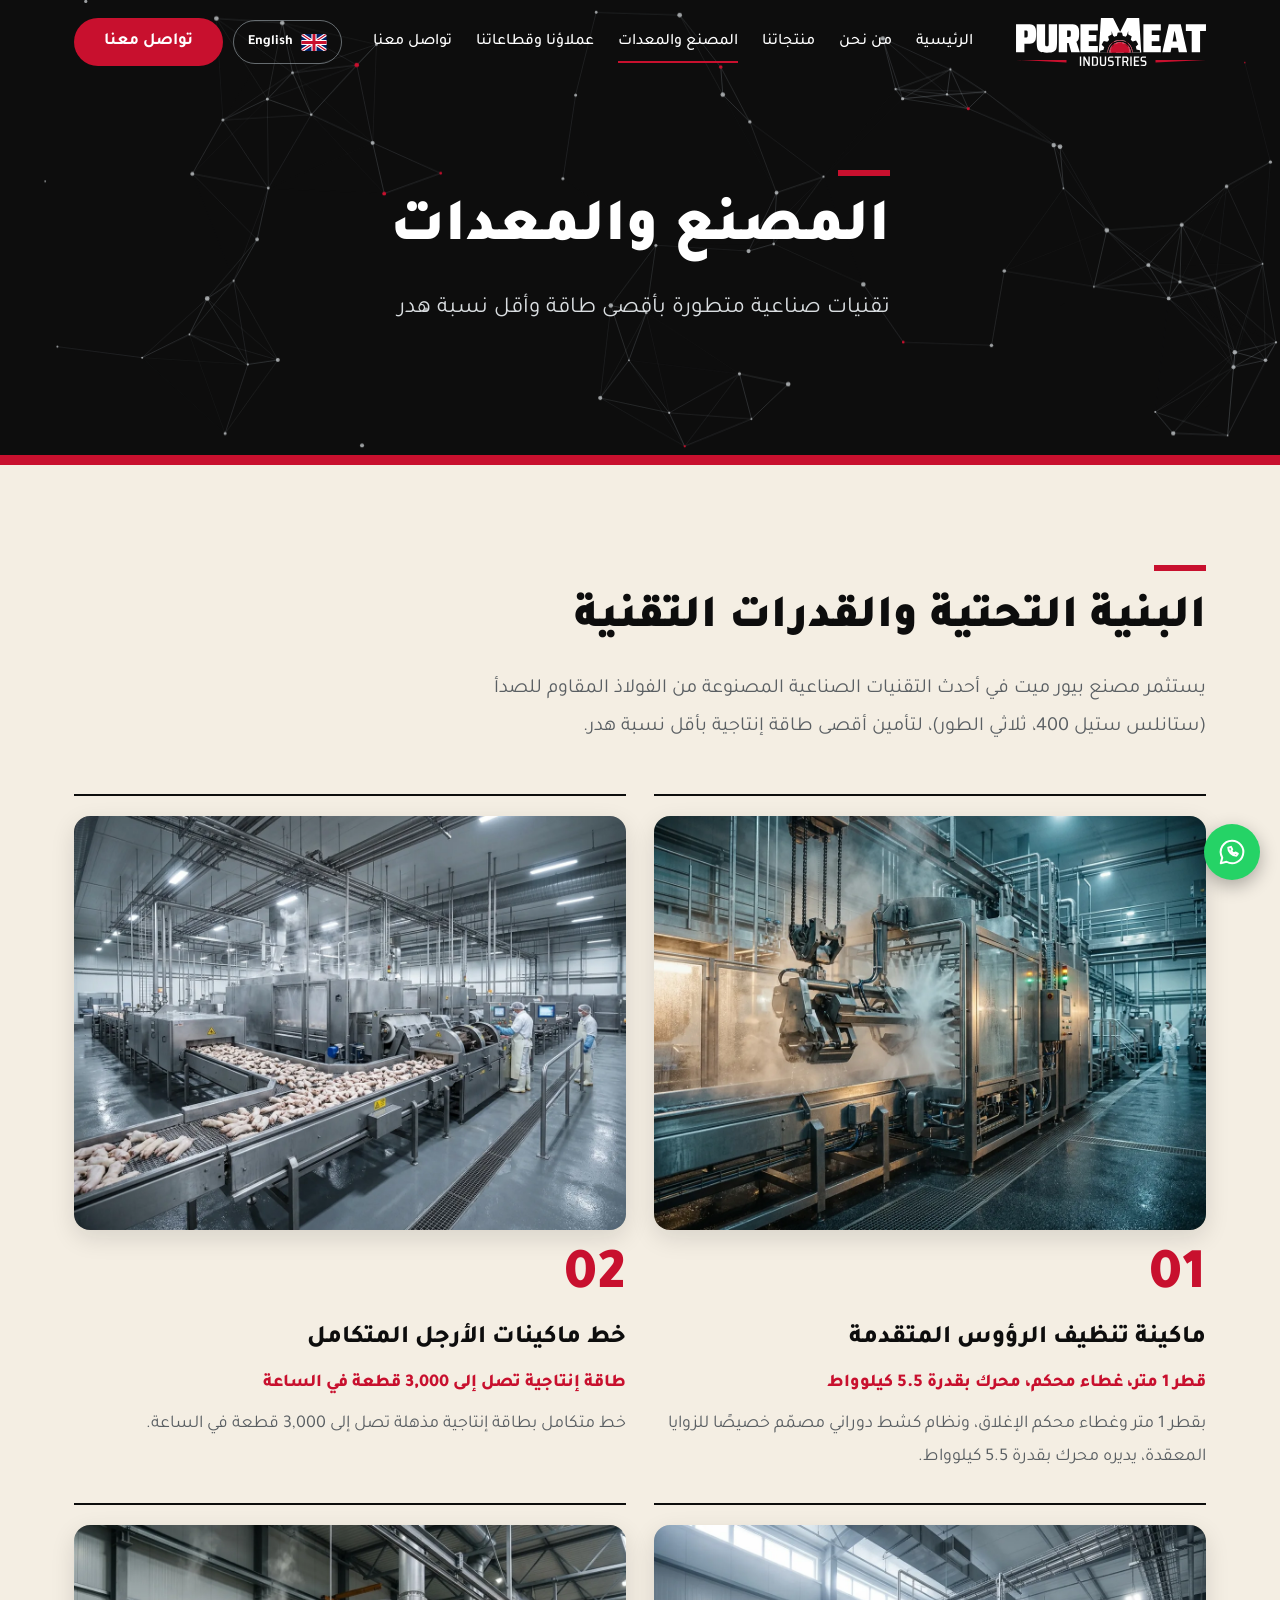
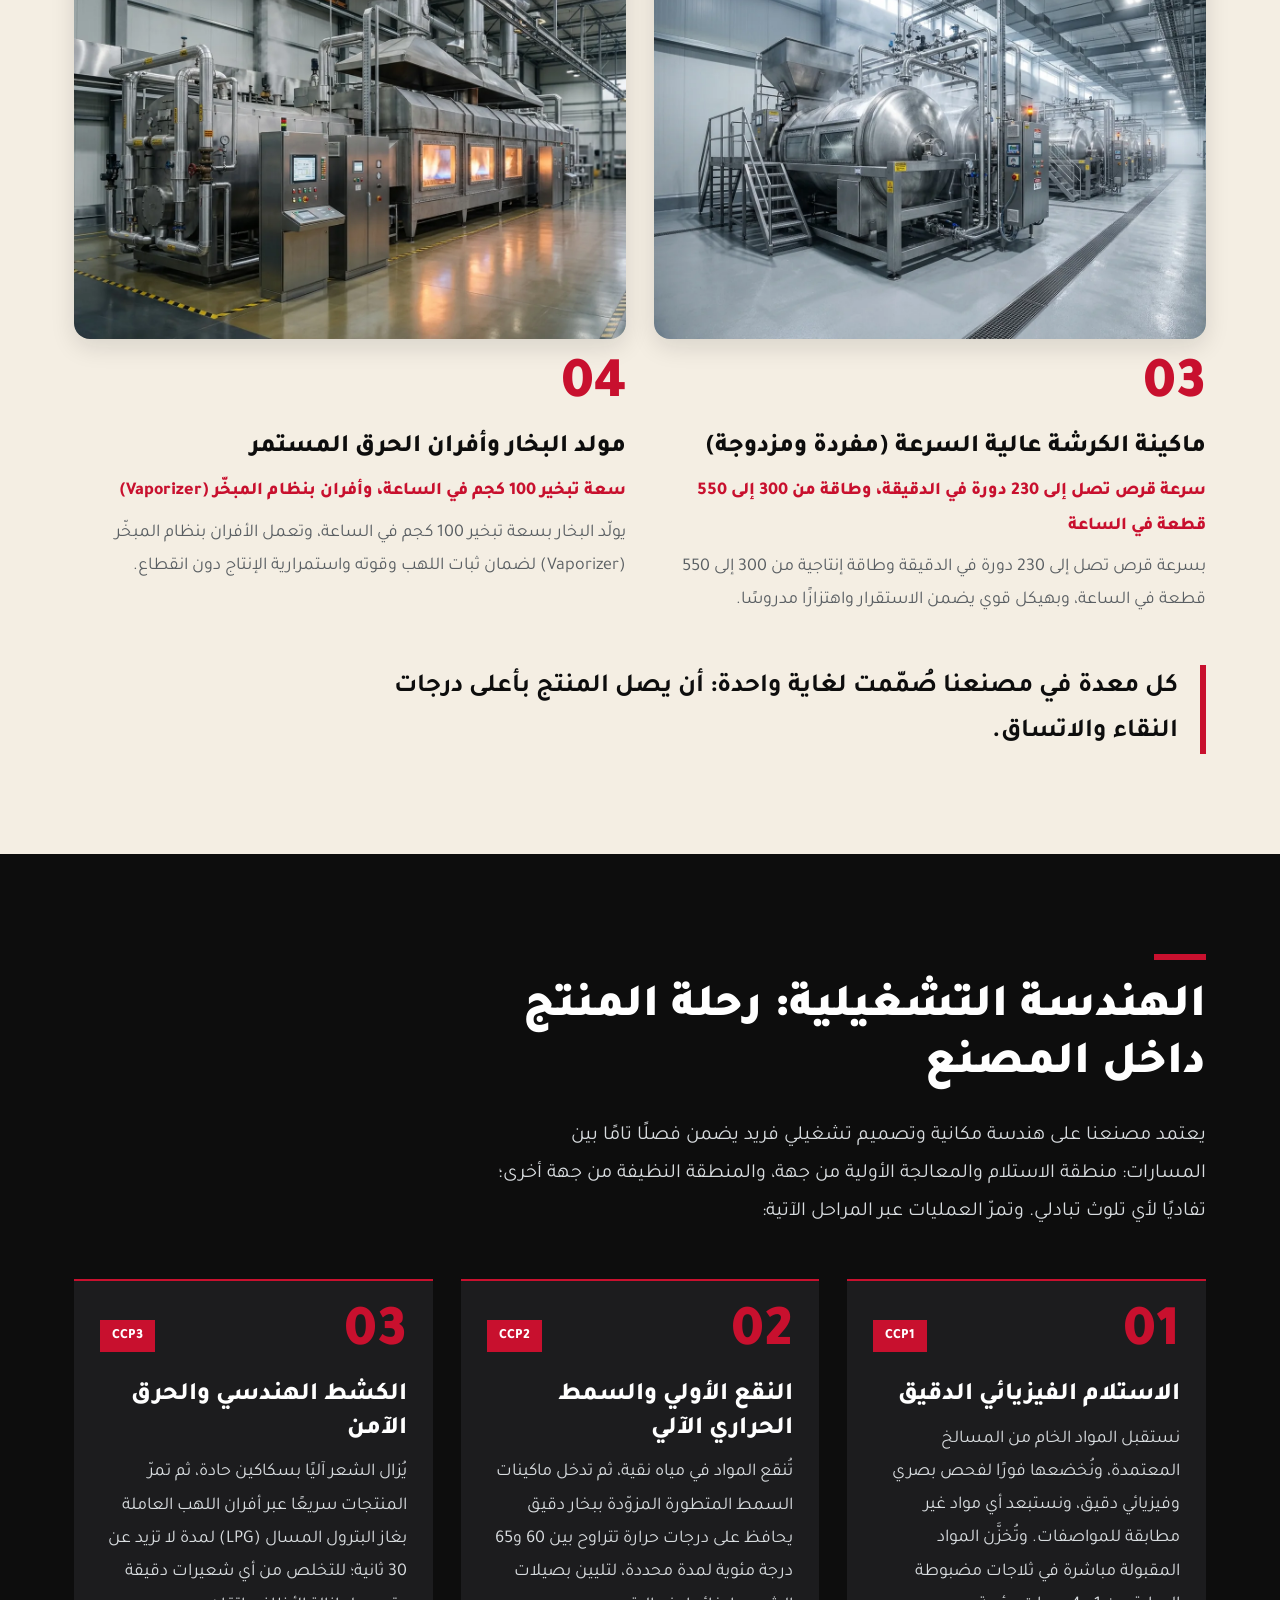
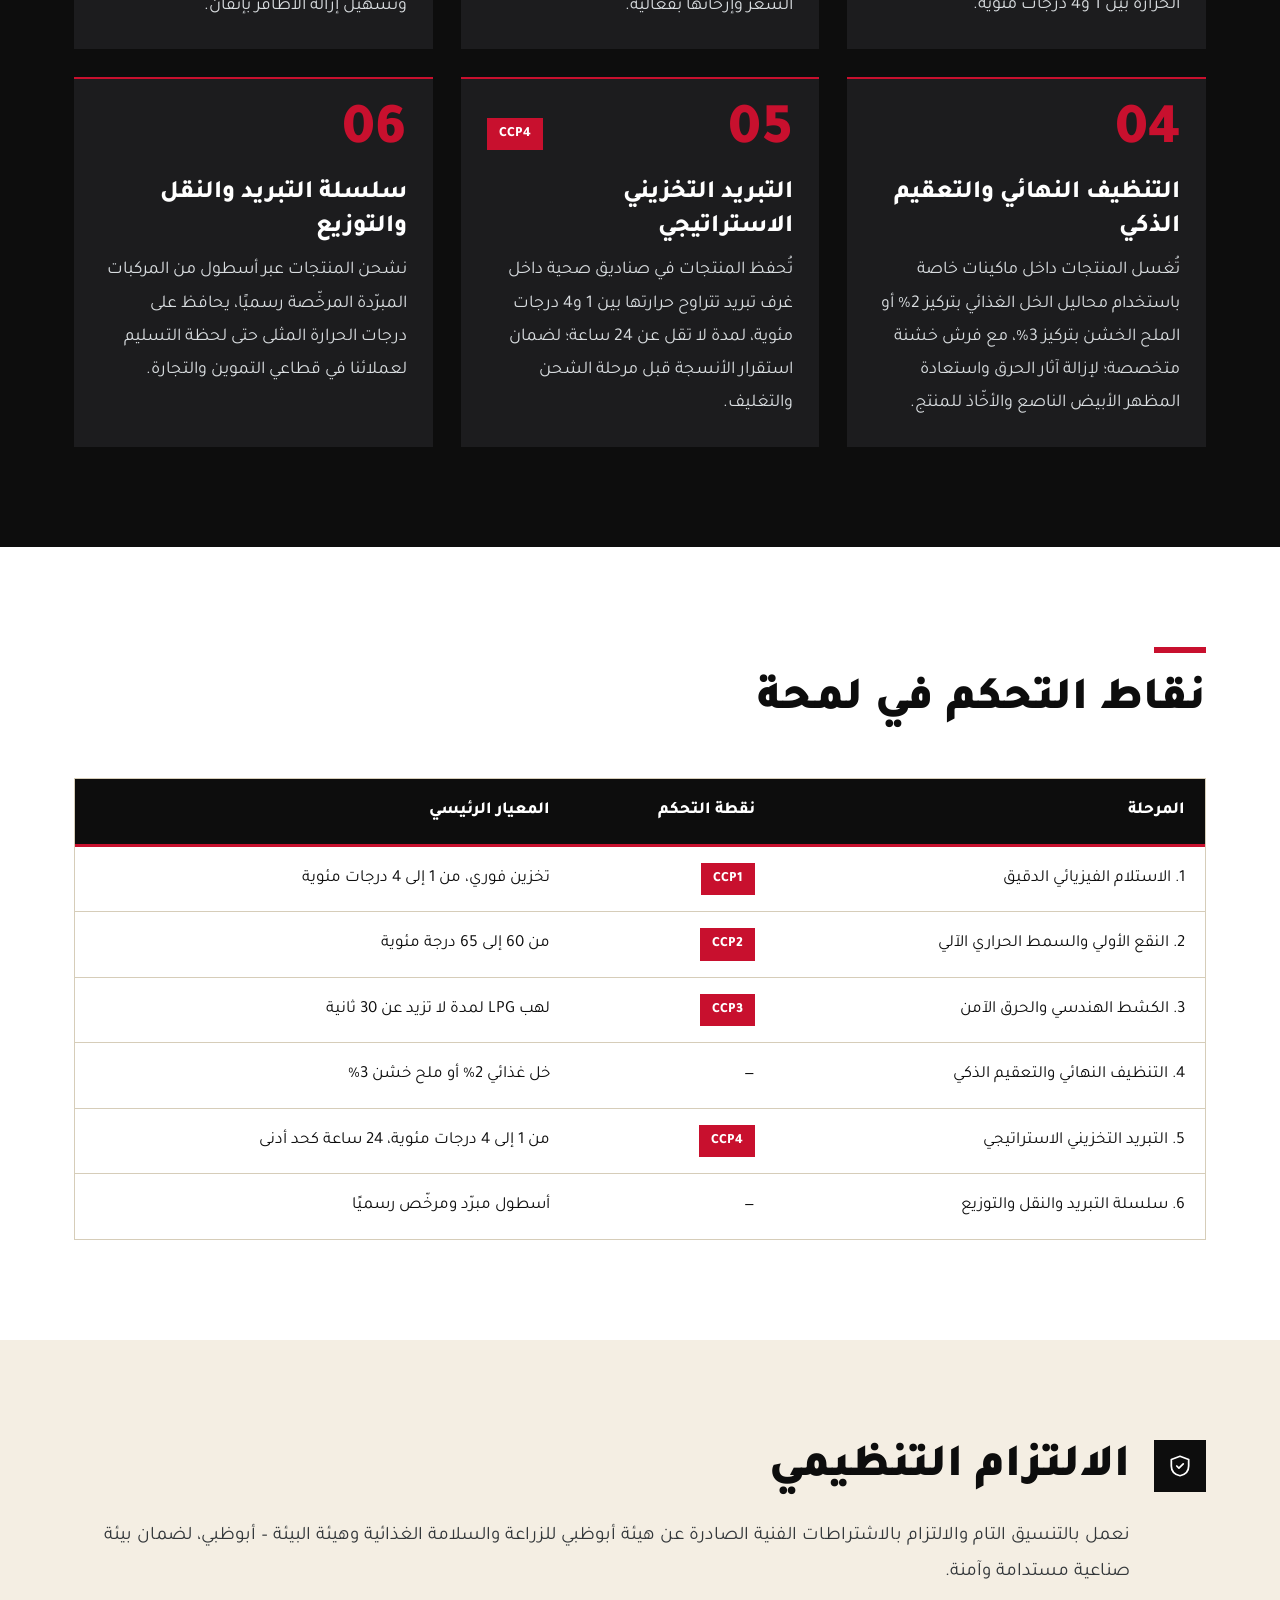
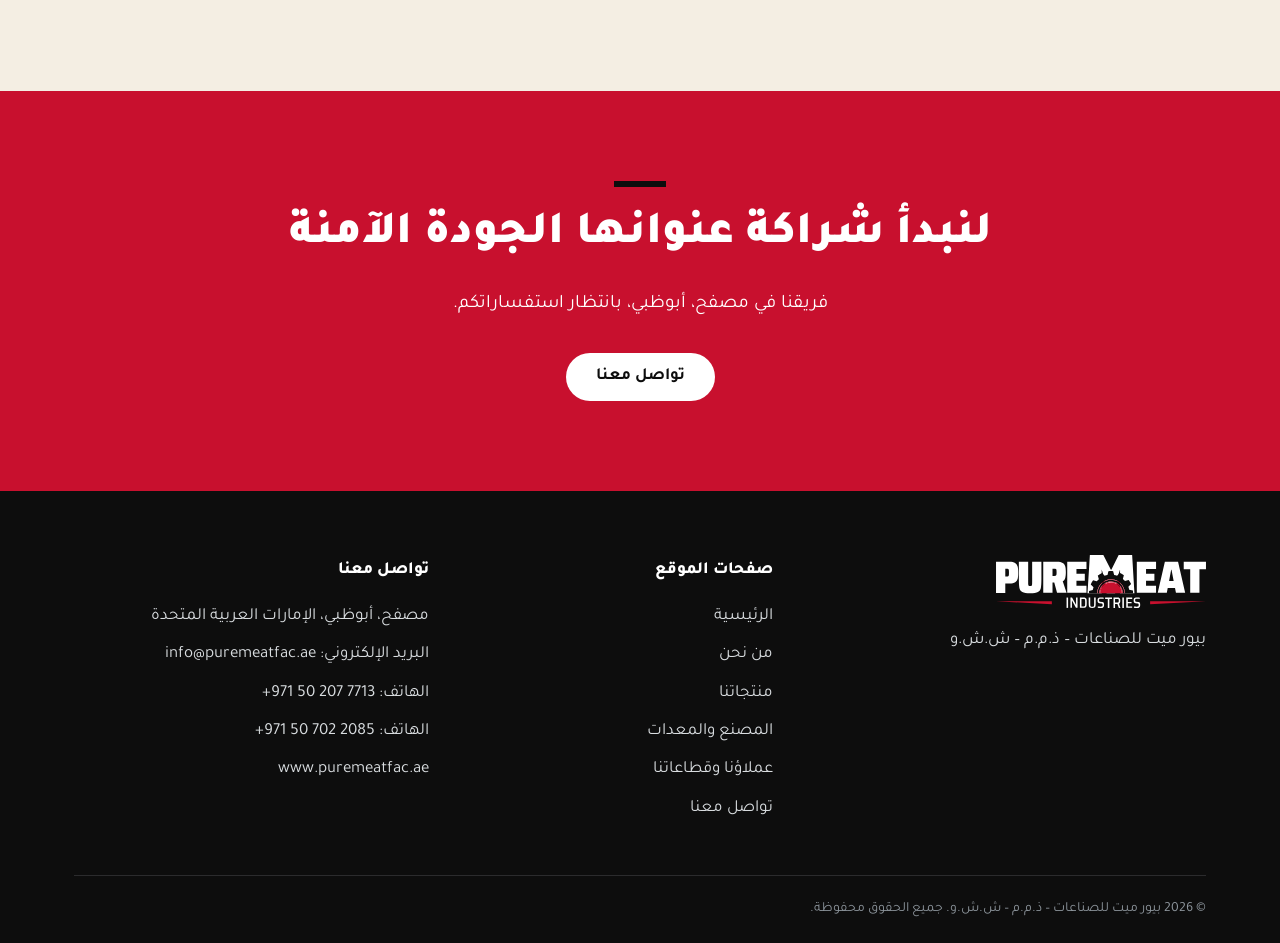
<file: ar/factory.html>
<!doctype html>
<html lang="ar" dir="rtl"><head><meta charset="utf-8"><meta name="viewport" content="width=device-width,initial-scale=1,viewport-fit=cover">
<title>المصنع والمعدات │ بيور ميت للصناعات</title><meta name="description" content="مصنع بيور ميت: معدات أوتوماتيكية من الفولاذ المقاوم للصدأ لتنظيف الرؤوس والأرجل والكرشة، وبخار وأفران تضمن استمرارية الإنتاج."><meta name="robots" content="noindex,nofollow">
<link rel="alternate" hreflang="ar" href="https://www.puremeatfac.ae/ar/factory.html"><link rel="alternate" hreflang="en" href="https://www.puremeatfac.ae/en/factory.html">
<link rel="icon" href="../assets/img/favicon.svg" type="image/svg+xml"><link rel="icon" href="../assets/img/favicon-32.png" sizes="32x32" type="image/png"><link rel="apple-touch-icon" href="../assets/img/apple-touch-icon.png">
<link rel="preconnect" href="https://fonts.googleapis.com"><link rel="preconnect" href="https://fonts.gstatic.com" crossorigin><link href="https://fonts.googleapis.com/css2?family=Tajawal:wght@300;400;500;700;800;900&display=swap" rel="stylesheet">
<link rel="stylesheet" href="../assets/css/pm.css"><script defer src="../assets/js/pm.js"></script></head>
<body><a class="pm-skip" href="#main">تخطَّ إلى المحتوى</a>
<header class="pm-header"><div class="pm-wrap">
<a class="pm-logo" href="index.html" aria-label="بيور ميت للصناعات"><img class="l-dark" src="../assets/img/logo-dark.svg" alt=""><img class="l-cream" src="../assets/img/logo-cream.svg" alt=""></a>
<nav class="pm-nav" aria-label="القائمة" id="pm-nav"><a href="index.html">الرئيسية</a><a href="about.html">من نحن</a><a href="products.html">منتجاتنا</a><a href="factory.html" aria-current="page">المصنع والمعدات</a><a href="clients.html">عملاؤنا وقطاعاتنا</a><a href="contact.html">تواصل معنا</a></nav>
<div class="pm-tools"><a class="pm-lang" href="../en/factory.html" hreflang="en" lang="en" aria-label="Switch to English"><svg viewBox="0 0 60 40" aria-hidden="true"><clipPath id="u"><rect width="60" height="40"/></clipPath><g clip-path="url(#u)"><rect width="60" height="40" fill="#012169"/><path d="M0 0l60 40M60 0L0 40" stroke="#fff" stroke-width="8"/><path d="M0 0l60 40M60 0L0 40" stroke="#C8102E" stroke-width="3"/><path d="M30 0v40M0 20h60" stroke="#fff" stroke-width="12"/><path d="M30 0v40M0 20h60" stroke="#C8102E" stroke-width="7"/></g></svg><span>English</span></a>
<a class="pm-btn pm-btn-red pm-hide-m" href="contact.html">تواصل معنا</a>
<button class="pm-burger" type="button" aria-label="القائمة" aria-controls="pm-nav" aria-expanded="false"><span class="i-m"><svg class="" width="24" height="24" viewBox="0 0 24 24" fill="none" stroke="currentColor" stroke-width="1.6" stroke-linecap="round" stroke-linejoin="round" aria-hidden="true"><path d="M4 7h16M4 12h16M4 17h16"/></svg></span><span class="i-x"><svg class="" width="24" height="24" viewBox="0 0 24 24" fill="none" stroke="currentColor" stroke-width="1.6" stroke-linecap="round" stroke-linejoin="round" aria-hidden="true"><path d="M6 6l12 12M18 6L6 18"/></svg></span></button></div>
</div></header>
<main id="main"><section class="pm-hero sm pm-dark"><canvas id="pm-fx" aria-hidden="true"></canvas><div class="pm-wrap"><div class="pm-hero-in"><span class="pm-rule"></span><h1 class="pm-r">المصنع والمعدات</h1><p class="pm-r" style="--i:1">تقنيات صناعية متطورة بأقصى طاقة وأقل نسبة هدر</p></div></div></section><section class="pm-sec "><div class="pm-wrap"><div class="pm-head"><span class="pm-rule"></span><h2 class="pm-h2 pm-r">البنية التحتية والقدرات التقنية</h2><p class="pm-r" style="--i:1">يستثمر مصنع بيور ميت في أحدث التقنيات الصناعية المصنوعة من الفولاذ المقاوم للصدأ (ستانلس ستيل 400، ثلاثي الطور)، لتأمين أقصى طاقة إنتاجية بأقل نسبة هدر.</p></div><div class="pm-grid" style="grid-template-columns:repeat(auto-fit,minmax(360px,1fr))"><article class="pm-card pm-r" style="--i:0"><figure class="pm-fig " style="--ar:4/3"><picture><source srcset="../assets/img/factory-heads.webp" type="image/webp"><img src="../assets/img/factory-heads.jpg" alt="ماكينة تنظيف الرؤوس بالرذاذ والبخار" width="1200" height="900" loading="lazy" decoding="async"></picture></figure><div class="pm-no"><span dir="ltr">01</span></div><h3>ماكينة تنظيف الرؤوس المتقدمة</h3><div class="pm-spec">قطر 1 متر، غطاء محكم، محرك بقدرة 5.5 كيلوواط</div><p>بقطر 1 متر وغطاء محكم الإغلاق، ونظام كشط دوراني مصمّم خصيصًا للزوايا المعقدة، يديره محرك بقدرة 5.5 كيلوواط.</p></article><article class="pm-card pm-r" style="--i:1"><figure class="pm-fig " style="--ar:4/3"><picture><source srcset="../assets/img/factory-trotters.webp" type="image/webp"><img src="../assets/img/factory-trotters.jpg" alt="خط ماكينات الأرجل المتكامل مع سيور النقل" width="1200" height="900" loading="lazy" decoding="async"></picture></figure><div class="pm-no"><span dir="ltr">02</span></div><h3>خط ماكينات الأرجل المتكامل</h3><div class="pm-spec">طاقة إنتاجية تصل إلى 3,000 قطعة في الساعة</div><p>خط متكامل بطاقة إنتاجية مذهلة تصل إلى 3,000 قطعة في الساعة.</p></article><article class="pm-card pm-r" style="--i:0"><figure class="pm-fig " style="--ar:4/3"><picture><source srcset="../assets/img/factory-tripe.webp" type="image/webp"><img src="../assets/img/factory-tripe.jpg" alt="ماكينات تنظيف الكرشة الأسطوانية من الفولاذ المقاوم للصدأ" width="1200" height="900" loading="lazy" decoding="async"></picture></figure><div class="pm-no"><span dir="ltr">03</span></div><h3>ماكينة الكرشة عالية السرعة (مفردة ومزدوجة)</h3><div class="pm-spec">سرعة قرص تصل إلى 230 دورة في الدقيقة، وطاقة من 300 إلى 550 قطعة في الساعة</div><p>بسرعة قرص تصل إلى 230 دورة في الدقيقة وطاقة إنتاجية من 300 إلى 550 قطعة في الساعة، وبهيكل قوي يضمن الاستقرار واهتزازًا مدروسًا.</p></article><article class="pm-card pm-r" style="--i:1"><figure class="pm-fig " style="--ar:4/3"><picture><source srcset="../assets/img/factory-steam.webp" type="image/webp"><img src="../assets/img/factory-steam.jpg" alt="مولد البخار وأفران الحرق المستمر" width="1200" height="900" loading="lazy" decoding="async"></picture></figure><div class="pm-no"><span dir="ltr">04</span></div><h3>مولد البخار وأفران الحرق المستمر</h3><div class="pm-spec">سعة تبخير 100 كجم في الساعة، وأفران بنظام المبخّر (Vaporizer)</div><p>يولّد البخار بسعة تبخير 100 كجم في الساعة، وتعمل الأفران بنظام المبخّر (Vaporizer) لضمان ثبات اللهب وقوته واستمرارية الإنتاج دون انقطاع.</p></article></div><p class="pm-quote pm-r">كل معدة في مصنعنا صُمّمت لغاية واحدة: أن يصل المنتج بأعلى درجات النقاء والاتساق.</p></div></section><section class="pm-sec pm-dark"><div class="pm-wrap"><div class="pm-head"><span class="pm-rule"></span><h2 class="pm-h2 pm-r">الهندسة التشغيلية: رحلة المنتج داخل المصنع</h2><p class="pm-r" style="--i:1">يعتمد مصنعنا على هندسة مكانية وتصميم تشغيلي فريد يضمن فصلًا تامًا بين المسارات: منطقة الاستلام والمعالجة الأولية من جهة، والمنطقة النظيفة من جهة أخرى؛ تفاديًا لأي تلوث تبادلي. وتمرّ العمليات عبر المراحل الآتية:</p></div><div class="pm-grid"><article class="pm-card pm-r" style="--i:0"><div class="pm-top2"><div class="pm-no"><span dir="ltr">01</span></div><span class=pm-ccp>CCP1</span></div><h3>الاستلام الفيزيائي الدقيق</h3><p>نستقبل المواد الخام من المسالخ المعتمدة، ونُخضعها فورًا لفحص بصري وفيزيائي دقيق، ونستبعد أي مواد غير مطابقة للمواصفات. وتُخزَّن المواد المقبولة مباشرة في ثلاجات مضبوطة الحرارة بين 1 و4 درجات مئوية.</p></article><article class="pm-card pm-r" style="--i:1"><div class="pm-top2"><div class="pm-no"><span dir="ltr">02</span></div><span class=pm-ccp>CCP2</span></div><h3>النقع الأولي والسمط الحراري الآلي</h3><p>تُنقع المواد في مياه نقية، ثم تدخل ماكينات السمط المتطورة المزوّدة ببخار دقيق يحافظ على درجات حرارة تتراوح بين 60 و65 درجة مئوية لمدة محددة، لتليين بصيلات الشعر وإرخائها بفعالية.</p></article><article class="pm-card pm-r" style="--i:2"><div class="pm-top2"><div class="pm-no"><span dir="ltr">03</span></div><span class=pm-ccp>CCP3</span></div><h3>الكشط الهندسي والحرق الآمن</h3><p>يُزال الشعر آليًا بسكاكين حادة، ثم تمرّ المنتجات سريعًا عبر أفران اللهب العاملة بغاز البترول المسال (LPG) لمدة لا تزيد عن 30 ثانية؛ للتخلص من أي شعيرات دقيقة وتسهيل إزالة الأظافر بإتقان.</p></article><article class="pm-card pm-r" style="--i:0"><div class="pm-top2"><div class="pm-no"><span dir="ltr">04</span></div></div><h3>التنظيف النهائي والتعقيم الذكي</h3><p>تُغسل المنتجات داخل ماكينات خاصة باستخدام محاليل الخل الغذائي بتركيز 2% أو الملح الخشن بتركيز 3%، مع فرش خشنة متخصصة؛ لإزالة آثار الحرق واستعادة المظهر الأبيض الناصع والأخّاذ للمنتج.</p></article><article class="pm-card pm-r" style="--i:1"><div class="pm-top2"><div class="pm-no"><span dir="ltr">05</span></div><span class=pm-ccp>CCP4</span></div><h3>التبريد التخزيني الاستراتيجي</h3><p>تُحفظ المنتجات في صناديق صحية داخل غرف تبريد تتراوح حرارتها بين 1 و4 درجات مئوية، لمدة لا تقل عن 24 ساعة؛ لضمان استقرار الأنسجة قبل مرحلة الشحن والتغليف.</p></article><article class="pm-card pm-r" style="--i:2"><div class="pm-top2"><div class="pm-no"><span dir="ltr">06</span></div></div><h3>سلسلة التبريد والنقل والتوزيع</h3><p>نشحن المنتجات عبر أسطول من المركبات المبرّدة المرخّصة رسميًا، يحافظ على درجات الحرارة المثلى حتى لحظة التسليم لعملائنا في قطاعي التموين والتجارة.</p></article></div></div></section><section class="pm-sec pm-white"><div class="pm-wrap"><div class="pm-head"><span class="pm-rule"></span><h2 class="pm-h2 pm-r">نقاط التحكم في لمحة</h2></div><div class="pm-tbl pm-r"><table><thead><tr><th>المرحلة</th><th>نقطة التحكم</th><th>المعيار الرئيسي</th></tr></thead><tbody><tr><td>1. الاستلام الفيزيائي الدقيق</td><td><span class="pm-ccp">CCP1</span></td><td>تخزين فوري، من 1 إلى 4 درجات مئوية</td></tr><tr><td>2. النقع الأولي والسمط الحراري الآلي</td><td><span class="pm-ccp">CCP2</span></td><td>من 60 إلى 65 درجة مئوية</td></tr><tr><td>3. الكشط الهندسي والحرق الآمن</td><td><span class="pm-ccp">CCP3</span></td><td>لهب LPG لمدة لا تزيد عن 30 ثانية</td></tr><tr><td>4. التنظيف النهائي والتعقيم الذكي</td><td>—</td><td>خل غذائي 2% أو ملح خشن 3%</td></tr><tr><td>5. التبريد التخزيني الاستراتيجي</td><td><span class="pm-ccp">CCP4</span></td><td>من 1 إلى 4 درجات مئوية، 24 ساعة كحد أدنى</td></tr><tr><td>6. سلسلة التبريد والنقل والتوزيع</td><td>—</td><td>أسطول مبرّد ومرخّص رسميًا</td></tr></tbody></table></div></div></section><section class="pm-sec "><div class="pm-wrap"><div class="pm-note pm-r"><div class="pm-ico"><svg class="" width="26" height="26" viewBox="0 0 24 24" fill="none" stroke="currentColor" stroke-width="1.6" stroke-linecap="round" stroke-linejoin="round" aria-hidden="true"><path d="M12 3l8 3v6c0 5-3.5 8-8 9-4.5-1-8-4-8-9V6z"/><path d="M9 12l2 2 4-4"/></svg></div><div><h2 class="pm-h2">الالتزام التنظيمي</h2><p>نعمل بالتنسيق التام والالتزام بالاشتراطات الفنية الصادرة عن هيئة أبوظبي للزراعة والسلامة الغذائية وهيئة البيئة – أبوظبي، لضمان بيئة صناعية مستدامة وآمنة.</p></div></div></div></section><section class="pm-cta"><div class="pm-wrap"><span class="pm-rule"></span><h2 class="pm-h2 pm-r">لنبدأ شراكة عنوانها الجودة الآمنة</h2><p class="pm-r" style="--i:1">فريقنا في مصفح، أبوظبي، بانتظار استفساراتكم.</p><a class="pm-btn pm-btn-light" href="contact.html">تواصل معنا</a></div></section></main>
<footer class="pm-footer"><div class="pm-wrap"><div class="pm-fgrid">
<div><a class="pm-logo" href="index.html" aria-label="بيور ميت للصناعات"><img src="../assets/img/logo-dark.svg" alt=""></a><p>بيور ميت للصناعات – ذ.م.م – ش.ش.و</p></div>
<div><h4>صفحات الموقع</h4><ul><li><a href="index.html">الرئيسية</a></li><li><a href="about.html">من نحن</a></li><li><a href="products.html">منتجاتنا</a></li><li><a href="factory.html">المصنع والمعدات</a></li><li><a href="clients.html">عملاؤنا وقطاعاتنا</a></li><li><a href="contact.html">تواصل معنا</a></li></ul></div>
<div><h4>تواصل معنا</h4><ul><li>مصفح، أبوظبي، الإمارات العربية المتحدة</li><li>البريد الإلكتروني: <a dir="ltr" href="mailto:info@puremeatfac.ae">info@puremeatfac.ae</a></li><li>الهاتف: <a dir="ltr" href="tel:+971502077713">+971 50 207 7713</a></li><li>الهاتف: <a dir="ltr" href="tel:+971507022085">+971 50 702 2085</a></li><li><a dir="ltr" href="https://www.puremeatfac.ae">www.puremeatfac.ae</a></li></ul></div>
</div><div class="pm-copy">© 2026 بيور ميت للصناعات – ذ.م.م – ش.ش.و. جميع الحقوق محفوظة.</div></div></footer>
<a class="pm-fab pm-wa" href="https://wa.me/971507022085?text=%D8%A7%D9%84%D8%B3%D9%84%D8%A7%D9%85%20%D8%B9%D9%84%D9%8A%D9%83%D9%85%D8%8C%20%D8%A3%D8%B1%D8%BA%D8%A8%20%D9%81%D9%8A%20%D8%A7%D9%84%D8%A7%D8%B3%D8%AA%D9%81%D8%B3%D8%A7%D8%B1%20%D8%B9%D9%86%20%D9%85%D9%86%D8%AA%D8%AC%D8%A7%D8%AA%20%D8%A8%D9%8A%D9%88%D8%B1%20%D9%85%D9%8A%D8%AA%20%D9%84%D9%84%D8%B5%D9%86%D8%A7%D8%B9%D8%A7%D8%AA." target="_blank" rel="noopener" aria-label="تواصل عبر واتساب"><svg class="" width="30" height="30" viewBox="0 0 24 24" fill="none" stroke="currentColor" stroke-width="1.6" stroke-linecap="round" stroke-linejoin="round" aria-hidden="true"><path d="M12 3a9 9 0 00-7.8 13.5L3 21l4.6-1.2A9 9 0 1012 3z"/><path d="M9 8.5c0 3.5 3 6.5 6.5 6.5l1.2-1.6-2-1-.9.8c-1-.4-2-1.4-2.4-2.4l.8-.9-1-2z"/></svg></a>
<button class="pm-fab pm-top" type="button" aria-label="إلى الأعلى"><svg class="" width="24" height="24" viewBox="0 0 24 24" fill="none" stroke="currentColor" stroke-width="1.6" stroke-linecap="round" stroke-linejoin="round" aria-hidden="true"><path d="M12 19V5M5 12l7-7 7 7"/></svg></button>
</body></html>
</file>
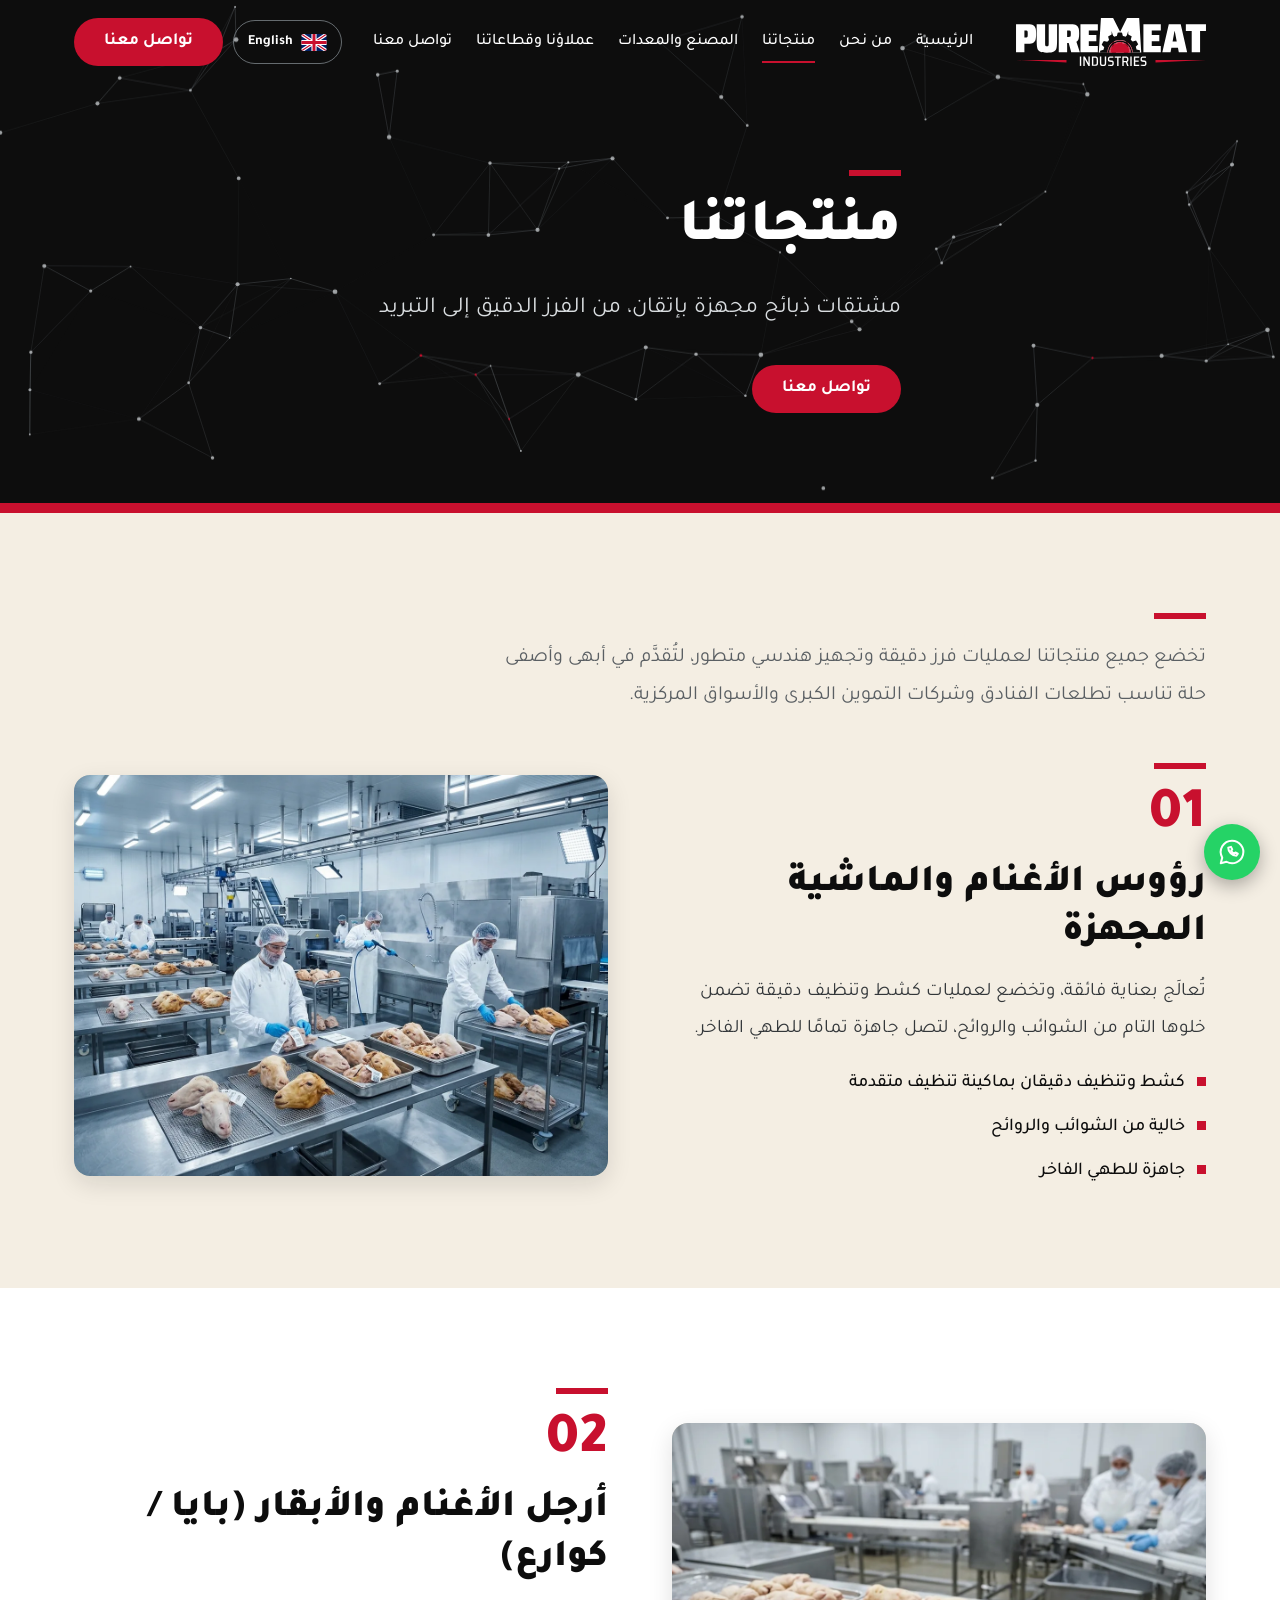
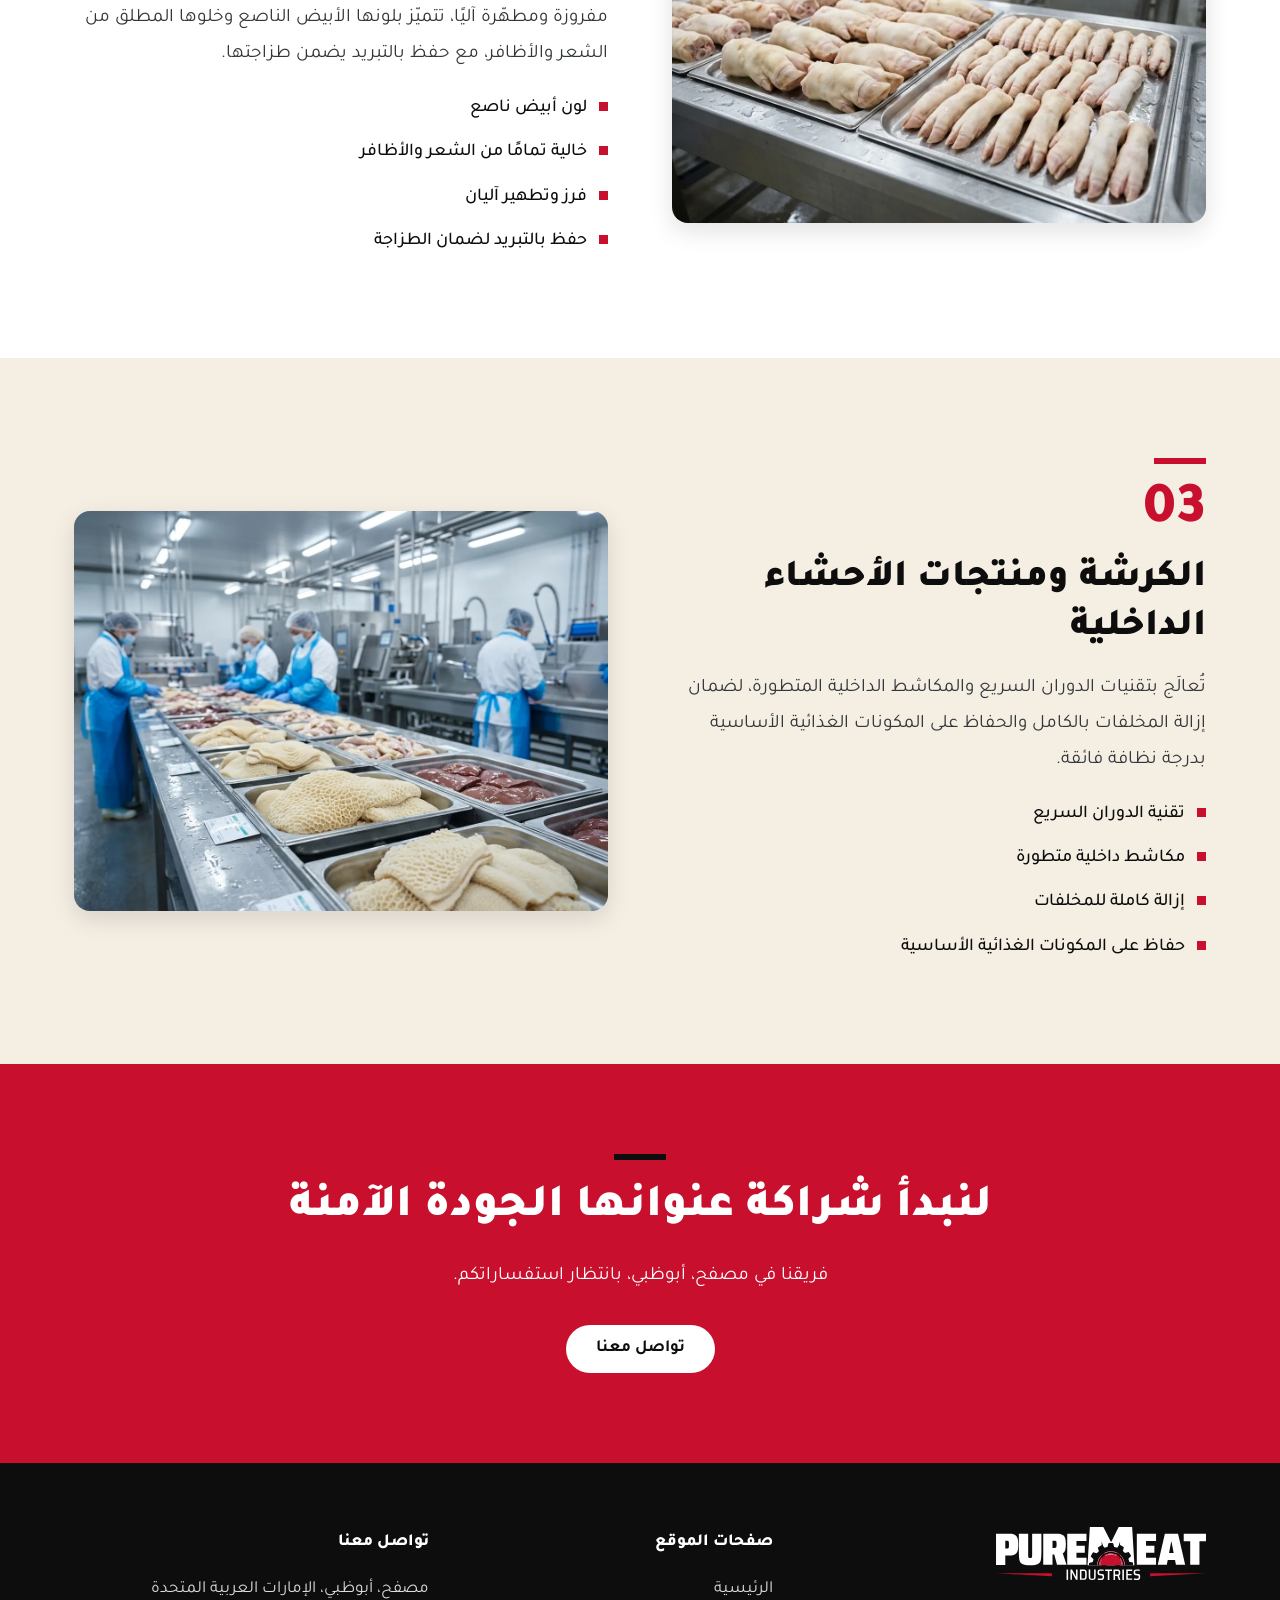
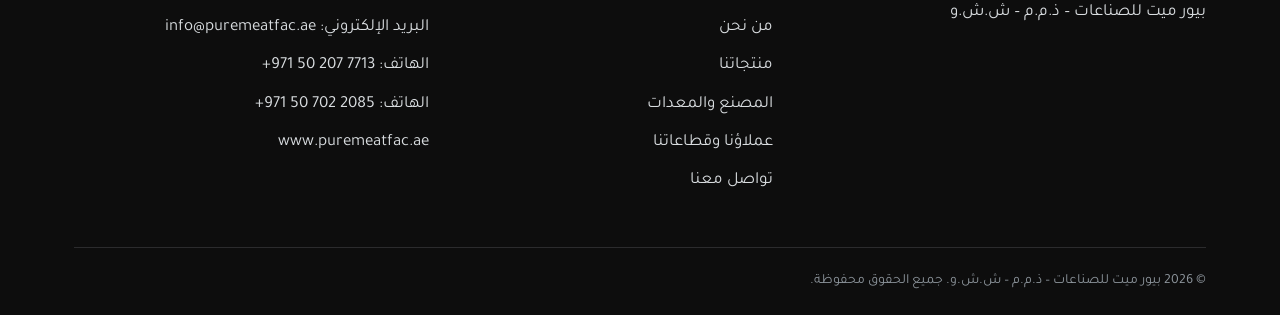
<file: ar/products.html>
<!doctype html>
<html lang="ar" dir="rtl"><head><meta charset="utf-8"><meta name="viewport" content="width=device-width,initial-scale=1,viewport-fit=cover">
<title>منتجاتنا │ رؤوس وأرجل وكرشة مجهزة │ بيور ميت للصناعات</title><meta name="description" content="رؤوس الأغنام والماشية، أرجل الأغنام والأبقار (بايا/كوارع)، والكرشة ومنتجات الأحشاء، مجهزة بدقة وبسلسلة تبريد تضمن الطزاجة."><meta name="robots" content="noindex,nofollow">
<link rel="alternate" hreflang="ar" href="https://www.puremeatfac.ae/ar/products.html"><link rel="alternate" hreflang="en" href="https://www.puremeatfac.ae/en/products.html">
<link rel="icon" href="../assets/img/favicon.svg" type="image/svg+xml"><link rel="icon" href="../assets/img/favicon-32.png" sizes="32x32" type="image/png"><link rel="apple-touch-icon" href="../assets/img/apple-touch-icon.png">
<link rel="preconnect" href="https://fonts.googleapis.com"><link rel="preconnect" href="https://fonts.gstatic.com" crossorigin><link href="https://fonts.googleapis.com/css2?family=Tajawal:wght@300;400;500;700;800;900&display=swap" rel="stylesheet">
<link rel="stylesheet" href="../assets/css/pm.css"><script defer src="../assets/js/pm.js"></script></head>
<body><a class="pm-skip" href="#main">تخطَّ إلى المحتوى</a>
<header class="pm-header"><div class="pm-wrap">
<a class="pm-logo" href="index.html" aria-label="بيور ميت للصناعات"><img class="l-dark" src="../assets/img/logo-dark.svg" alt=""><img class="l-cream" src="../assets/img/logo-cream.svg" alt=""></a>
<nav class="pm-nav" aria-label="القائمة" id="pm-nav"><a href="index.html">الرئيسية</a><a href="about.html">من نحن</a><a href="products.html" aria-current="page">منتجاتنا</a><a href="factory.html">المصنع والمعدات</a><a href="clients.html">عملاؤنا وقطاعاتنا</a><a href="contact.html">تواصل معنا</a></nav>
<div class="pm-tools"><a class="pm-lang" href="../en/products.html" hreflang="en" lang="en" aria-label="Switch to English"><svg viewBox="0 0 60 40" aria-hidden="true"><clipPath id="u"><rect width="60" height="40"/></clipPath><g clip-path="url(#u)"><rect width="60" height="40" fill="#012169"/><path d="M0 0l60 40M60 0L0 40" stroke="#fff" stroke-width="8"/><path d="M0 0l60 40M60 0L0 40" stroke="#C8102E" stroke-width="3"/><path d="M30 0v40M0 20h60" stroke="#fff" stroke-width="12"/><path d="M30 0v40M0 20h60" stroke="#C8102E" stroke-width="7"/></g></svg><span>English</span></a>
<a class="pm-btn pm-btn-red pm-hide-m" href="contact.html">تواصل معنا</a>
<button class="pm-burger" type="button" aria-label="القائمة" aria-controls="pm-nav" aria-expanded="false"><span class="i-m"><svg class="" width="24" height="24" viewBox="0 0 24 24" fill="none" stroke="currentColor" stroke-width="1.6" stroke-linecap="round" stroke-linejoin="round" aria-hidden="true"><path d="M4 7h16M4 12h16M4 17h16"/></svg></span><span class="i-x"><svg class="" width="24" height="24" viewBox="0 0 24 24" fill="none" stroke="currentColor" stroke-width="1.6" stroke-linecap="round" stroke-linejoin="round" aria-hidden="true"><path d="M6 6l12 12M18 6L6 18"/></svg></span></button></div>
</div></header>
<main id="main"><section class="pm-hero sm pm-dark"><canvas id="pm-fx" aria-hidden="true"></canvas><div class="pm-wrap"><div class="pm-hero-in"><span class="pm-rule"></span><h1 class="pm-r">منتجاتنا</h1><p class="pm-r" style="--i:1">مشتقات ذبائح مجهزة بإتقان، من الفرز الدقيق إلى التبريد</p><div class="pm-actions pm-r" style="--i:2"><a class="pm-btn pm-btn-red" href="contact.html">تواصل معنا</a></div></div></div></section><section class="pm-sec "><div class="pm-wrap"><div class="pm-head"><span class="pm-rule"></span><p class="pm-r" style="--i:1">تخضع جميع منتجاتنا لعمليات فرز دقيقة وتجهيز هندسي متطور، لتُقدَّم في أبهى وأصفى حلة تناسب تطلعات الفنادق وشركات التموين الكبرى والأسواق المركزية.</p></div><div class="pm-row "><div class="pm-r"><span class="pm-rule"></span><div class=pm-no><span dir=ltr>01</span></div><h2>رؤوس الأغنام والماشية المجهزة</h2><p>تُعالَج بعناية فائقة، وتخضع لعمليات كشط وتنظيف دقيقة تضمن خلوها التام من الشوائب والروائح، لتصل جاهزة تمامًا للطهي الفاخر.</p><ul class="pm-list"><li class="pm-r" style="--i:1">كشط وتنظيف دقيقان بماكينة تنظيف متقدمة</li><li class="pm-r" style="--i:2">خالية من الشوائب والروائح</li><li class="pm-r" style="--i:3">جاهزة للطهي الفاخر</li></ul></div><figure class="pm-fig pm-r" style="--ar:4/3"><picture><source srcset="../assets/img/products-heads.webp" type="image/webp"><img src="../assets/img/products-heads.jpg" alt="رؤوس أغنام وماشية مجهزة على طاولات الفولاذ داخل المصنع" width="1200" height="900" loading="lazy" decoding="async"></picture></figure></div></div></section><section class="pm-sec pm-white"><div class="pm-wrap"><div class="pm-row rev"><div class="pm-r"><span class="pm-rule"></span><div class=pm-no><span dir=ltr>02</span></div><h2>أرجل الأغنام والأبقار (بايا / كوارع)</h2><p>مفروزة ومطهّرة آليًا، تتميّز بلونها الأبيض الناصع وخلوها المطلق من الشعر والأظافر، مع حفظ بالتبريد يضمن طزاجتها.</p><ul class="pm-list"><li class="pm-r" style="--i:1">لون أبيض ناصع</li><li class="pm-r" style="--i:2">خالية تمامًا من الشعر والأظافر</li><li class="pm-r" style="--i:3">فرز وتطهير آليان</li><li class="pm-r" style="--i:4">حفظ بالتبريد لضمان الطزاجة</li></ul></div><figure class="pm-fig pm-r" style="--ar:4/3"><picture><source srcset="../assets/img/products-trotters.webp" type="image/webp"><img src="../assets/img/products-trotters.jpg" alt="أرجل مجهزة (بايا / كوارع) على صواني الفولاذ" width="1200" height="900" loading="lazy" decoding="async"></picture></figure></div></div></section><section class="pm-sec "><div class="pm-wrap"><div class="pm-row "><div class="pm-r"><span class="pm-rule"></span><div class=pm-no><span dir=ltr>03</span></div><h2>الكرشة ومنتجات الأحشاء الداخلية</h2><p>تُعالَج بتقنيات الدوران السريع والمكاشط الداخلية المتطورة، لضمان إزالة المخلفات بالكامل والحفاظ على المكونات الغذائية الأساسية بدرجة نظافة فائقة.</p><ul class="pm-list"><li class="pm-r" style="--i:1">تقنية الدوران السريع</li><li class="pm-r" style="--i:2">مكاشط داخلية متطورة</li><li class="pm-r" style="--i:3">إزالة كاملة للمخلفات</li><li class="pm-r" style="--i:4">حفاظ على المكونات الغذائية الأساسية</li></ul></div><figure class="pm-fig pm-r" style="--ar:4/3"><picture><source srcset="../assets/img/products-tripe.webp" type="image/webp"><img src="../assets/img/products-tripe.jpg" alt="الكرشة ومنتجات الأحشاء في صواني فولاذية على خط المعالجة" width="1200" height="900" loading="lazy" decoding="async"></picture></figure></div></div></section><section class="pm-cta"><div class="pm-wrap"><span class="pm-rule"></span><h2 class="pm-h2 pm-r">لنبدأ شراكة عنوانها الجودة الآمنة</h2><p class="pm-r" style="--i:1">فريقنا في مصفح، أبوظبي، بانتظار استفساراتكم.</p><a class="pm-btn pm-btn-light" href="contact.html">تواصل معنا</a></div></section></main>
<footer class="pm-footer"><div class="pm-wrap"><div class="pm-fgrid">
<div><a class="pm-logo" href="index.html" aria-label="بيور ميت للصناعات"><img src="../assets/img/logo-dark.svg" alt=""></a><p>بيور ميت للصناعات – ذ.م.م – ش.ش.و</p></div>
<div><h4>صفحات الموقع</h4><ul><li><a href="index.html">الرئيسية</a></li><li><a href="about.html">من نحن</a></li><li><a href="products.html">منتجاتنا</a></li><li><a href="factory.html">المصنع والمعدات</a></li><li><a href="clients.html">عملاؤنا وقطاعاتنا</a></li><li><a href="contact.html">تواصل معنا</a></li></ul></div>
<div><h4>تواصل معنا</h4><ul><li>مصفح، أبوظبي، الإمارات العربية المتحدة</li><li>البريد الإلكتروني: <a dir="ltr" href="mailto:info@puremeatfac.ae">info@puremeatfac.ae</a></li><li>الهاتف: <a dir="ltr" href="tel:+971502077713">+971 50 207 7713</a></li><li>الهاتف: <a dir="ltr" href="tel:+971507022085">+971 50 702 2085</a></li><li><a dir="ltr" href="https://www.puremeatfac.ae">www.puremeatfac.ae</a></li></ul></div>
</div><div class="pm-copy">© 2026 بيور ميت للصناعات – ذ.م.م – ش.ش.و. جميع الحقوق محفوظة.</div></div></footer>
<a class="pm-fab pm-wa" href="https://wa.me/971507022085?text=%D8%A7%D9%84%D8%B3%D9%84%D8%A7%D9%85%20%D8%B9%D9%84%D9%8A%D9%83%D9%85%D8%8C%20%D8%A3%D8%B1%D8%BA%D8%A8%20%D9%81%D9%8A%20%D8%A7%D9%84%D8%A7%D8%B3%D8%AA%D9%81%D8%B3%D8%A7%D8%B1%20%D8%B9%D9%86%20%D9%85%D9%86%D8%AA%D8%AC%D8%A7%D8%AA%20%D8%A8%D9%8A%D9%88%D8%B1%20%D9%85%D9%8A%D8%AA%20%D9%84%D9%84%D8%B5%D9%86%D8%A7%D8%B9%D8%A7%D8%AA." target="_blank" rel="noopener" aria-label="تواصل عبر واتساب"><svg class="" width="30" height="30" viewBox="0 0 24 24" fill="none" stroke="currentColor" stroke-width="1.6" stroke-linecap="round" stroke-linejoin="round" aria-hidden="true"><path d="M12 3a9 9 0 00-7.8 13.5L3 21l4.6-1.2A9 9 0 1012 3z"/><path d="M9 8.5c0 3.5 3 6.5 6.5 6.5l1.2-1.6-2-1-.9.8c-1-.4-2-1.4-2.4-2.4l.8-.9-1-2z"/></svg></a>
<button class="pm-fab pm-top" type="button" aria-label="إلى الأعلى"><svg class="" width="24" height="24" viewBox="0 0 24 24" fill="none" stroke="currentColor" stroke-width="1.6" stroke-linecap="round" stroke-linejoin="round" aria-hidden="true"><path d="M12 19V5M5 12l7-7 7 7"/></svg></button>
</body></html>
</file>
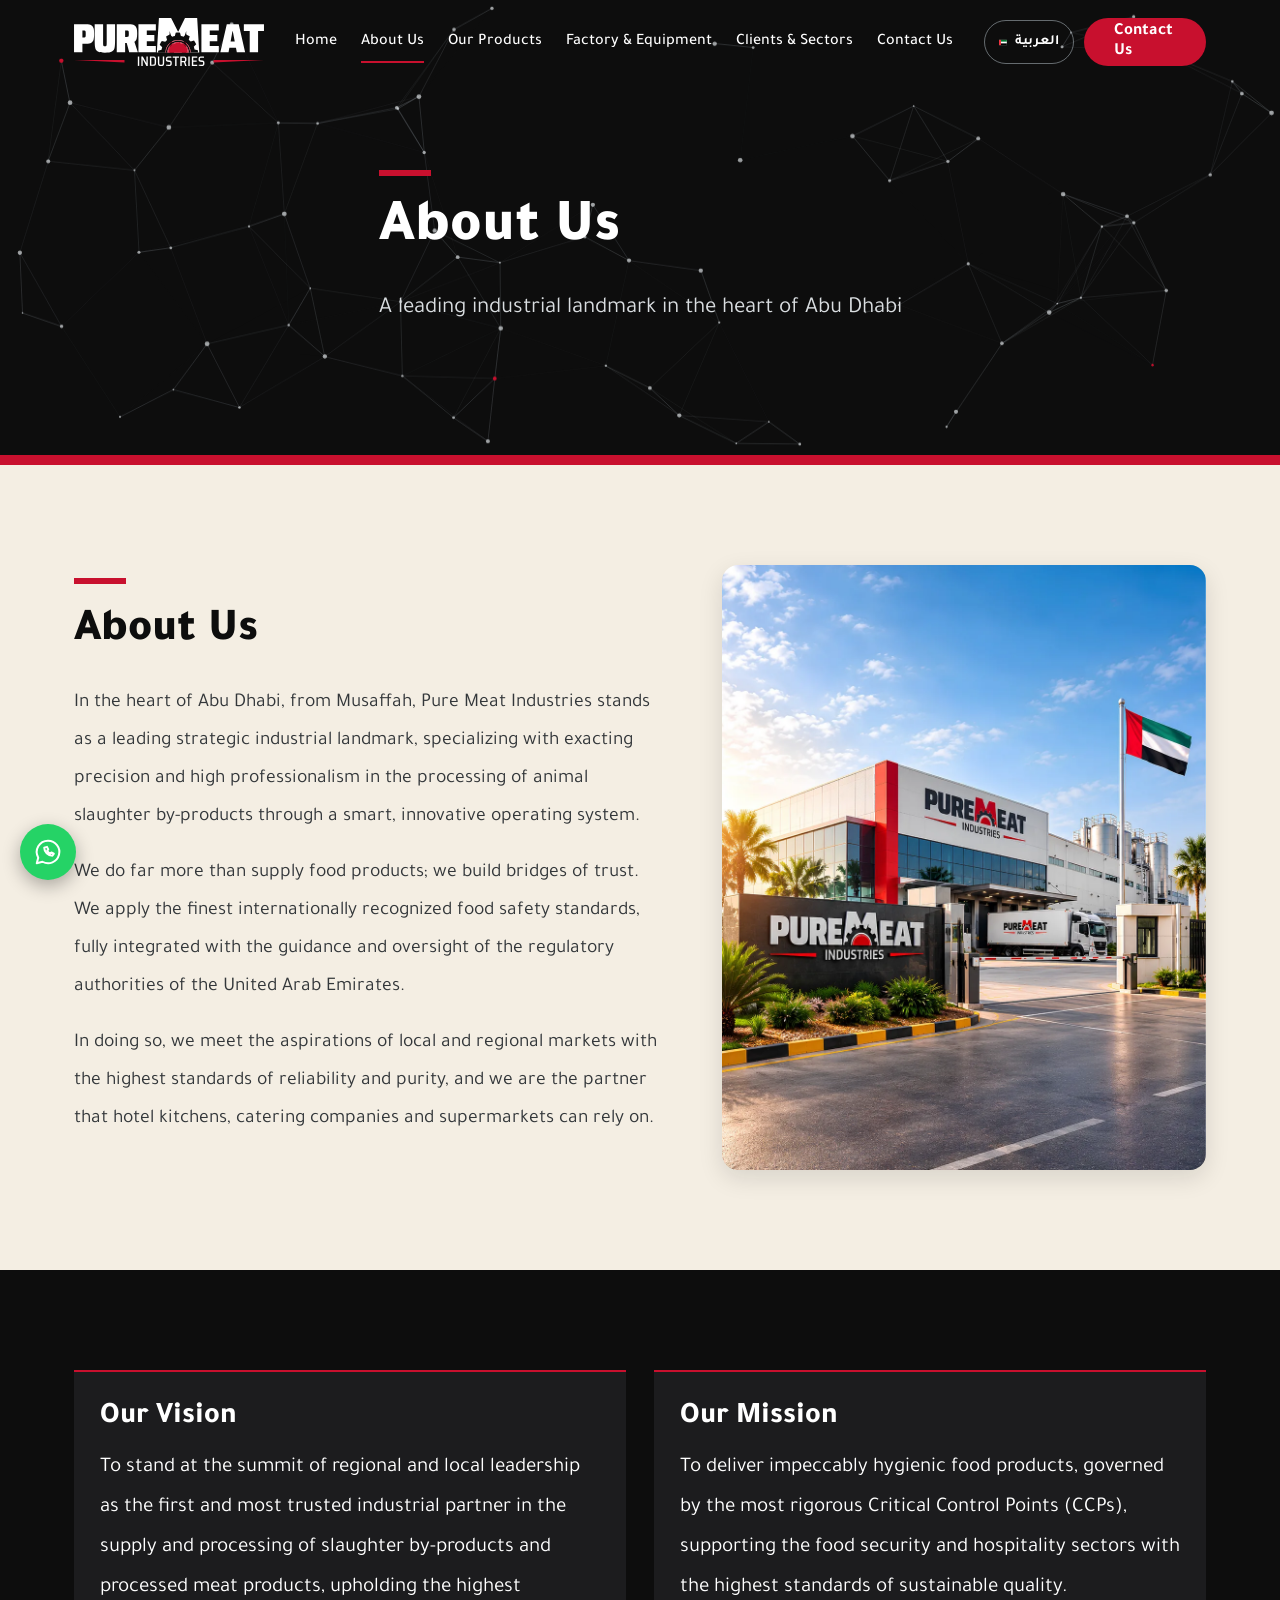
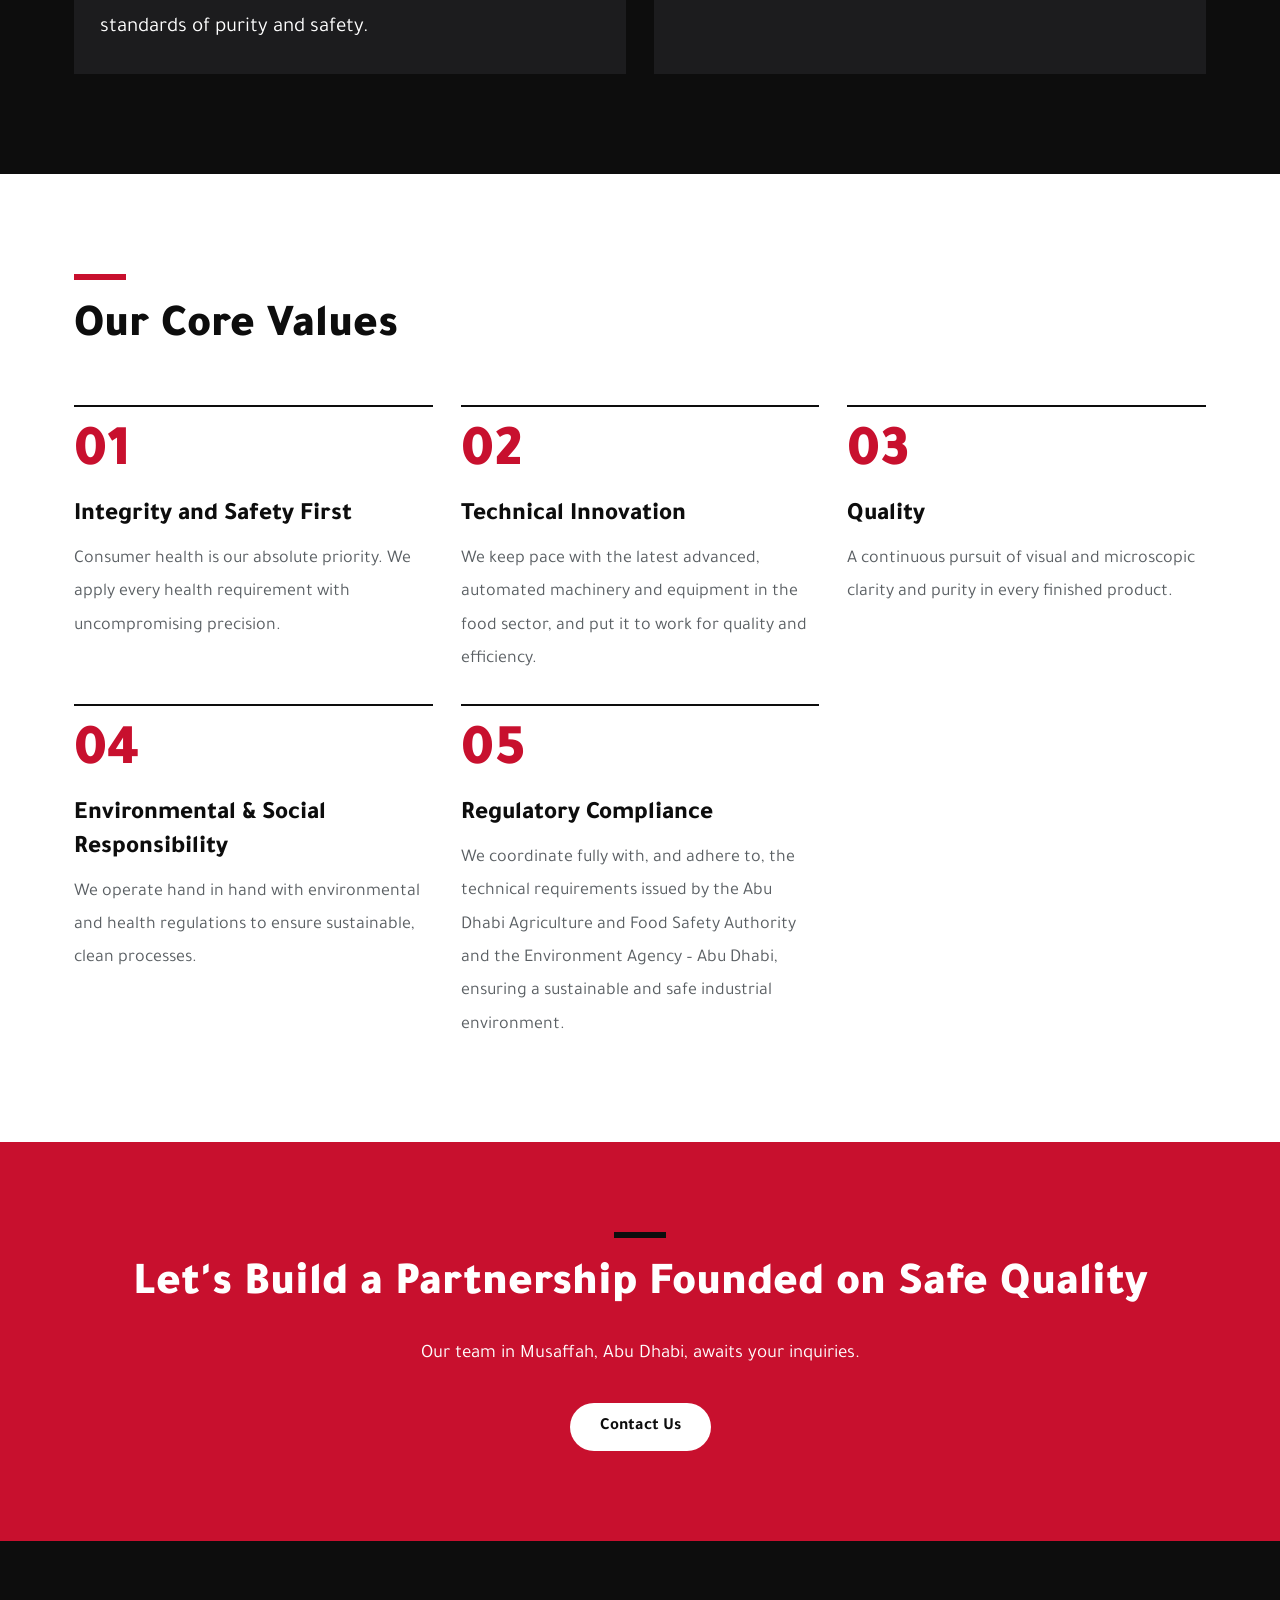
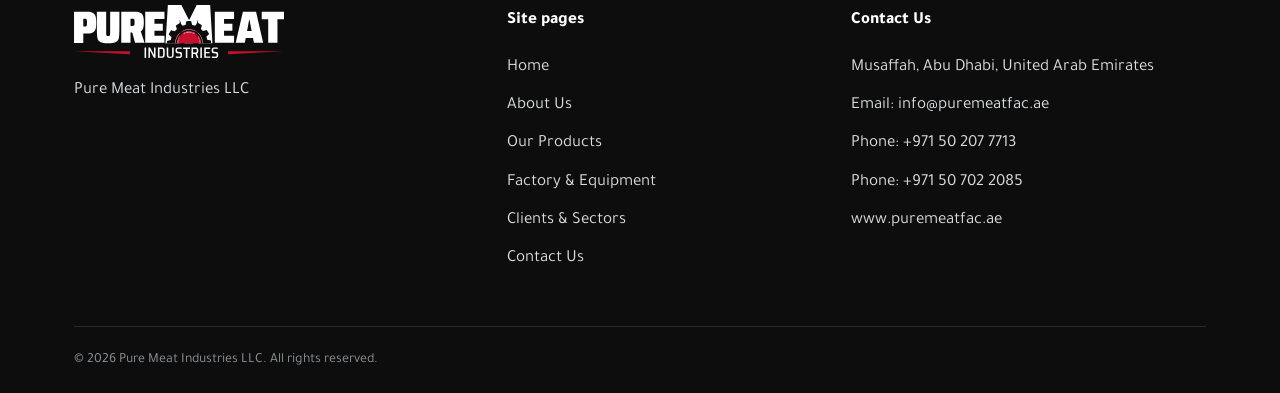
<file: en/about.html>
<!doctype html>
<html lang="en" dir="ltr"><head><meta charset="utf-8"><meta name="viewport" content="width=device-width,initial-scale=1,viewport-fit=cover">
<title>About Us │ Pure Meat Industries</title><meta name="description" content="Get to know Pure Meat Industries: a leading industrial landmark in Abu Dhabi specializing in slaughter by-products processing, with food safety at the core of its vision, mission and values."><meta name="robots" content="noindex,nofollow">
<link rel="alternate" hreflang="ar" href="https://www.puremeatfac.ae/ar/about.html"><link rel="alternate" hreflang="en" href="https://www.puremeatfac.ae/en/about.html">
<link rel="icon" href="../assets/img/favicon.svg" type="image/svg+xml"><link rel="icon" href="../assets/img/favicon-32.png" sizes="32x32" type="image/png"><link rel="apple-touch-icon" href="../assets/img/apple-touch-icon.png">
<link rel="preconnect" href="https://fonts.googleapis.com"><link rel="preconnect" href="https://fonts.gstatic.com" crossorigin><link href="https://fonts.googleapis.com/css2?family=Tajawal:wght@300;400;500;700;800;900&display=swap" rel="stylesheet">
<link rel="stylesheet" href="../assets/css/pm.css"><script defer src="../assets/js/pm.js"></script></head>
<body><a class="pm-skip" href="#main">Skip to content</a>
<header class="pm-header"><div class="pm-wrap">
<a class="pm-logo" href="index.html" aria-label="Pure Meat Industries"><img class="l-dark" src="../assets/img/logo-dark.svg" alt=""><img class="l-cream" src="../assets/img/logo-cream.svg" alt=""></a>
<nav class="pm-nav" aria-label="Menu" id="pm-nav"><a href="index.html">Home</a><a href="about.html" aria-current="page">About Us</a><a href="products.html">Our Products</a><a href="factory.html">Factory &amp; Equipment</a><a href="clients.html">Clients &amp; Sectors</a><a href="contact.html">Contact Us</a></nav>
<div class="pm-tools"><a class="pm-lang" href="../ar/about.html" hreflang="ar" lang="ar" aria-label="التبديل إلى العربية"><svg viewBox="0 0 60 40" aria-hidden="true"><rect width="60" height="40" fill="#fff"/><rect width="60" height="13.4" fill="#00732F"/><rect y="26.6" width="60" height="13.4" fill="#000"/><rect width="15" height="40" fill="#EF3340"/></svg><span>العربية</span></a>
<a class="pm-btn pm-btn-red pm-hide-m" href="contact.html">Contact Us</a>
<button class="pm-burger" type="button" aria-label="Menu" aria-controls="pm-nav" aria-expanded="false"><span class="i-m"><svg class="" width="24" height="24" viewBox="0 0 24 24" fill="none" stroke="currentColor" stroke-width="1.6" stroke-linecap="round" stroke-linejoin="round" aria-hidden="true"><path d="M4 7h16M4 12h16M4 17h16"/></svg></span><span class="i-x"><svg class="" width="24" height="24" viewBox="0 0 24 24" fill="none" stroke="currentColor" stroke-width="1.6" stroke-linecap="round" stroke-linejoin="round" aria-hidden="true"><path d="M6 6l12 12M18 6L6 18"/></svg></span></button></div>
</div></header>
<main id="main"><section class="pm-hero sm pm-dark"><canvas id="pm-fx" aria-hidden="true"></canvas><div class="pm-wrap"><div class="pm-hero-in"><span class="pm-rule"></span><h1 class="pm-r">About Us</h1><p class="pm-r" style="--i:1">A leading industrial landmark in the heart of Abu Dhabi</p></div></div></section><section class="pm-sec "><div class="pm-wrap"><div class="pm-split"><div><span class="pm-rule"></span><h2 class="pm-h2 pm-r">About Us</h2><p class="pm-r" style="--i:1">In the heart of Abu Dhabi, from Musaffah, Pure Meat Industries stands as a leading strategic industrial landmark, specializing with exacting precision and high professionalism in the processing of animal slaughter by-products through a smart, innovative operating system.</p><p class="pm-r" style="--i:2">We do far more than supply food products; we build bridges of trust. We apply the finest internationally recognized food safety standards, fully integrated with the guidance and oversight of the regulatory authorities of the United Arab Emirates.</p><p class="pm-r" style="--i:3">In doing so, we meet the aspirations of local and regional markets with the highest standards of reliability and purity, and we are the partner that hotel kitchens, catering companies and supermarkets can rely on.</p></div><figure class="pm-fig pm-r" style="--ar:4/5"><picture><source srcset="../assets/img/about-plant.webp" type="image/webp"><img src="../assets/img/about-plant.jpg" alt="Exterior of the Pure Meat Industries plant" width="1000" height="1250" loading="lazy" decoding="async"></picture></figure></div></div></section><section class="pm-sec pm-dark"><div class="pm-wrap"><div class="pm-grid" style="grid-template-columns:repeat(auto-fit,minmax(320px,1fr))"><article class="pm-card pm-mv pm-r" style="--i:0"><h3>Our Vision</h3><p>To stand at the summit of regional and local leadership as the first and most trusted industrial partner in the supply and processing of slaughter by-products and processed meat products, upholding the highest standards of purity and safety.</p></article><article class="pm-card pm-mv pm-r" style="--i:1"><h3>Our Mission</h3><p>To deliver impeccably hygienic food products, governed by the most rigorous Critical Control Points (CCPs), supporting the food security and hospitality sectors with the highest standards of sustainable quality.</p></article></div></div></section><section class="pm-sec pm-white"><div class="pm-wrap"><div class="pm-head"><span class="pm-rule"></span><h2 class="pm-h2 pm-r">Our Core Values</h2></div><div class="pm-grid"><article class="pm-card pm-r" style="--i:0"><div class="pm-no"><span dir="ltr">01</span></div><h3>Integrity and Safety First</h3><p>Consumer health is our absolute priority. We apply every health requirement with uncompromising precision.</p></article><article class="pm-card pm-r" style="--i:1"><div class="pm-no"><span dir="ltr">02</span></div><h3>Technical Innovation</h3><p>We keep pace with the latest advanced, automated machinery and equipment in the food sector, and put it to work for quality and efficiency.</p></article><article class="pm-card pm-r" style="--i:2"><div class="pm-no"><span dir="ltr">03</span></div><h3>Quality</h3><p>A continuous pursuit of visual and microscopic clarity and purity in every finished product.</p></article><article class="pm-card pm-r" style="--i:0"><div class="pm-no"><span dir="ltr">04</span></div><h3>Environmental &amp; Social Responsibility</h3><p>We operate hand in hand with environmental and health regulations to ensure sustainable, clean processes.</p></article><article class="pm-card pm-r" style="--i:1"><div class="pm-no"><span dir="ltr">05</span></div><h3>Regulatory Compliance</h3><p>We coordinate fully with, and adhere to, the technical requirements issued by the Abu Dhabi Agriculture and Food Safety Authority and the Environment Agency – Abu Dhabi, ensuring a sustainable and safe industrial environment.</p></article></div></div></section><section class="pm-cta"><div class="pm-wrap"><span class="pm-rule"></span><h2 class="pm-h2 pm-r">Let's Build a Partnership Founded on Safe Quality</h2><p class="pm-r" style="--i:1">Our team in Musaffah, Abu Dhabi, awaits your inquiries.</p><a class="pm-btn pm-btn-light" href="contact.html">Contact Us</a></div></section></main>
<footer class="pm-footer"><div class="pm-wrap"><div class="pm-fgrid">
<div><a class="pm-logo" href="index.html" aria-label="Pure Meat Industries"><img src="../assets/img/logo-dark.svg" alt=""></a><p>Pure Meat Industries LLC</p></div>
<div><h4>Site pages</h4><ul><li><a href="index.html">Home</a></li><li><a href="about.html">About Us</a></li><li><a href="products.html">Our Products</a></li><li><a href="factory.html">Factory &amp; Equipment</a></li><li><a href="clients.html">Clients &amp; Sectors</a></li><li><a href="contact.html">Contact Us</a></li></ul></div>
<div><h4>Contact Us</h4><ul><li>Musaffah, Abu Dhabi, United Arab Emirates</li><li>Email: <a dir="ltr" href="mailto:info@puremeatfac.ae">info@puremeatfac.ae</a></li><li>Phone: <a dir="ltr" href="tel:+971502077713">+971 50 207 7713</a></li><li>Phone: <a dir="ltr" href="tel:+971507022085">+971 50 702 2085</a></li><li><a dir="ltr" href="https://www.puremeatfac.ae">www.puremeatfac.ae</a></li></ul></div>
</div><div class="pm-copy">© 2026 Pure Meat Industries LLC. All rights reserved.</div></div></footer>
<a class="pm-fab pm-wa" href="https://wa.me/971507022085?text=Hello%2C%20I%20would%20like%20to%20inquire%20about%20Pure%20Meat%20Industries%20products." target="_blank" rel="noopener" aria-label="Chat on WhatsApp"><svg class="" width="30" height="30" viewBox="0 0 24 24" fill="none" stroke="currentColor" stroke-width="1.6" stroke-linecap="round" stroke-linejoin="round" aria-hidden="true"><path d="M12 3a9 9 0 00-7.8 13.5L3 21l4.6-1.2A9 9 0 1012 3z"/><path d="M9 8.5c0 3.5 3 6.5 6.5 6.5l1.2-1.6-2-1-.9.8c-1-.4-2-1.4-2.4-2.4l.8-.9-1-2z"/></svg></a>
<button class="pm-fab pm-top" type="button" aria-label="Back to top"><svg class="" width="24" height="24" viewBox="0 0 24 24" fill="none" stroke="currentColor" stroke-width="1.6" stroke-linecap="round" stroke-linejoin="round" aria-hidden="true"><path d="M12 19V5M5 12l7-7 7 7"/></svg></button>
</body></html>
</file>
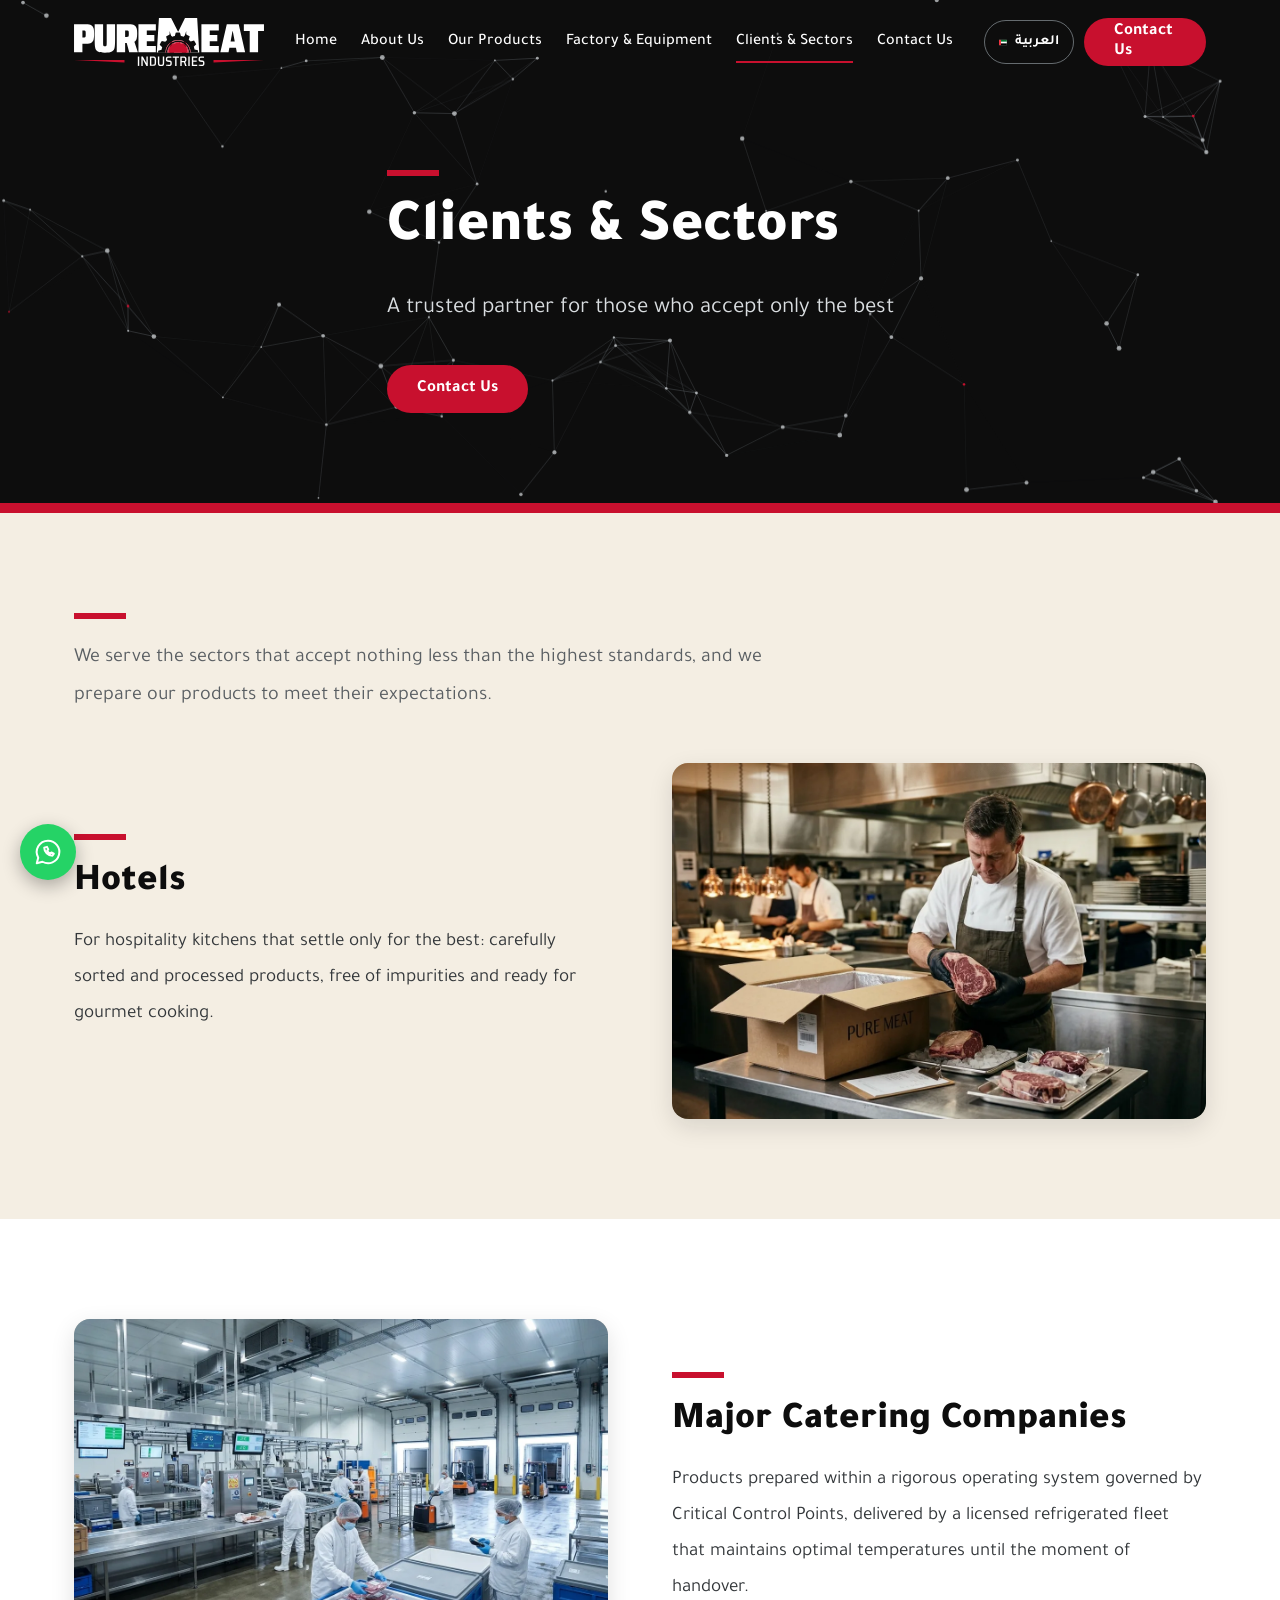
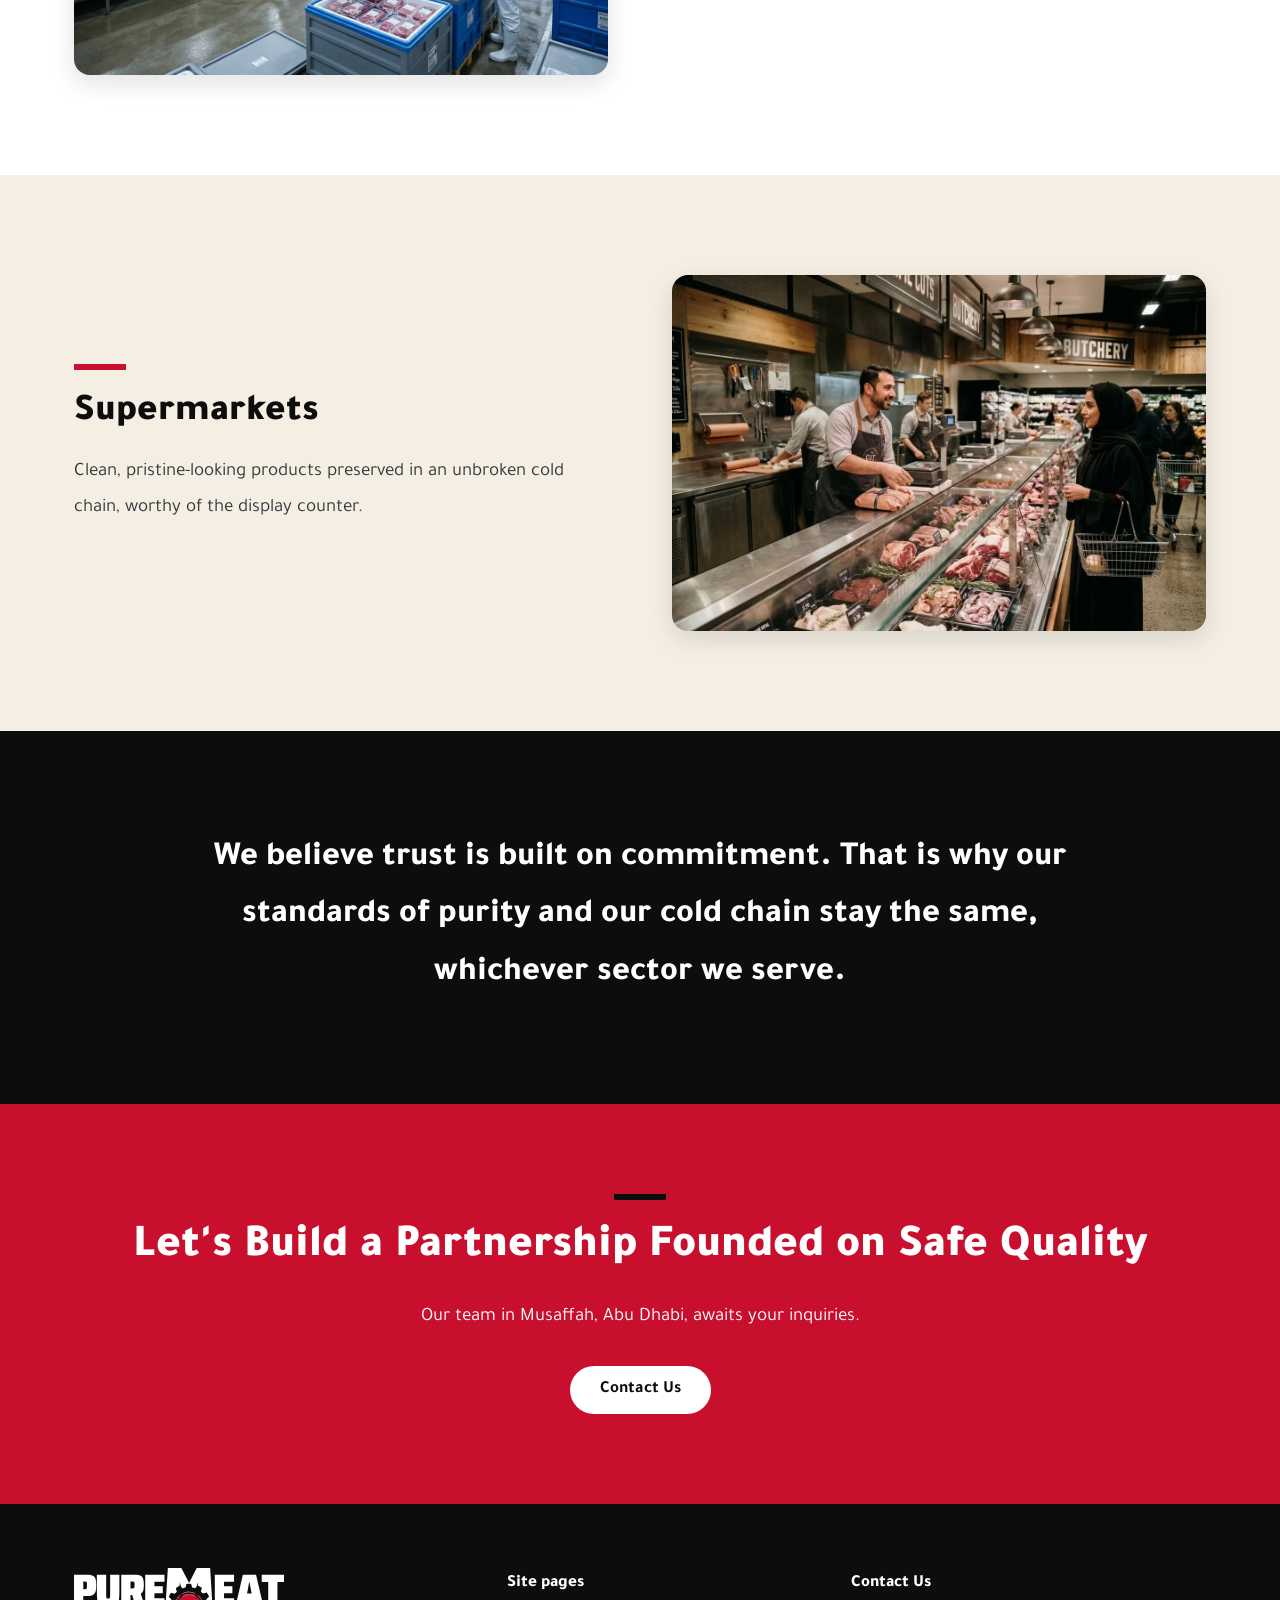
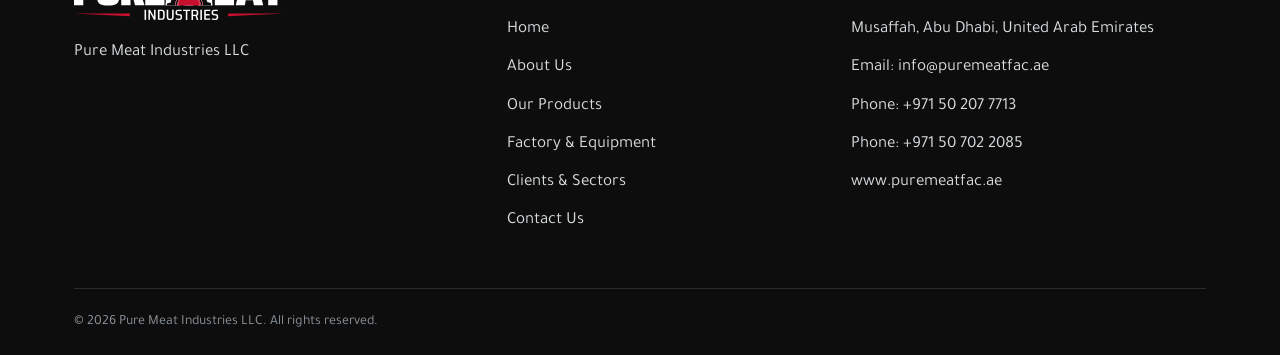
<file: en/clients.html>
<!doctype html>
<html lang="en" dir="ltr"><head><meta charset="utf-8"><meta name="viewport" content="width=device-width,initial-scale=1,viewport-fit=cover">
<title>Clients &amp; Sectors │ Pure Meat Industries</title><meta name="description" content="We serve hotels, major catering companies and supermarkets with products prepared to the highest standards of purity and food safety."><meta name="robots" content="noindex,nofollow">
<link rel="alternate" hreflang="ar" href="https://www.puremeatfac.ae/ar/clients.html"><link rel="alternate" hreflang="en" href="https://www.puremeatfac.ae/en/clients.html">
<link rel="icon" href="../assets/img/favicon.svg" type="image/svg+xml"><link rel="icon" href="../assets/img/favicon-32.png" sizes="32x32" type="image/png"><link rel="apple-touch-icon" href="../assets/img/apple-touch-icon.png">
<link rel="preconnect" href="https://fonts.googleapis.com"><link rel="preconnect" href="https://fonts.gstatic.com" crossorigin><link href="https://fonts.googleapis.com/css2?family=Tajawal:wght@300;400;500;700;800;900&display=swap" rel="stylesheet">
<link rel="stylesheet" href="../assets/css/pm.css"><script defer src="../assets/js/pm.js"></script></head>
<body><a class="pm-skip" href="#main">Skip to content</a>
<header class="pm-header"><div class="pm-wrap">
<a class="pm-logo" href="index.html" aria-label="Pure Meat Industries"><img class="l-dark" src="../assets/img/logo-dark.svg" alt=""><img class="l-cream" src="../assets/img/logo-cream.svg" alt=""></a>
<nav class="pm-nav" aria-label="Menu" id="pm-nav"><a href="index.html">Home</a><a href="about.html">About Us</a><a href="products.html">Our Products</a><a href="factory.html">Factory &amp; Equipment</a><a href="clients.html" aria-current="page">Clients &amp; Sectors</a><a href="contact.html">Contact Us</a></nav>
<div class="pm-tools"><a class="pm-lang" href="../ar/clients.html" hreflang="ar" lang="ar" aria-label="التبديل إلى العربية"><svg viewBox="0 0 60 40" aria-hidden="true"><rect width="60" height="40" fill="#fff"/><rect width="60" height="13.4" fill="#00732F"/><rect y="26.6" width="60" height="13.4" fill="#000"/><rect width="15" height="40" fill="#EF3340"/></svg><span>العربية</span></a>
<a class="pm-btn pm-btn-red pm-hide-m" href="contact.html">Contact Us</a>
<button class="pm-burger" type="button" aria-label="Menu" aria-controls="pm-nav" aria-expanded="false"><span class="i-m"><svg class="" width="24" height="24" viewBox="0 0 24 24" fill="none" stroke="currentColor" stroke-width="1.6" stroke-linecap="round" stroke-linejoin="round" aria-hidden="true"><path d="M4 7h16M4 12h16M4 17h16"/></svg></span><span class="i-x"><svg class="" width="24" height="24" viewBox="0 0 24 24" fill="none" stroke="currentColor" stroke-width="1.6" stroke-linecap="round" stroke-linejoin="round" aria-hidden="true"><path d="M6 6l12 12M18 6L6 18"/></svg></span></button></div>
</div></header>
<main id="main"><section class="pm-hero sm pm-dark"><canvas id="pm-fx" aria-hidden="true"></canvas><div class="pm-wrap"><div class="pm-hero-in"><span class="pm-rule"></span><h1 class="pm-r">Clients &amp; Sectors</h1><p class="pm-r" style="--i:1">A trusted partner for those who accept only the best</p><div class="pm-actions pm-r" style="--i:2"><a class="pm-btn pm-btn-red" href="contact.html">Contact Us</a></div></div></div></section><section class="pm-sec "><div class="pm-wrap"><div class="pm-head"><span class="pm-rule"></span><p class="pm-r" style="--i:1">We serve the sectors that accept nothing less than the highest standards, and we prepare our products to meet their expectations.</p></div><div class="pm-row "><div class="pm-r"><span class="pm-rule"></span><h2>Hotels</h2><p>For hospitality kitchens that settle only for the best: carefully sorted and processed products, free of impurities and ready for gourmet cooking.</p></div><figure class="pm-fig pm-r" style="--ar:3/2"><picture><source srcset="../assets/img/clients-hotels.webp" type="image/webp"><img src="../assets/img/clients-hotels.jpg" alt="Chef inspecting a fresh cut of meat in a hotel kitchen" width="1200" height="800" loading="lazy" decoding="async"></picture></figure></div></div></section><section class="pm-sec pm-white"><div class="pm-wrap"><div class="pm-row rev"><div class="pm-r"><span class="pm-rule"></span><h2>Major Catering Companies</h2><p>Products prepared within a rigorous operating system governed by Critical Control Points, delivered by a licensed refrigerated fleet that maintains optimal temperatures until the moment of handover.</p></div><figure class="pm-fig pm-r" style="--ar:3/2"><picture><source srcset="../assets/img/clients-catering.webp" type="image/webp"><img src="../assets/img/clients-catering.jpg" alt="Loading and cold-handling area at a large catering facility" width="1200" height="800" loading="lazy" decoding="async"></picture></figure></div></div></section><section class="pm-sec "><div class="pm-wrap"><div class="pm-row "><div class="pm-r"><span class="pm-rule"></span><h2>Supermarkets</h2><p>Clean, pristine-looking products preserved in an unbroken cold chain, worthy of the display counter.</p></div><figure class="pm-fig pm-r" style="--ar:3/2"><picture><source srcset="../assets/img/clients-supermarkets.webp" type="image/webp"><img src="../assets/img/clients-supermarkets.jpg" alt="Supermarket butchery counter with a shopper" width="1200" height="800" loading="lazy" decoding="async"></picture></figure></div></div></section><section class="pm-sec pm-dark"><div class="pm-wrap"><p class="pm-qdark pm-r">We believe trust is built on commitment. That is why our standards of purity and our cold chain stay the same, whichever sector we serve.</p></div></section><section class="pm-cta"><div class="pm-wrap"><span class="pm-rule"></span><h2 class="pm-h2 pm-r">Let's Build a Partnership Founded on Safe Quality</h2><p class="pm-r" style="--i:1">Our team in Musaffah, Abu Dhabi, awaits your inquiries.</p><a class="pm-btn pm-btn-light" href="contact.html">Contact Us</a></div></section></main>
<footer class="pm-footer"><div class="pm-wrap"><div class="pm-fgrid">
<div><a class="pm-logo" href="index.html" aria-label="Pure Meat Industries"><img src="../assets/img/logo-dark.svg" alt=""></a><p>Pure Meat Industries LLC</p></div>
<div><h4>Site pages</h4><ul><li><a href="index.html">Home</a></li><li><a href="about.html">About Us</a></li><li><a href="products.html">Our Products</a></li><li><a href="factory.html">Factory &amp; Equipment</a></li><li><a href="clients.html">Clients &amp; Sectors</a></li><li><a href="contact.html">Contact Us</a></li></ul></div>
<div><h4>Contact Us</h4><ul><li>Musaffah, Abu Dhabi, United Arab Emirates</li><li>Email: <a dir="ltr" href="mailto:info@puremeatfac.ae">info@puremeatfac.ae</a></li><li>Phone: <a dir="ltr" href="tel:+971502077713">+971 50 207 7713</a></li><li>Phone: <a dir="ltr" href="tel:+971507022085">+971 50 702 2085</a></li><li><a dir="ltr" href="https://www.puremeatfac.ae">www.puremeatfac.ae</a></li></ul></div>
</div><div class="pm-copy">© 2026 Pure Meat Industries LLC. All rights reserved.</div></div></footer>
<a class="pm-fab pm-wa" href="https://wa.me/971507022085?text=Hello%2C%20I%20would%20like%20to%20inquire%20about%20Pure%20Meat%20Industries%20products." target="_blank" rel="noopener" aria-label="Chat on WhatsApp"><svg class="" width="30" height="30" viewBox="0 0 24 24" fill="none" stroke="currentColor" stroke-width="1.6" stroke-linecap="round" stroke-linejoin="round" aria-hidden="true"><path d="M12 3a9 9 0 00-7.8 13.5L3 21l4.6-1.2A9 9 0 1012 3z"/><path d="M9 8.5c0 3.5 3 6.5 6.5 6.5l1.2-1.6-2-1-.9.8c-1-.4-2-1.4-2.4-2.4l.8-.9-1-2z"/></svg></a>
<button class="pm-fab pm-top" type="button" aria-label="Back to top"><svg class="" width="24" height="24" viewBox="0 0 24 24" fill="none" stroke="currentColor" stroke-width="1.6" stroke-linecap="round" stroke-linejoin="round" aria-hidden="true"><path d="M12 19V5M5 12l7-7 7 7"/></svg></button>
</body></html>
</file>
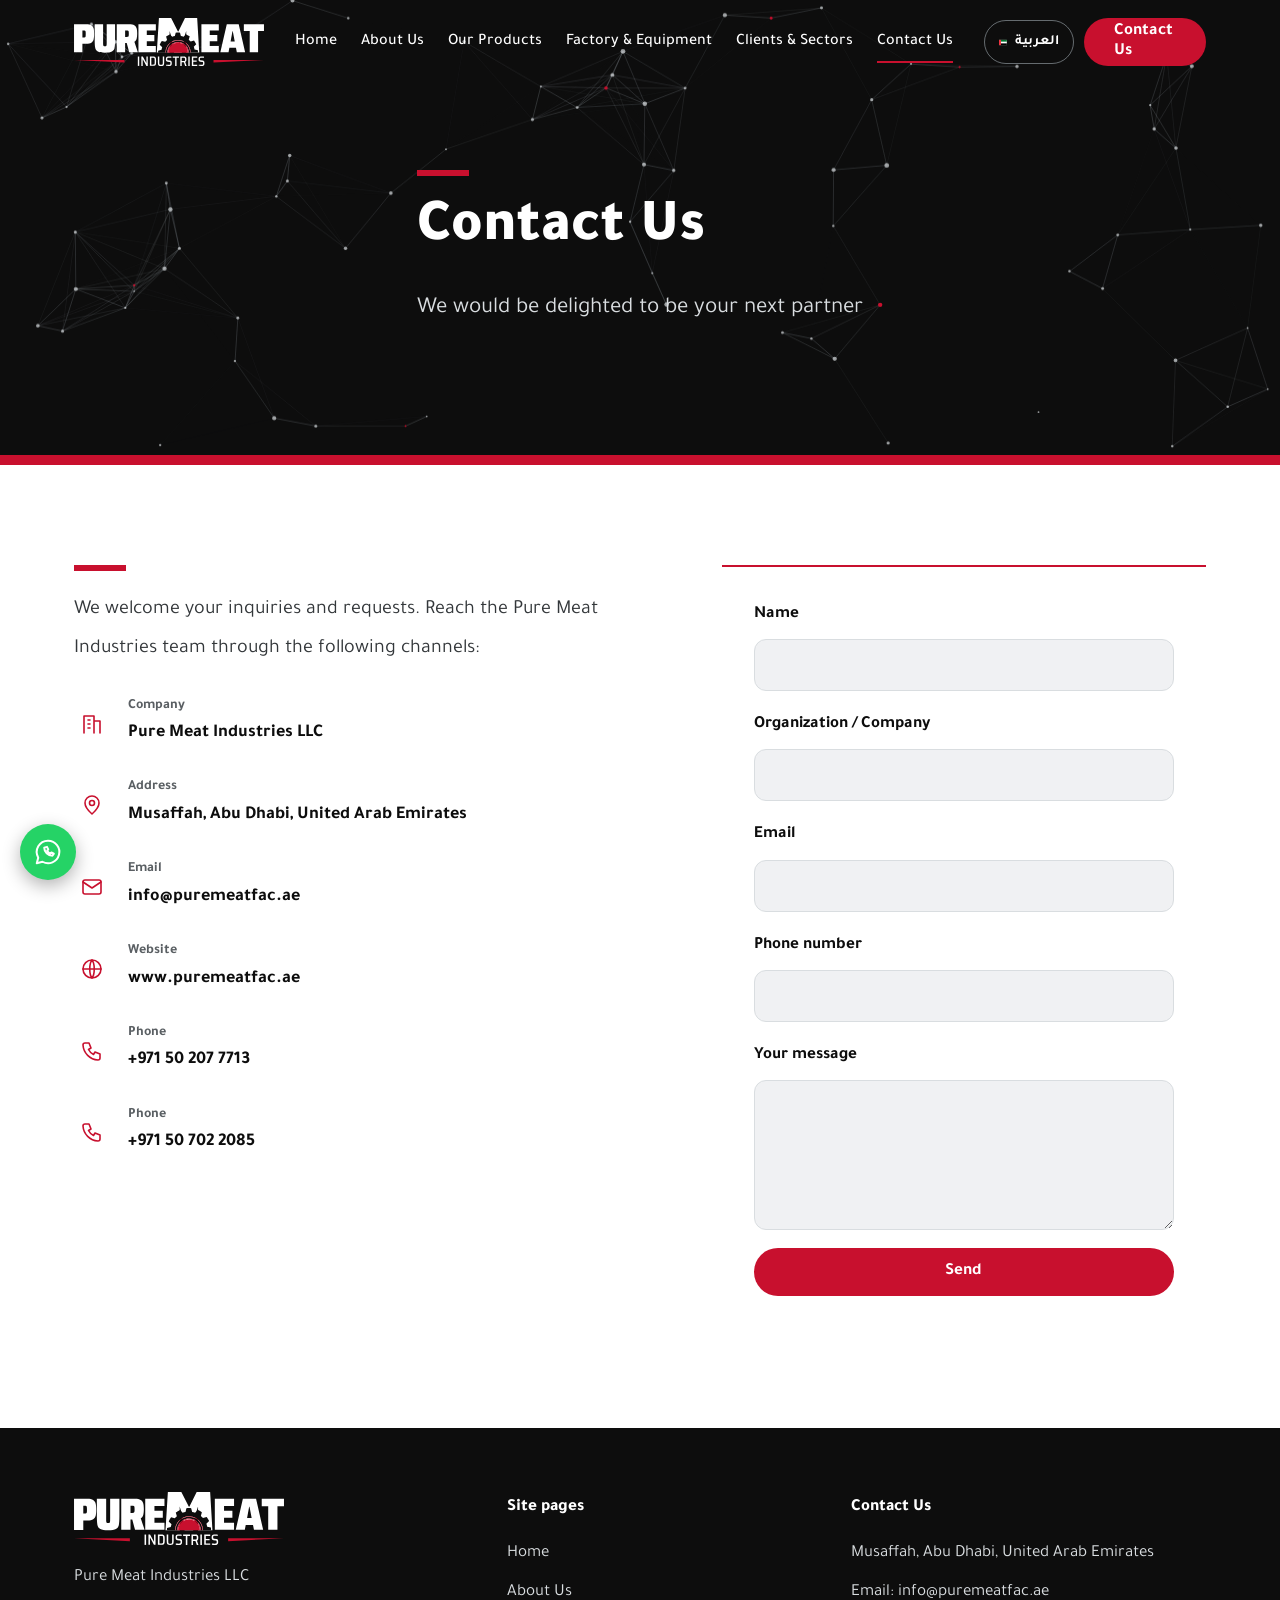
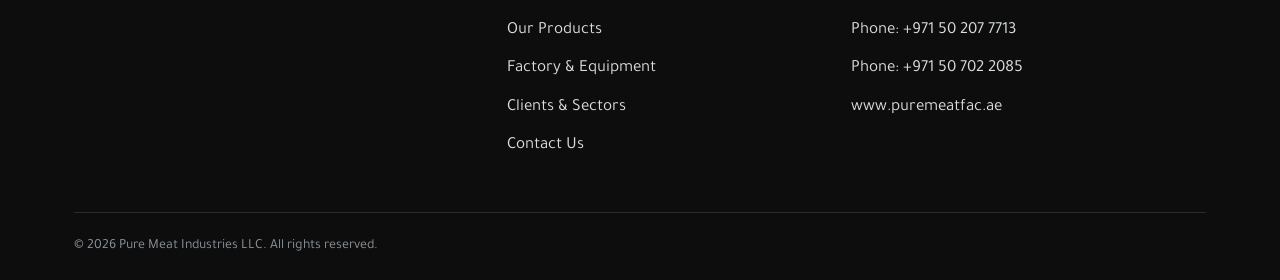
<file: en/contact.html>
<!doctype html>
<html lang="en" dir="ltr"><head><meta charset="utf-8"><meta name="viewport" content="width=device-width,initial-scale=1,viewport-fit=cover">
<title>Contact Us │ Pure Meat Industries, Musaffah, Abu Dhabi</title><meta name="description" content="Contact Pure Meat Industries in Musaffah, Abu Dhabi: email, phone and website."><meta name="robots" content="noindex,nofollow">
<link rel="alternate" hreflang="ar" href="https://www.puremeatfac.ae/ar/contact.html"><link rel="alternate" hreflang="en" href="https://www.puremeatfac.ae/en/contact.html">
<link rel="icon" href="../assets/img/favicon.svg" type="image/svg+xml"><link rel="icon" href="../assets/img/favicon-32.png" sizes="32x32" type="image/png"><link rel="apple-touch-icon" href="../assets/img/apple-touch-icon.png">
<link rel="preconnect" href="https://fonts.googleapis.com"><link rel="preconnect" href="https://fonts.gstatic.com" crossorigin><link href="https://fonts.googleapis.com/css2?family=Tajawal:wght@300;400;500;700;800;900&display=swap" rel="stylesheet">
<link rel="stylesheet" href="../assets/css/pm.css"><script defer src="../assets/js/pm.js"></script></head>
<body><a class="pm-skip" href="#main">Skip to content</a>
<header class="pm-header"><div class="pm-wrap">
<a class="pm-logo" href="index.html" aria-label="Pure Meat Industries"><img class="l-dark" src="../assets/img/logo-dark.svg" alt=""><img class="l-cream" src="../assets/img/logo-cream.svg" alt=""></a>
<nav class="pm-nav" aria-label="Menu" id="pm-nav"><a href="index.html">Home</a><a href="about.html">About Us</a><a href="products.html">Our Products</a><a href="factory.html">Factory &amp; Equipment</a><a href="clients.html">Clients &amp; Sectors</a><a href="contact.html" aria-current="page">Contact Us</a></nav>
<div class="pm-tools"><a class="pm-lang" href="../ar/contact.html" hreflang="ar" lang="ar" aria-label="التبديل إلى العربية"><svg viewBox="0 0 60 40" aria-hidden="true"><rect width="60" height="40" fill="#fff"/><rect width="60" height="13.4" fill="#00732F"/><rect y="26.6" width="60" height="13.4" fill="#000"/><rect width="15" height="40" fill="#EF3340"/></svg><span>العربية</span></a>
<a class="pm-btn pm-btn-red pm-hide-m" href="contact.html">Contact Us</a>
<button class="pm-burger" type="button" aria-label="Menu" aria-controls="pm-nav" aria-expanded="false"><span class="i-m"><svg class="" width="24" height="24" viewBox="0 0 24 24" fill="none" stroke="currentColor" stroke-width="1.6" stroke-linecap="round" stroke-linejoin="round" aria-hidden="true"><path d="M4 7h16M4 12h16M4 17h16"/></svg></span><span class="i-x"><svg class="" width="24" height="24" viewBox="0 0 24 24" fill="none" stroke="currentColor" stroke-width="1.6" stroke-linecap="round" stroke-linejoin="round" aria-hidden="true"><path d="M6 6l12 12M18 6L6 18"/></svg></span></button></div>
</div></header>
<main id="main"><section class="pm-hero sm pm-dark"><canvas id="pm-fx" aria-hidden="true"></canvas><div class="pm-wrap"><div class="pm-hero-in"><span class="pm-rule"></span><h1 class="pm-r">Contact Us</h1><p class="pm-r" style="--i:1">We would be delighted to be your next partner</p></div></div></section><section class="pm-sec pm-white"><div class="pm-wrap"><div class="pm-split" style="align-items:start"><div><span class="pm-rule"></span><p class="pm-r" style="font-size:20px;margin-bottom:28px">We welcome your inquiries and requests. Reach the Pure Meat Industries team through the following channels:</p><div class="pm-info"><div class="pm-r" style="--i:0"><span class="pm-ico"><svg class="" width="24" height="24" viewBox="0 0 24 24" fill="none" stroke="currentColor" stroke-width="1.6" stroke-linecap="round" stroke-linejoin="round" aria-hidden="true"><path d="M4 21V4h10v17M14 9h6v12M8 8h2M8 12h2M8 16h2"/></svg></span><span><small>Company</small><b>Pure Meat Industries LLC</b></span></div><div class="pm-r" style="--i:1"><span class="pm-ico"><svg class="" width="24" height="24" viewBox="0 0 24 24" fill="none" stroke="currentColor" stroke-width="1.6" stroke-linecap="round" stroke-linejoin="round" aria-hidden="true"><path d="M12 21s7-6.2 7-11a7 7 0 10-14 0c0 4.8 7 11 7 11z"/><circle cx="12" cy="10" r="2.5"/></svg></span><span><small>Address</small><b>Musaffah, Abu Dhabi, United Arab Emirates</b></span></div><a class="pm-info-l pm-r" style="--i:2" href="mailto:info@puremeatfac.ae"><span class="pm-ico"><svg class="" width="24" height="24" viewBox="0 0 24 24" fill="none" stroke="currentColor" stroke-width="1.6" stroke-linecap="round" stroke-linejoin="round" aria-hidden="true"><rect x="3" y="5" width="18" height="14" rx="2"/><path d="M3 7l9 6 9-6"/></svg></span><span><small>Email</small><b><bdi dir="ltr">info@puremeatfac.ae</bdi></b></span></a><a class="pm-info-l pm-r" style="--i:0" href="https://www.puremeatfac.ae"><span class="pm-ico"><svg class="" width="24" height="24" viewBox="0 0 24 24" fill="none" stroke="currentColor" stroke-width="1.6" stroke-linecap="round" stroke-linejoin="round" aria-hidden="true"><circle cx="12" cy="12" r="9"/><path d="M3 12h18M12 3c3 3.5 3 14.5 0 18M12 3c-3 3.5-3 14.5 0 18"/></svg></span><span><small>Website</small><b><bdi dir="ltr">www.puremeatfac.ae</bdi></b></span></a><a class="pm-info-l pm-r" style="--i:1" href="tel:+971502077713"><span class="pm-ico"><svg class="" width="24" height="24" viewBox="0 0 24 24" fill="none" stroke="currentColor" stroke-width="1.6" stroke-linecap="round" stroke-linejoin="round" aria-hidden="true"><path d="M5 4h4l2 5-2.5 1.5a11 11 0 005 5L15 13l5 2v4a2 2 0 01-2 2A16 16 0 013 6a2 2 0 012-2z"/></svg></span><span><small>Phone</small><b><bdi dir="ltr">+971 50 207 7713</bdi></b></span></a><a class="pm-info-l pm-r" style="--i:2" href="tel:+971507022085"><span class="pm-ico"><svg class="" width="24" height="24" viewBox="0 0 24 24" fill="none" stroke="currentColor" stroke-width="1.6" stroke-linecap="round" stroke-linejoin="round" aria-hidden="true"><path d="M5 4h4l2 5-2.5 1.5a11 11 0 005 5L15 13l5 2v4a2 2 0 01-2 2A16 16 0 013 6a2 2 0 012-2z"/></svg></span><span><small>Phone</small><b><bdi dir="ltr">+971 50 702 2085</bdi></b></span></a></div></div><form class="pm-form pm-r" onsubmit="return false"><label>Name<input type="text" name="f0" autocomplete="name"></label><label>Organization / Company<input type="text" name="f1" autocomplete="organization"></label><label>Email<input type="email" name="f2" autocomplete="email"></label><label>Phone number<input type="tel" name="f3" autocomplete="tel"></label><label>Your message<textarea name="msg" rows="5"></textarea></label><button class="pm-btn pm-btn-red" type="submit">Send</button></form></div></div></section></main>
<footer class="pm-footer"><div class="pm-wrap"><div class="pm-fgrid">
<div><a class="pm-logo" href="index.html" aria-label="Pure Meat Industries"><img src="../assets/img/logo-dark.svg" alt=""></a><p>Pure Meat Industries LLC</p></div>
<div><h4>Site pages</h4><ul><li><a href="index.html">Home</a></li><li><a href="about.html">About Us</a></li><li><a href="products.html">Our Products</a></li><li><a href="factory.html">Factory &amp; Equipment</a></li><li><a href="clients.html">Clients &amp; Sectors</a></li><li><a href="contact.html">Contact Us</a></li></ul></div>
<div><h4>Contact Us</h4><ul><li>Musaffah, Abu Dhabi, United Arab Emirates</li><li>Email: <a dir="ltr" href="mailto:info@puremeatfac.ae">info@puremeatfac.ae</a></li><li>Phone: <a dir="ltr" href="tel:+971502077713">+971 50 207 7713</a></li><li>Phone: <a dir="ltr" href="tel:+971507022085">+971 50 702 2085</a></li><li><a dir="ltr" href="https://www.puremeatfac.ae">www.puremeatfac.ae</a></li></ul></div>
</div><div class="pm-copy">© 2026 Pure Meat Industries LLC. All rights reserved.</div></div></footer>
<a class="pm-fab pm-wa" href="https://wa.me/971507022085?text=Hello%2C%20I%20would%20like%20to%20inquire%20about%20Pure%20Meat%20Industries%20products." target="_blank" rel="noopener" aria-label="Chat on WhatsApp"><svg class="" width="30" height="30" viewBox="0 0 24 24" fill="none" stroke="currentColor" stroke-width="1.6" stroke-linecap="round" stroke-linejoin="round" aria-hidden="true"><path d="M12 3a9 9 0 00-7.8 13.5L3 21l4.6-1.2A9 9 0 1012 3z"/><path d="M9 8.5c0 3.5 3 6.5 6.5 6.5l1.2-1.6-2-1-.9.8c-1-.4-2-1.4-2.4-2.4l.8-.9-1-2z"/></svg></a>
<button class="pm-fab pm-top" type="button" aria-label="Back to top"><svg class="" width="24" height="24" viewBox="0 0 24 24" fill="none" stroke="currentColor" stroke-width="1.6" stroke-linecap="round" stroke-linejoin="round" aria-hidden="true"><path d="M12 19V5M5 12l7-7 7 7"/></svg></button>
</body></html>
</file>
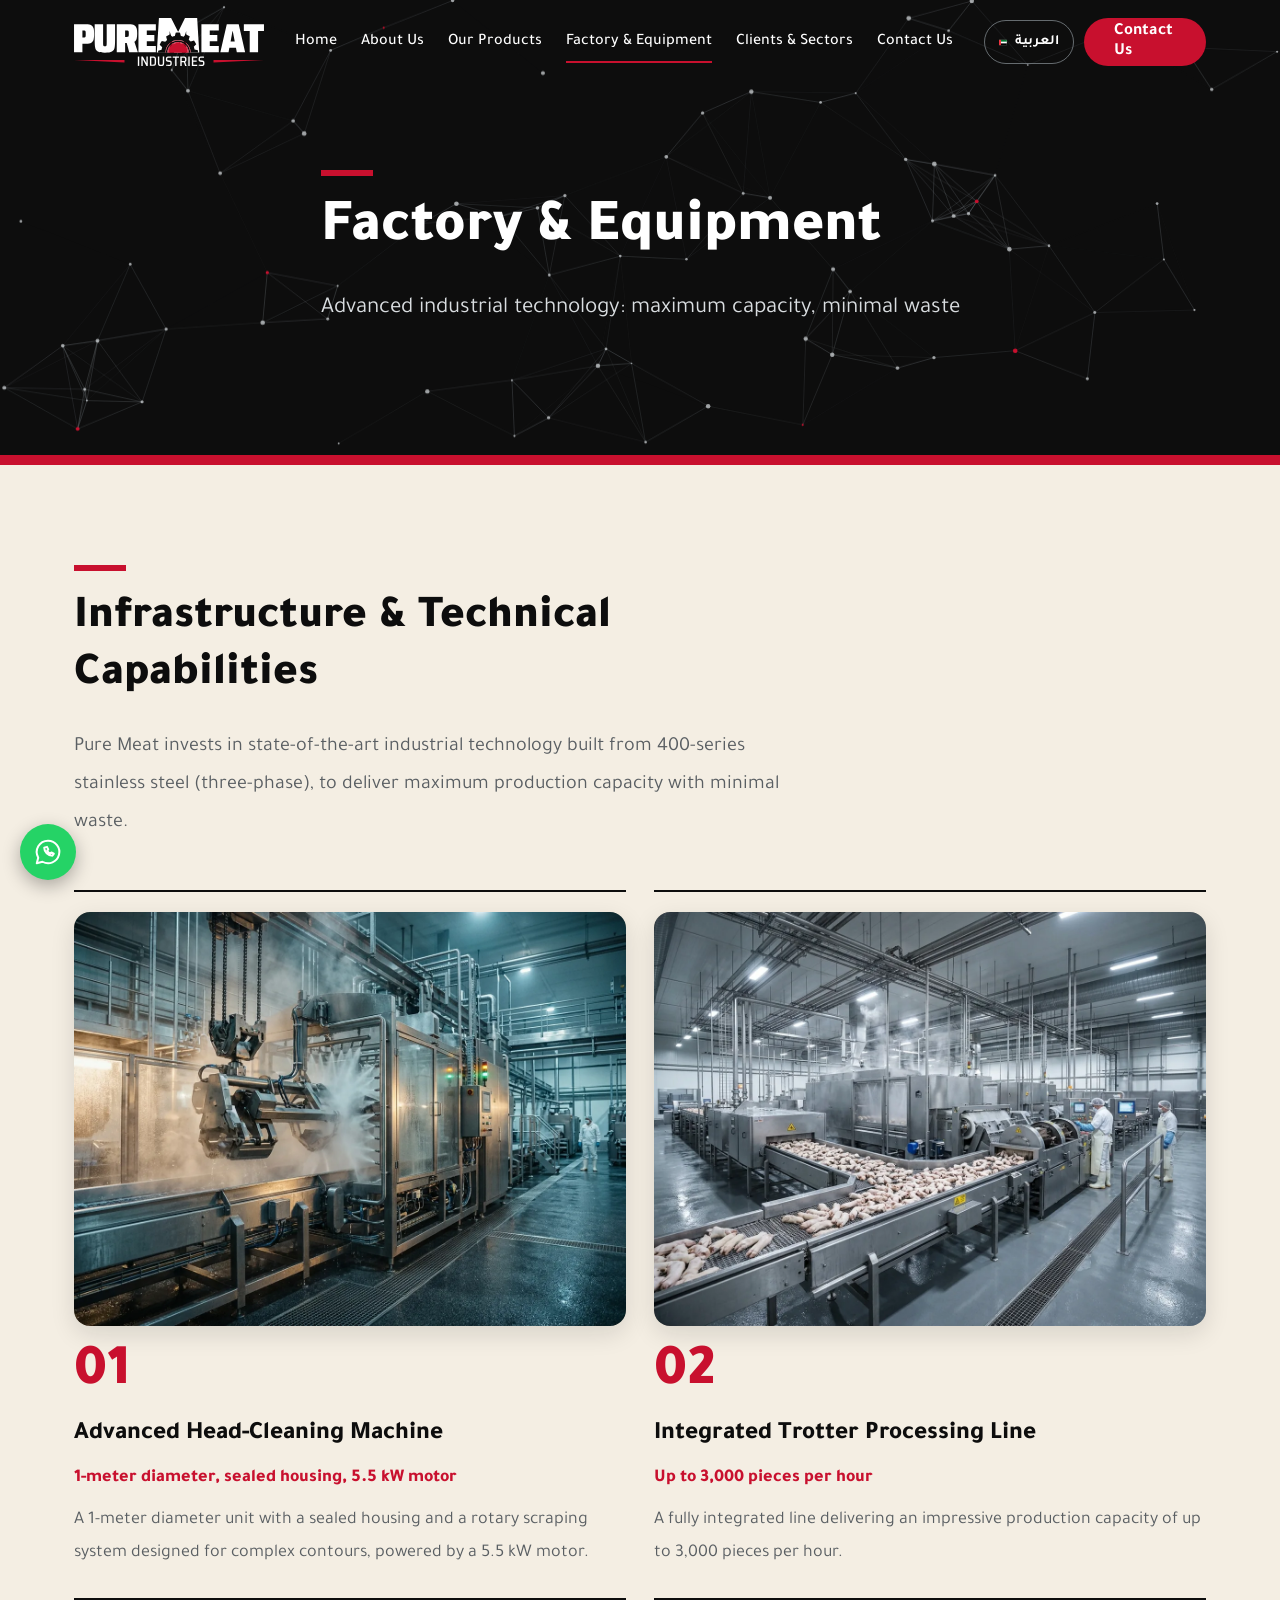
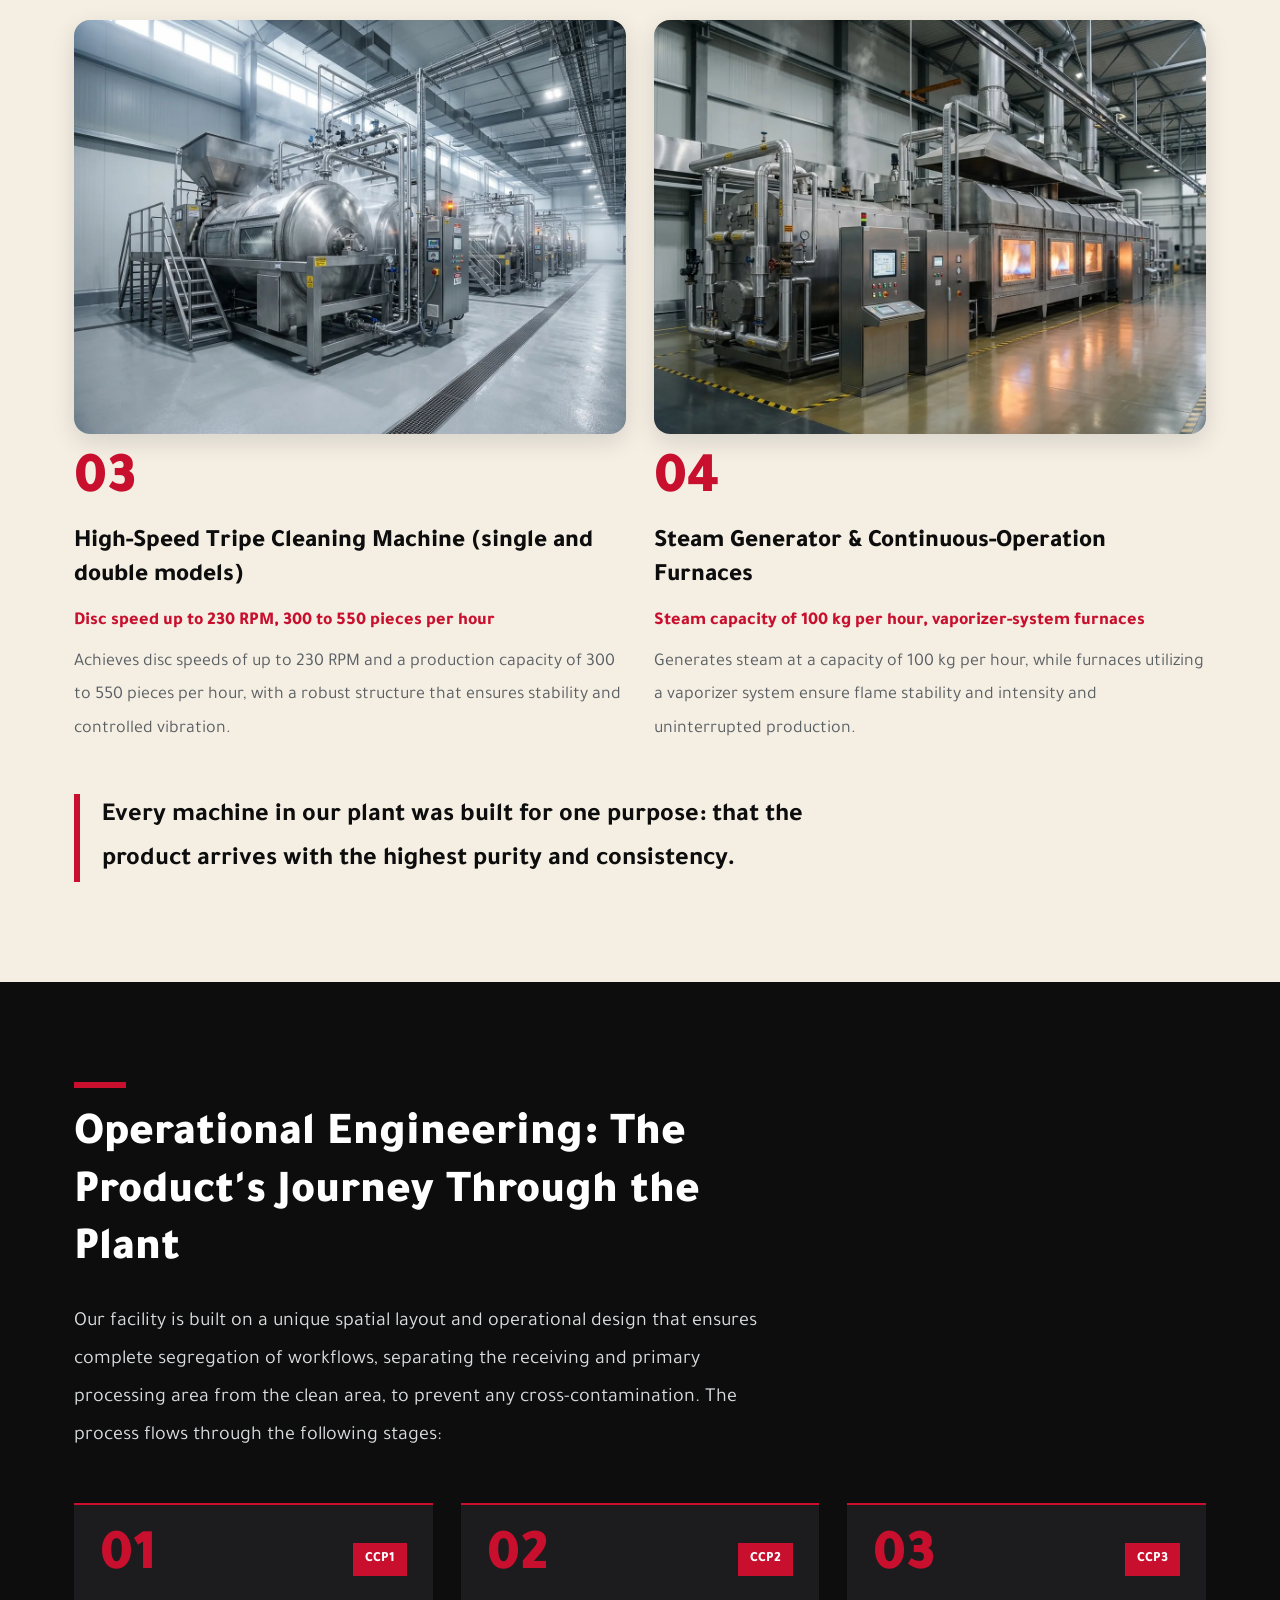
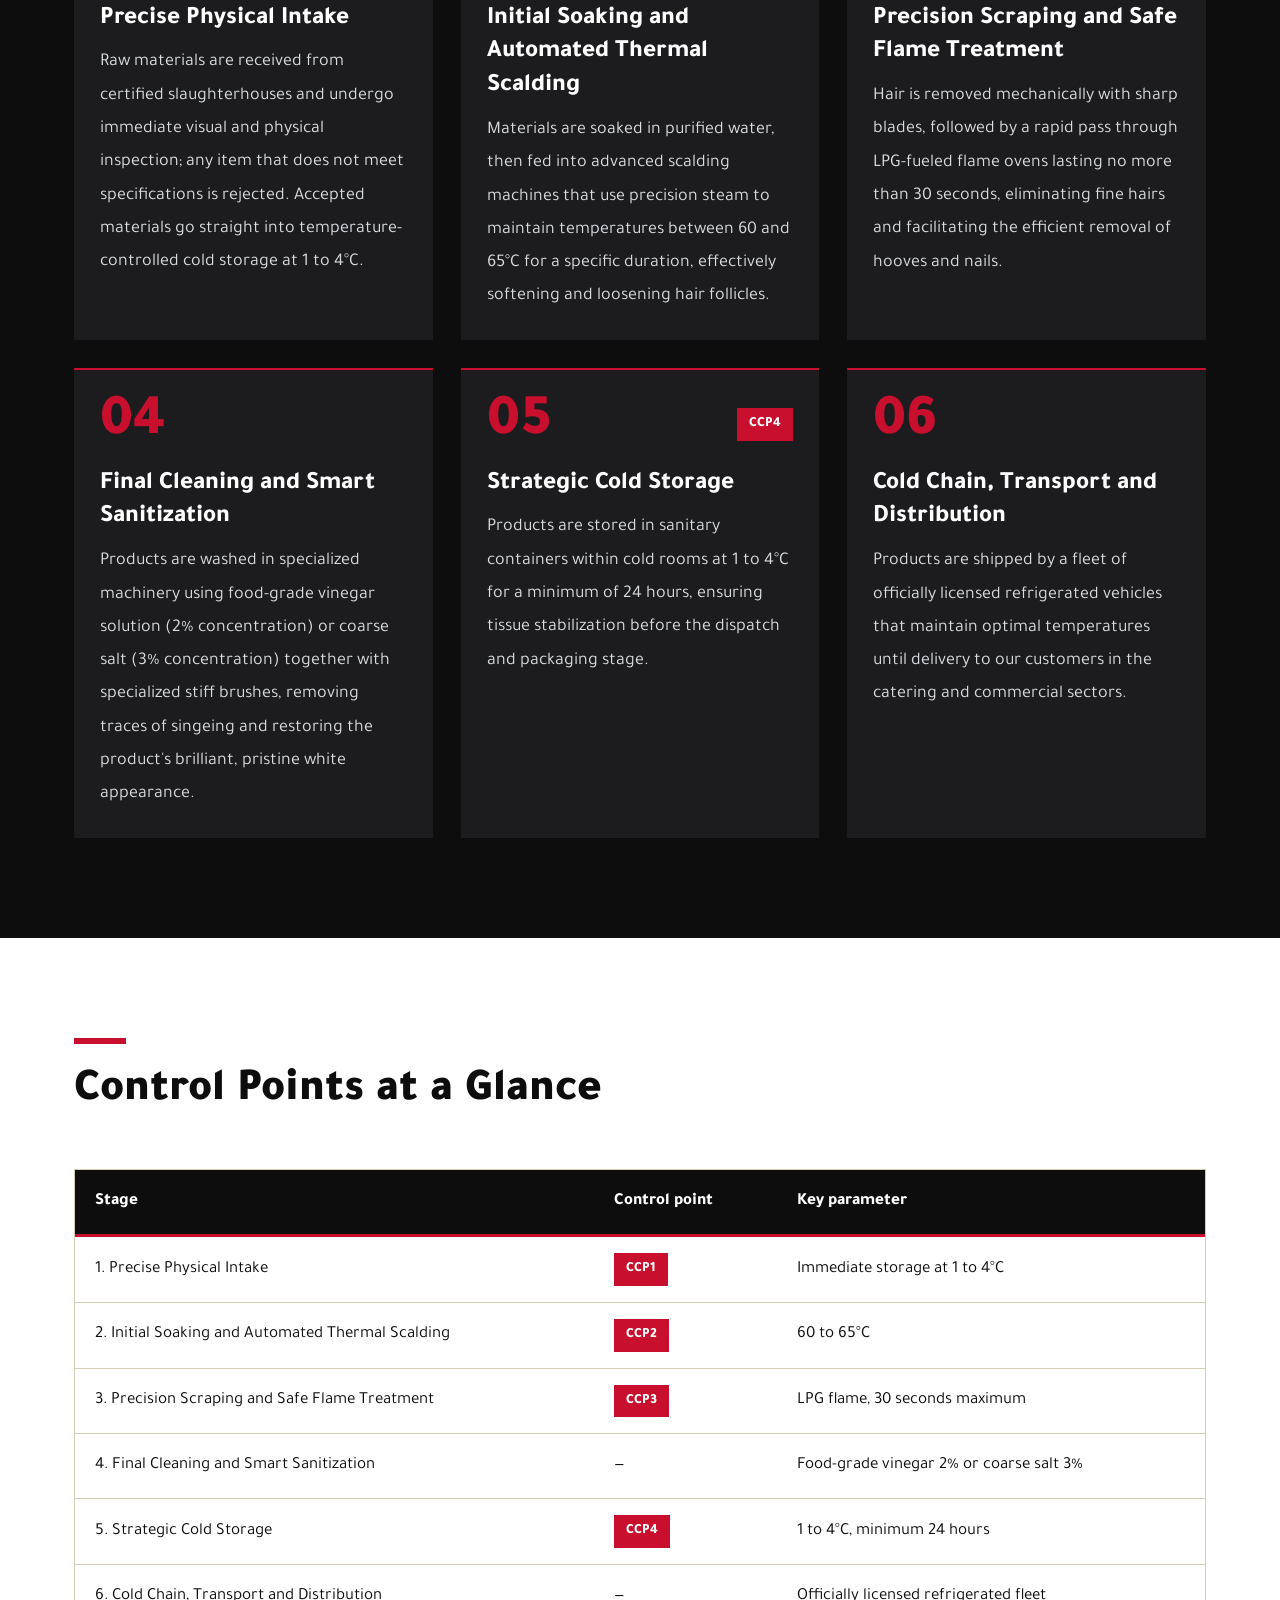
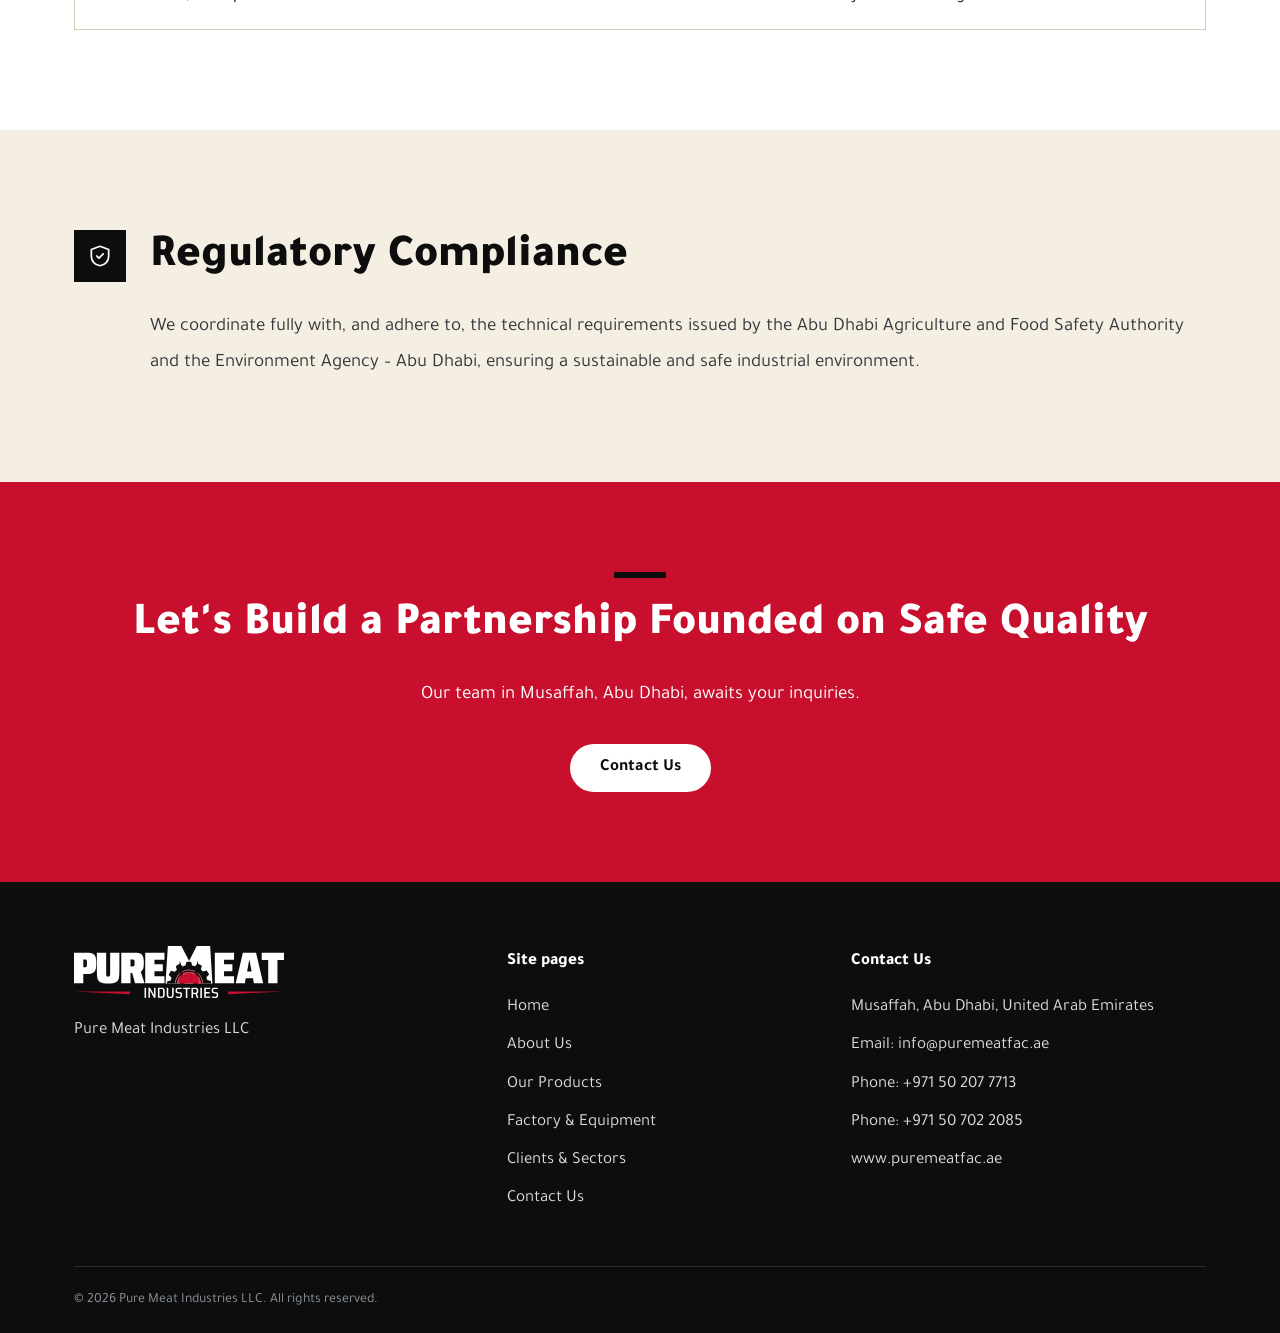
<file: en/factory.html>
<!doctype html>
<html lang="en" dir="ltr"><head><meta charset="utf-8"><meta name="viewport" content="width=device-width,initial-scale=1,viewport-fit=cover">
<title>Factory &amp; Equipment │ Pure Meat Industries</title><meta name="description" content="Inside the Pure Meat plant: automated stainless steel machinery for cleaning heads, trotters and tripe, with steam and furnaces for uninterrupted production."><meta name="robots" content="noindex,nofollow">
<link rel="alternate" hreflang="ar" href="https://www.puremeatfac.ae/ar/factory.html"><link rel="alternate" hreflang="en" href="https://www.puremeatfac.ae/en/factory.html">
<link rel="icon" href="../assets/img/favicon.svg" type="image/svg+xml"><link rel="icon" href="../assets/img/favicon-32.png" sizes="32x32" type="image/png"><link rel="apple-touch-icon" href="../assets/img/apple-touch-icon.png">
<link rel="preconnect" href="https://fonts.googleapis.com"><link rel="preconnect" href="https://fonts.gstatic.com" crossorigin><link href="https://fonts.googleapis.com/css2?family=Tajawal:wght@300;400;500;700;800;900&display=swap" rel="stylesheet">
<link rel="stylesheet" href="../assets/css/pm.css"><script defer src="../assets/js/pm.js"></script></head>
<body><a class="pm-skip" href="#main">Skip to content</a>
<header class="pm-header"><div class="pm-wrap">
<a class="pm-logo" href="index.html" aria-label="Pure Meat Industries"><img class="l-dark" src="../assets/img/logo-dark.svg" alt=""><img class="l-cream" src="../assets/img/logo-cream.svg" alt=""></a>
<nav class="pm-nav" aria-label="Menu" id="pm-nav"><a href="index.html">Home</a><a href="about.html">About Us</a><a href="products.html">Our Products</a><a href="factory.html" aria-current="page">Factory &amp; Equipment</a><a href="clients.html">Clients &amp; Sectors</a><a href="contact.html">Contact Us</a></nav>
<div class="pm-tools"><a class="pm-lang" href="../ar/factory.html" hreflang="ar" lang="ar" aria-label="التبديل إلى العربية"><svg viewBox="0 0 60 40" aria-hidden="true"><rect width="60" height="40" fill="#fff"/><rect width="60" height="13.4" fill="#00732F"/><rect y="26.6" width="60" height="13.4" fill="#000"/><rect width="15" height="40" fill="#EF3340"/></svg><span>العربية</span></a>
<a class="pm-btn pm-btn-red pm-hide-m" href="contact.html">Contact Us</a>
<button class="pm-burger" type="button" aria-label="Menu" aria-controls="pm-nav" aria-expanded="false"><span class="i-m"><svg class="" width="24" height="24" viewBox="0 0 24 24" fill="none" stroke="currentColor" stroke-width="1.6" stroke-linecap="round" stroke-linejoin="round" aria-hidden="true"><path d="M4 7h16M4 12h16M4 17h16"/></svg></span><span class="i-x"><svg class="" width="24" height="24" viewBox="0 0 24 24" fill="none" stroke="currentColor" stroke-width="1.6" stroke-linecap="round" stroke-linejoin="round" aria-hidden="true"><path d="M6 6l12 12M18 6L6 18"/></svg></span></button></div>
</div></header>
<main id="main"><section class="pm-hero sm pm-dark"><canvas id="pm-fx" aria-hidden="true"></canvas><div class="pm-wrap"><div class="pm-hero-in"><span class="pm-rule"></span><h1 class="pm-r">Factory &amp; Equipment</h1><p class="pm-r" style="--i:1">Advanced industrial technology: maximum capacity, minimal waste</p></div></div></section><section class="pm-sec "><div class="pm-wrap"><div class="pm-head"><span class="pm-rule"></span><h2 class="pm-h2 pm-r">Infrastructure &amp; Technical Capabilities</h2><p class="pm-r" style="--i:1">Pure Meat invests in state-of-the-art industrial technology built from 400-series stainless steel (three-phase), to deliver maximum production capacity with minimal waste.</p></div><div class="pm-grid" style="grid-template-columns:repeat(auto-fit,minmax(360px,1fr))"><article class="pm-card pm-r" style="--i:0"><figure class="pm-fig " style="--ar:4/3"><picture><source srcset="../assets/img/factory-heads.webp" type="image/webp"><img src="../assets/img/factory-heads.jpg" alt="Head-cleaning machine with water and steam spray" width="1200" height="900" loading="lazy" decoding="async"></picture></figure><div class="pm-no"><span dir="ltr">01</span></div><h3>Advanced Head-Cleaning Machine</h3><div class="pm-spec">1-meter diameter, sealed housing, 5.5 kW motor</div><p>A 1-meter diameter unit with a sealed housing and a rotary scraping system designed for complex contours, powered by a 5.5 kW motor.</p></article><article class="pm-card pm-r" style="--i:1"><figure class="pm-fig " style="--ar:4/3"><picture><source srcset="../assets/img/factory-trotters.webp" type="image/webp"><img src="../assets/img/factory-trotters.jpg" alt="Integrated trotter processing line with conveyors" width="1200" height="900" loading="lazy" decoding="async"></picture></figure><div class="pm-no"><span dir="ltr">02</span></div><h3>Integrated Trotter Processing Line</h3><div class="pm-spec">Up to 3,000 pieces per hour</div><p>A fully integrated line delivering an impressive production capacity of up to 3,000 pieces per hour.</p></article><article class="pm-card pm-r" style="--i:0"><figure class="pm-fig " style="--ar:4/3"><picture><source srcset="../assets/img/factory-tripe.webp" type="image/webp"><img src="../assets/img/factory-tripe.jpg" alt="Stainless-steel drum tripe cleaning machines" width="1200" height="900" loading="lazy" decoding="async"></picture></figure><div class="pm-no"><span dir="ltr">03</span></div><h3>High-Speed Tripe Cleaning Machine (single and double models)</h3><div class="pm-spec">Disc speed up to 230 RPM, 300 to 550 pieces per hour</div><p>Achieves disc speeds of up to 230 RPM and a production capacity of 300 to 550 pieces per hour, with a robust structure that ensures stability and controlled vibration.</p></article><article class="pm-card pm-r" style="--i:1"><figure class="pm-fig " style="--ar:4/3"><picture><source srcset="../assets/img/factory-steam.webp" type="image/webp"><img src="../assets/img/factory-steam.jpg" alt="Steam generator and continuous-operation furnaces" width="1200" height="900" loading="lazy" decoding="async"></picture></figure><div class="pm-no"><span dir="ltr">04</span></div><h3>Steam Generator &amp; Continuous-Operation Furnaces</h3><div class="pm-spec">Steam capacity of 100 kg per hour, vaporizer-system furnaces</div><p>Generates steam at a capacity of 100 kg per hour, while furnaces utilizing a vaporizer system ensure flame stability and intensity and uninterrupted production.</p></article></div><p class="pm-quote pm-r">Every machine in our plant was built for one purpose: that the product arrives with the highest purity and consistency.</p></div></section><section class="pm-sec pm-dark"><div class="pm-wrap"><div class="pm-head"><span class="pm-rule"></span><h2 class="pm-h2 pm-r">Operational Engineering: The Product's Journey Through the Plant</h2><p class="pm-r" style="--i:1">Our facility is built on a unique spatial layout and operational design that ensures complete segregation of workflows, separating the receiving and primary processing area from the clean area, to prevent any cross-contamination. The process flows through the following stages:</p></div><div class="pm-grid"><article class="pm-card pm-r" style="--i:0"><div class="pm-top2"><div class="pm-no"><span dir="ltr">01</span></div><span class=pm-ccp>CCP1</span></div><h3>Precise Physical Intake</h3><p>Raw materials are received from certified slaughterhouses and undergo immediate visual and physical inspection; any item that does not meet specifications is rejected. Accepted materials go straight into temperature-controlled cold storage at 1 to 4°C.</p></article><article class="pm-card pm-r" style="--i:1"><div class="pm-top2"><div class="pm-no"><span dir="ltr">02</span></div><span class=pm-ccp>CCP2</span></div><h3>Initial Soaking and Automated Thermal Scalding</h3><p>Materials are soaked in purified water, then fed into advanced scalding machines that use precision steam to maintain temperatures between 60 and 65°C for a specific duration, effectively softening and loosening hair follicles.</p></article><article class="pm-card pm-r" style="--i:2"><div class="pm-top2"><div class="pm-no"><span dir="ltr">03</span></div><span class=pm-ccp>CCP3</span></div><h3>Precision Scraping and Safe Flame Treatment</h3><p>Hair is removed mechanically with sharp blades, followed by a rapid pass through LPG-fueled flame ovens lasting no more than 30 seconds, eliminating fine hairs and facilitating the efficient removal of hooves and nails.</p></article><article class="pm-card pm-r" style="--i:0"><div class="pm-top2"><div class="pm-no"><span dir="ltr">04</span></div></div><h3>Final Cleaning and Smart Sanitization</h3><p>Products are washed in specialized machinery using food-grade vinegar solution (2% concentration) or coarse salt (3% concentration) together with specialized stiff brushes, removing traces of singeing and restoring the product's brilliant, pristine white appearance.</p></article><article class="pm-card pm-r" style="--i:1"><div class="pm-top2"><div class="pm-no"><span dir="ltr">05</span></div><span class=pm-ccp>CCP4</span></div><h3>Strategic Cold Storage</h3><p>Products are stored in sanitary containers within cold rooms at 1 to 4°C for a minimum of 24 hours, ensuring tissue stabilization before the dispatch and packaging stage.</p></article><article class="pm-card pm-r" style="--i:2"><div class="pm-top2"><div class="pm-no"><span dir="ltr">06</span></div></div><h3>Cold Chain, Transport and Distribution</h3><p>Products are shipped by a fleet of officially licensed refrigerated vehicles that maintain optimal temperatures until delivery to our customers in the catering and commercial sectors.</p></article></div></div></section><section class="pm-sec pm-white"><div class="pm-wrap"><div class="pm-head"><span class="pm-rule"></span><h2 class="pm-h2 pm-r">Control Points at a Glance</h2></div><div class="pm-tbl pm-r"><table><thead><tr><th>Stage</th><th>Control point</th><th>Key parameter</th></tr></thead><tbody><tr><td>1. Precise Physical Intake</td><td><span class="pm-ccp">CCP1</span></td><td>Immediate storage at 1 to 4°C</td></tr><tr><td>2. Initial Soaking and Automated Thermal Scalding</td><td><span class="pm-ccp">CCP2</span></td><td>60 to 65°C</td></tr><tr><td>3. Precision Scraping and Safe Flame Treatment</td><td><span class="pm-ccp">CCP3</span></td><td>LPG flame, 30 seconds maximum</td></tr><tr><td>4. Final Cleaning and Smart Sanitization</td><td>—</td><td>Food-grade vinegar 2% or coarse salt 3%</td></tr><tr><td>5. Strategic Cold Storage</td><td><span class="pm-ccp">CCP4</span></td><td>1 to 4°C, minimum 24 hours</td></tr><tr><td>6. Cold Chain, Transport and Distribution</td><td>—</td><td>Officially licensed refrigerated fleet</td></tr></tbody></table></div></div></section><section class="pm-sec "><div class="pm-wrap"><div class="pm-note pm-r"><div class="pm-ico"><svg class="" width="26" height="26" viewBox="0 0 24 24" fill="none" stroke="currentColor" stroke-width="1.6" stroke-linecap="round" stroke-linejoin="round" aria-hidden="true"><path d="M12 3l8 3v6c0 5-3.5 8-8 9-4.5-1-8-4-8-9V6z"/><path d="M9 12l2 2 4-4"/></svg></div><div><h2 class="pm-h2">Regulatory Compliance</h2><p>We coordinate fully with, and adhere to, the technical requirements issued by the Abu Dhabi Agriculture and Food Safety Authority and the Environment Agency – Abu Dhabi, ensuring a sustainable and safe industrial environment.</p></div></div></div></section><section class="pm-cta"><div class="pm-wrap"><span class="pm-rule"></span><h2 class="pm-h2 pm-r">Let's Build a Partnership Founded on Safe Quality</h2><p class="pm-r" style="--i:1">Our team in Musaffah, Abu Dhabi, awaits your inquiries.</p><a class="pm-btn pm-btn-light" href="contact.html">Contact Us</a></div></section></main>
<footer class="pm-footer"><div class="pm-wrap"><div class="pm-fgrid">
<div><a class="pm-logo" href="index.html" aria-label="Pure Meat Industries"><img src="../assets/img/logo-dark.svg" alt=""></a><p>Pure Meat Industries LLC</p></div>
<div><h4>Site pages</h4><ul><li><a href="index.html">Home</a></li><li><a href="about.html">About Us</a></li><li><a href="products.html">Our Products</a></li><li><a href="factory.html">Factory &amp; Equipment</a></li><li><a href="clients.html">Clients &amp; Sectors</a></li><li><a href="contact.html">Contact Us</a></li></ul></div>
<div><h4>Contact Us</h4><ul><li>Musaffah, Abu Dhabi, United Arab Emirates</li><li>Email: <a dir="ltr" href="mailto:info@puremeatfac.ae">info@puremeatfac.ae</a></li><li>Phone: <a dir="ltr" href="tel:+971502077713">+971 50 207 7713</a></li><li>Phone: <a dir="ltr" href="tel:+971507022085">+971 50 702 2085</a></li><li><a dir="ltr" href="https://www.puremeatfac.ae">www.puremeatfac.ae</a></li></ul></div>
</div><div class="pm-copy">© 2026 Pure Meat Industries LLC. All rights reserved.</div></div></footer>
<a class="pm-fab pm-wa" href="https://wa.me/971507022085?text=Hello%2C%20I%20would%20like%20to%20inquire%20about%20Pure%20Meat%20Industries%20products." target="_blank" rel="noopener" aria-label="Chat on WhatsApp"><svg class="" width="30" height="30" viewBox="0 0 24 24" fill="none" stroke="currentColor" stroke-width="1.6" stroke-linecap="round" stroke-linejoin="round" aria-hidden="true"><path d="M12 3a9 9 0 00-7.8 13.5L3 21l4.6-1.2A9 9 0 1012 3z"/><path d="M9 8.5c0 3.5 3 6.5 6.5 6.5l1.2-1.6-2-1-.9.8c-1-.4-2-1.4-2.4-2.4l.8-.9-1-2z"/></svg></a>
<button class="pm-fab pm-top" type="button" aria-label="Back to top"><svg class="" width="24" height="24" viewBox="0 0 24 24" fill="none" stroke="currentColor" stroke-width="1.6" stroke-linecap="round" stroke-linejoin="round" aria-hidden="true"><path d="M12 19V5M5 12l7-7 7 7"/></svg></button>
</body></html>
</file>
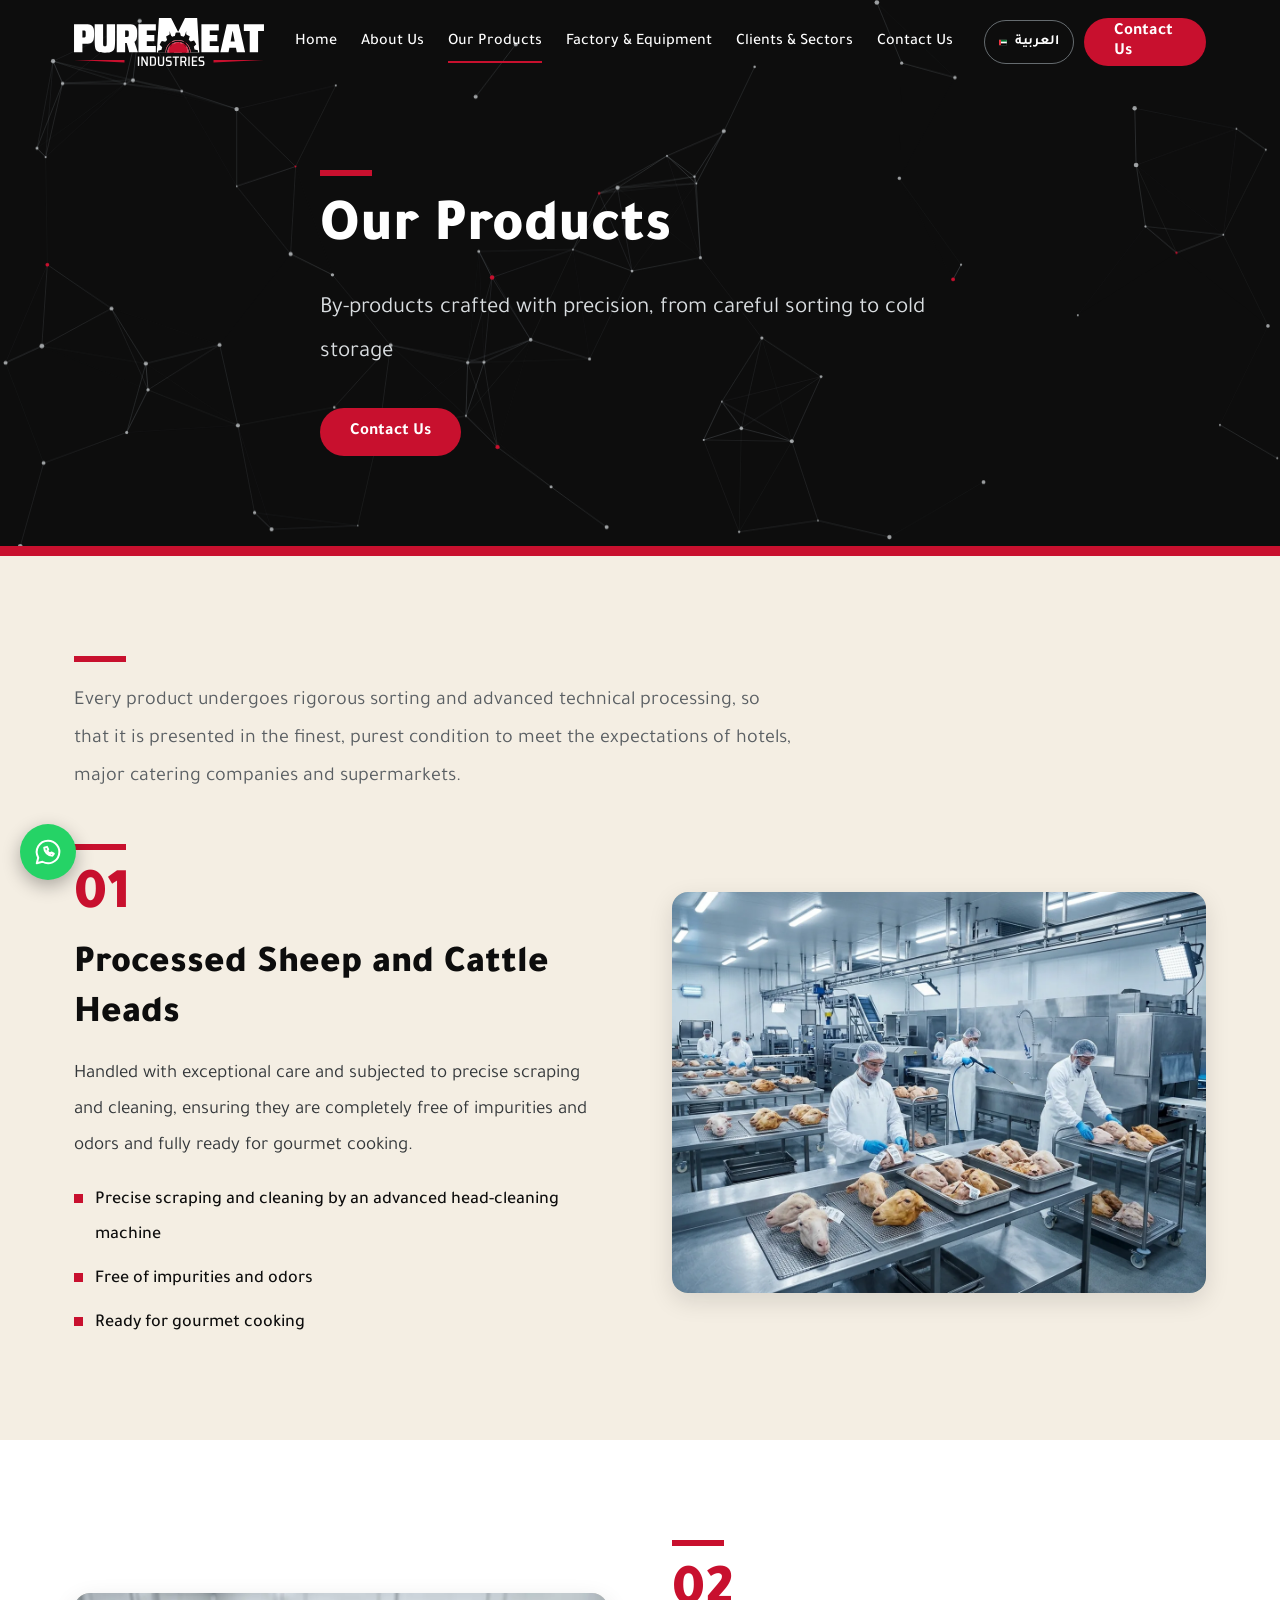
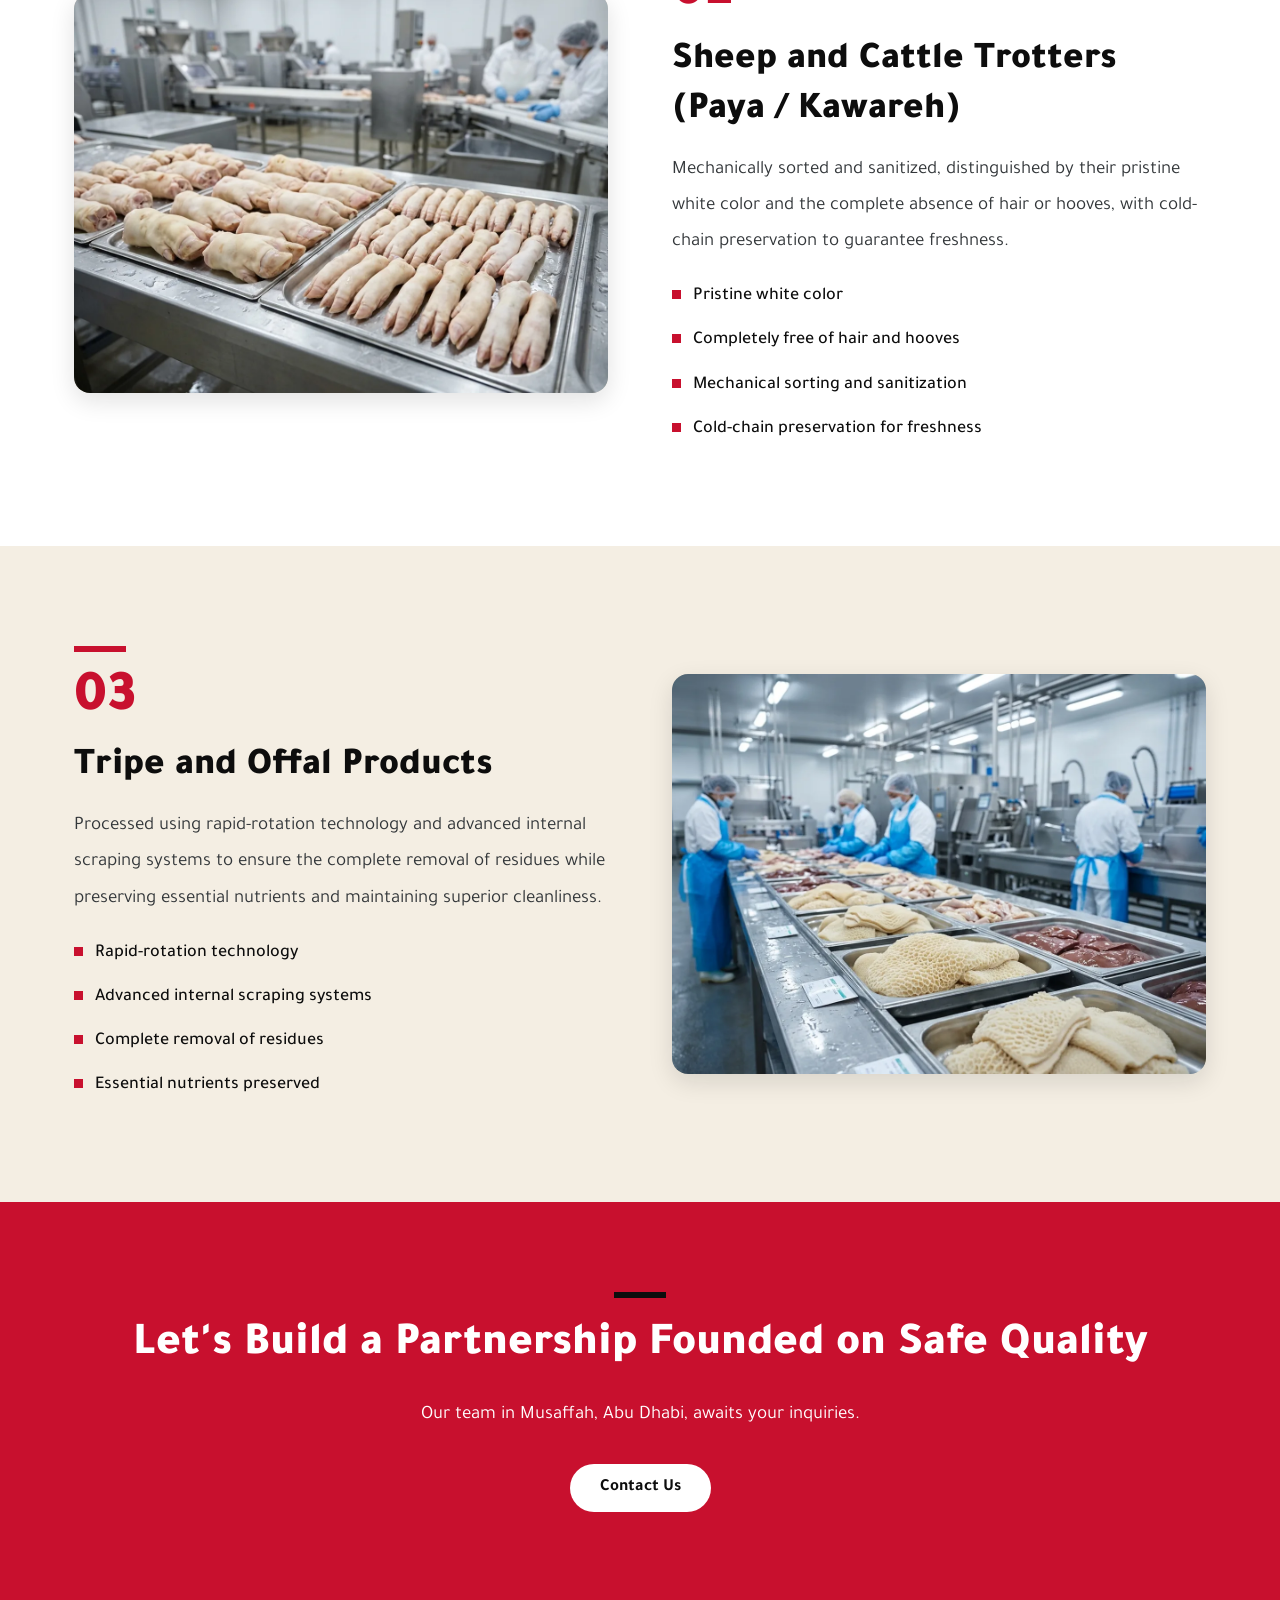
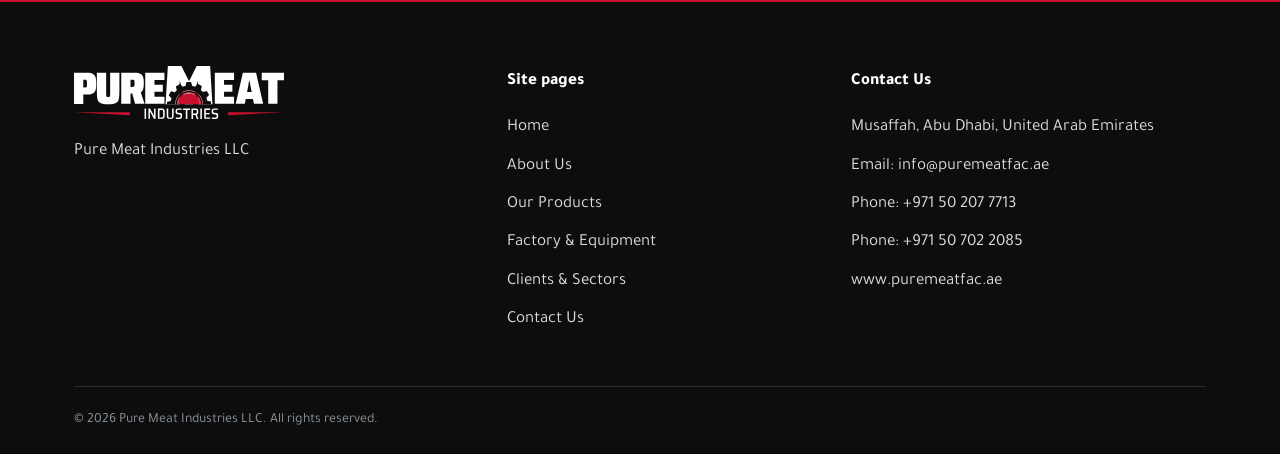
<file: en/products.html>
<!doctype html>
<html lang="en" dir="ltr"><head><meta charset="utf-8"><meta name="viewport" content="width=device-width,initial-scale=1,viewport-fit=cover">
<title>Our Products │ Processed Heads, Trotters and Tripe │ Pure Meat Industries</title><meta name="description" content="Sheep and cattle heads, sheep and cattle trotters (Paya/Kawareh), tripe and offal, processed with precision and kept in a cold chain that guarantees freshness."><meta name="robots" content="noindex,nofollow">
<link rel="alternate" hreflang="ar" href="https://www.puremeatfac.ae/ar/products.html"><link rel="alternate" hreflang="en" href="https://www.puremeatfac.ae/en/products.html">
<link rel="icon" href="../assets/img/favicon.svg" type="image/svg+xml"><link rel="icon" href="../assets/img/favicon-32.png" sizes="32x32" type="image/png"><link rel="apple-touch-icon" href="../assets/img/apple-touch-icon.png">
<link rel="preconnect" href="https://fonts.googleapis.com"><link rel="preconnect" href="https://fonts.gstatic.com" crossorigin><link href="https://fonts.googleapis.com/css2?family=Tajawal:wght@300;400;500;700;800;900&display=swap" rel="stylesheet">
<link rel="stylesheet" href="../assets/css/pm.css"><script defer src="../assets/js/pm.js"></script></head>
<body><a class="pm-skip" href="#main">Skip to content</a>
<header class="pm-header"><div class="pm-wrap">
<a class="pm-logo" href="index.html" aria-label="Pure Meat Industries"><img class="l-dark" src="../assets/img/logo-dark.svg" alt=""><img class="l-cream" src="../assets/img/logo-cream.svg" alt=""></a>
<nav class="pm-nav" aria-label="Menu" id="pm-nav"><a href="index.html">Home</a><a href="about.html">About Us</a><a href="products.html" aria-current="page">Our Products</a><a href="factory.html">Factory &amp; Equipment</a><a href="clients.html">Clients &amp; Sectors</a><a href="contact.html">Contact Us</a></nav>
<div class="pm-tools"><a class="pm-lang" href="../ar/products.html" hreflang="ar" lang="ar" aria-label="التبديل إلى العربية"><svg viewBox="0 0 60 40" aria-hidden="true"><rect width="60" height="40" fill="#fff"/><rect width="60" height="13.4" fill="#00732F"/><rect y="26.6" width="60" height="13.4" fill="#000"/><rect width="15" height="40" fill="#EF3340"/></svg><span>العربية</span></a>
<a class="pm-btn pm-btn-red pm-hide-m" href="contact.html">Contact Us</a>
<button class="pm-burger" type="button" aria-label="Menu" aria-controls="pm-nav" aria-expanded="false"><span class="i-m"><svg class="" width="24" height="24" viewBox="0 0 24 24" fill="none" stroke="currentColor" stroke-width="1.6" stroke-linecap="round" stroke-linejoin="round" aria-hidden="true"><path d="M4 7h16M4 12h16M4 17h16"/></svg></span><span class="i-x"><svg class="" width="24" height="24" viewBox="0 0 24 24" fill="none" stroke="currentColor" stroke-width="1.6" stroke-linecap="round" stroke-linejoin="round" aria-hidden="true"><path d="M6 6l12 12M18 6L6 18"/></svg></span></button></div>
</div></header>
<main id="main"><section class="pm-hero sm pm-dark"><canvas id="pm-fx" aria-hidden="true"></canvas><div class="pm-wrap"><div class="pm-hero-in"><span class="pm-rule"></span><h1 class="pm-r">Our Products</h1><p class="pm-r" style="--i:1">By-products crafted with precision, from careful sorting to cold storage</p><div class="pm-actions pm-r" style="--i:2"><a class="pm-btn pm-btn-red" href="contact.html">Contact Us</a></div></div></div></section><section class="pm-sec "><div class="pm-wrap"><div class="pm-head"><span class="pm-rule"></span><p class="pm-r" style="--i:1">Every product undergoes rigorous sorting and advanced technical processing, so that it is presented in the finest, purest condition to meet the expectations of hotels, major catering companies and supermarkets.</p></div><div class="pm-row "><div class="pm-r"><span class="pm-rule"></span><div class=pm-no><span dir=ltr>01</span></div><h2>Processed Sheep and Cattle Heads</h2><p>Handled with exceptional care and subjected to precise scraping and cleaning, ensuring they are completely free of impurities and odors and fully ready for gourmet cooking.</p><ul class="pm-list"><li class="pm-r" style="--i:1">Precise scraping and cleaning by an advanced head-cleaning machine</li><li class="pm-r" style="--i:2">Free of impurities and odors</li><li class="pm-r" style="--i:3">Ready for gourmet cooking</li></ul></div><figure class="pm-fig pm-r" style="--ar:4/3"><picture><source srcset="../assets/img/products-heads.webp" type="image/webp"><img src="../assets/img/products-heads.jpg" alt="Processed sheep and cattle heads on stainless-steel tables inside the plant" width="1200" height="900" loading="lazy" decoding="async"></picture></figure></div></div></section><section class="pm-sec pm-white"><div class="pm-wrap"><div class="pm-row rev"><div class="pm-r"><span class="pm-rule"></span><div class=pm-no><span dir=ltr>02</span></div><h2>Sheep and Cattle Trotters (Paya / Kawareh)</h2><p>Mechanically sorted and sanitized, distinguished by their pristine white color and the complete absence of hair or hooves, with cold-chain preservation to guarantee freshness.</p><ul class="pm-list"><li class="pm-r" style="--i:1">Pristine white color</li><li class="pm-r" style="--i:2">Completely free of hair and hooves</li><li class="pm-r" style="--i:3">Mechanical sorting and sanitization</li><li class="pm-r" style="--i:4">Cold-chain preservation for freshness</li></ul></div><figure class="pm-fig pm-r" style="--ar:4/3"><picture><source srcset="../assets/img/products-trotters.webp" type="image/webp"><img src="../assets/img/products-trotters.jpg" alt="Processed trotters (paya / kawareh) on stainless-steel trays" width="1200" height="900" loading="lazy" decoding="async"></picture></figure></div></div></section><section class="pm-sec "><div class="pm-wrap"><div class="pm-row "><div class="pm-r"><span class="pm-rule"></span><div class=pm-no><span dir=ltr>03</span></div><h2>Tripe and Offal Products</h2><p>Processed using rapid-rotation technology and advanced internal scraping systems to ensure the complete removal of residues while preserving essential nutrients and maintaining superior cleanliness.</p><ul class="pm-list"><li class="pm-r" style="--i:1">Rapid-rotation technology</li><li class="pm-r" style="--i:2">Advanced internal scraping systems</li><li class="pm-r" style="--i:3">Complete removal of residues</li><li class="pm-r" style="--i:4">Essential nutrients preserved</li></ul></div><figure class="pm-fig pm-r" style="--ar:4/3"><picture><source srcset="../assets/img/products-tripe.webp" type="image/webp"><img src="../assets/img/products-tripe.jpg" alt="Tripe and offal products in stainless-steel trays on the processing line" width="1200" height="900" loading="lazy" decoding="async"></picture></figure></div></div></section><section class="pm-cta"><div class="pm-wrap"><span class="pm-rule"></span><h2 class="pm-h2 pm-r">Let's Build a Partnership Founded on Safe Quality</h2><p class="pm-r" style="--i:1">Our team in Musaffah, Abu Dhabi, awaits your inquiries.</p><a class="pm-btn pm-btn-light" href="contact.html">Contact Us</a></div></section></main>
<footer class="pm-footer"><div class="pm-wrap"><div class="pm-fgrid">
<div><a class="pm-logo" href="index.html" aria-label="Pure Meat Industries"><img src="../assets/img/logo-dark.svg" alt=""></a><p>Pure Meat Industries LLC</p></div>
<div><h4>Site pages</h4><ul><li><a href="index.html">Home</a></li><li><a href="about.html">About Us</a></li><li><a href="products.html">Our Products</a></li><li><a href="factory.html">Factory &amp; Equipment</a></li><li><a href="clients.html">Clients &amp; Sectors</a></li><li><a href="contact.html">Contact Us</a></li></ul></div>
<div><h4>Contact Us</h4><ul><li>Musaffah, Abu Dhabi, United Arab Emirates</li><li>Email: <a dir="ltr" href="mailto:info@puremeatfac.ae">info@puremeatfac.ae</a></li><li>Phone: <a dir="ltr" href="tel:+971502077713">+971 50 207 7713</a></li><li>Phone: <a dir="ltr" href="tel:+971507022085">+971 50 702 2085</a></li><li><a dir="ltr" href="https://www.puremeatfac.ae">www.puremeatfac.ae</a></li></ul></div>
</div><div class="pm-copy">© 2026 Pure Meat Industries LLC. All rights reserved.</div></div></footer>
<a class="pm-fab pm-wa" href="https://wa.me/971507022085?text=Hello%2C%20I%20would%20like%20to%20inquire%20about%20Pure%20Meat%20Industries%20products." target="_blank" rel="noopener" aria-label="Chat on WhatsApp"><svg class="" width="30" height="30" viewBox="0 0 24 24" fill="none" stroke="currentColor" stroke-width="1.6" stroke-linecap="round" stroke-linejoin="round" aria-hidden="true"><path d="M12 3a9 9 0 00-7.8 13.5L3 21l4.6-1.2A9 9 0 1012 3z"/><path d="M9 8.5c0 3.5 3 6.5 6.5 6.5l1.2-1.6-2-1-.9.8c-1-.4-2-1.4-2.4-2.4l.8-.9-1-2z"/></svg></a>
<button class="pm-fab pm-top" type="button" aria-label="Back to top"><svg class="" width="24" height="24" viewBox="0 0 24 24" fill="none" stroke="currentColor" stroke-width="1.6" stroke-linecap="round" stroke-linejoin="round" aria-hidden="true"><path d="M12 19V5M5 12l7-7 7 7"/></svg></button>
</body></html>
</file>
<file: assets/css/pm.css>
:root{--pm-ink:#0D0D0D;--pm-charcoal:#1C1C1E;--pm-red:#C8102E;--pm-red-deep:#8E0B20;--pm-cream:#F4EEE3;--pm-white:#fff;--pm-graphite:#5A5F63;--pm-steel:#8C949B;--pm-steel-light:#D9DDE0;--pm-line-cream:#D6CDB9;--pm-line-ink:#2B2B2D;--pm-font:'Tajawal',sans-serif;--pm-touch:48px;--pm-ease:cubic-bezier(.2,.7,.2,1);--pm-max:1180px;--pm-radius:16px;--pm-radius-field:12px;--pm-shadow-img:0 8px 24px rgba(13,13,13,.12)}
html[dir=rtl]{--dx:24px}html[dir=ltr]{--dx:-24px}
*{box-sizing:border-box}html{scroll-behavior:smooth;scroll-padding-top:88px}
body{margin:0;font-family:var(--pm-font);background:var(--pm-cream);color:var(--pm-ink);line-height:1.9;font-size:18px;-webkit-font-smoothing:antialiased}
img,svg{max-width:100%;display:block}a{color:inherit}
:focus-visible{outline:3px solid var(--pm-red);outline-offset:3px}.pm-dark :focus-visible,.pm-header :focus-visible,.pm-cta :focus-visible{outline-color:#fff}
.pm-skip{position:absolute;inset-inline-start:12px;top:-70px;background:var(--pm-red);color:#fff;padding:10px 18px;z-index:300;font-weight:700}.pm-skip:focus{top:8px}
.pm-wrap{max-width:var(--pm-max);margin-inline:auto;padding-inline:24px}
.pm-header{position:fixed;inset-inline:0;top:0;z-index:100;transition:transform .4s var(--pm-ease),background .3s,box-shadow .3s;color:#fff}
.pm-header .pm-wrap{display:flex;align-items:center;gap:20px;height:84px;transition:height .3s}
.pm-header.is-solid{background:var(--pm-cream);color:var(--pm-ink);box-shadow:0 1px 0 var(--pm-line-cream)}
.pm-header.is-solid .pm-wrap{height:70px}.pm-header.is-hidden{transform:translateY(-100%)}
.pm-logo{position:relative;display:block;width:190px;aspect-ratio:949.7/238.9;flex:none;z-index:2}
.pm-logo img{position:absolute;inset:0;width:100%;height:100%;transition:opacity .3s}
.pm-logo .l-cream{opacity:0}.is-solid .pm-logo .l-cream{opacity:1}.is-solid .pm-logo .l-dark{opacity:0}
.pm-nav{margin-inline-start:auto;display:flex;align-items:center;gap:2px}
.pm-nav a{position:relative;padding:10px 11px;text-decoration:none;font-weight:500;font-size:16px;white-space:nowrap}
.pm-nav a::after{content:"";position:absolute;inset-inline:11px;bottom:4px;height:2px;background:var(--pm-red);transform:scaleX(0);transition:transform .35s var(--pm-ease)}
.pm-nav a:hover::after,.pm-nav a[aria-current=page]::after{transform:scaleX(1)}
.pm-tools{display:flex;align-items:center;gap:10px;z-index:2}
.pm-lang{display:inline-flex;align-items:center;gap:8px;height:44px;padding:0 14px;border:1px solid rgba(140,148,155,.7);border-radius:999px;text-decoration:none;font-weight:700;font-size:14px;transition:background .25s}
.pm-lang:hover{background:rgba(140,148,155,.18)}.pm-lang svg{width:26px;height:17px;border-radius:3px}
.pm-burger{display:none;width:var(--pm-touch);height:var(--pm-touch);place-items:center;background:none;border:1px solid rgba(140,148,155,.7);border-radius:50%;color:inherit;cursor:pointer}
.pm-burger .i-x,.menu-open .pm-burger .i-m{display:none}.menu-open .pm-burger .i-x{display:block}
.menu-open{overflow:hidden}
.menu-open .pm-header{background:transparent;color:#fff;box-shadow:none}.menu-open .pm-logo .l-cream{opacity:0}.menu-open .pm-logo .l-dark{opacity:1}
@media(max-width:1200px){
 .pm-burger{display:grid}.pm-hide-m{display:none}
 .pm-nav{position:fixed;inset:0;z-index:1;margin:0;background:var(--pm-ink);flex-direction:column;justify-content:center;gap:6px;opacity:0;visibility:hidden;transform:translateY(-12px);transition:.35s var(--pm-ease)}
 .menu-open .pm-nav{opacity:1;visibility:visible;transform:none}
 .pm-nav a{font-size:24px;font-weight:800;padding:10px 16px}.pm-nav a::after{inset-inline:16px}
}
.pm-btn{display:inline-flex;align-items:center;justify-content:center;gap:10px;min-height:var(--pm-touch);padding:0 28px;font:700 17px var(--pm-font);text-decoration:none;border:2px solid transparent;border-radius:999px;cursor:pointer;transition:background .25s,color .25s,border-color .25s,transform .25s var(--pm-ease)}
.pm-btn:hover{transform:translateY(-2px)}
.pm-btn-red{background:var(--pm-red);color:#fff}.pm-btn-red:hover{background:var(--pm-red-deep)}
.pm-btn-line{border-color:rgba(255,255,255,.75);color:#fff}.pm-btn-line:hover{background:#fff;color:var(--pm-ink)}
.pm-btn-light{background:#fff;color:var(--pm-ink)}.pm-btn-light:hover{background:var(--pm-ink);color:#fff}
.pm-btn-ghost{color:var(--pm-steel-light);padding:0 6px;border:0;font-weight:500;font-size:15px}.pm-btn-ghost:hover{color:#fff;transform:none}
.pm-btn[aria-disabled=true]{opacity:.65;cursor:not-allowed}.pm-btn[aria-disabled=true]:hover{transform:none;color:var(--pm-steel-light)}
.pm-soon{font-size:12px;font-weight:700;background:var(--pm-red);color:#fff;padding:1px 9px;border-radius:99px}
.pm-hero{position:relative;background:var(--pm-ink);color:#fff;min-height:100svh;display:flex;align-items:center;overflow:hidden;border-bottom:10px solid var(--pm-red);padding:150px 0 90px}
.pm-hero canvas{position:absolute;inset:0;width:100%;height:100%}
.pm-hero .pm-wrap{position:relative;z-index:1}.pm-hero-in{max-width:780px}
.pm-hero h1{font-size:clamp(38px,6.4vw,70px);font-weight:900;line-height:1.15;margin:0 0 22px}
.pm-hero p{font-size:clamp(19px,2.3vw,23px);color:var(--pm-steel-light);margin:0 0 34px;max-width:640px}
.pm-actions{display:flex;flex-wrap:wrap;gap:14px;align-items:center}
.pm-rule{display:block;width:52px;height:6px;background:var(--pm-red);margin-bottom:20px}
.pm-sec{padding:100px 0}.pm-dark{background:var(--pm-ink);color:#fff}.pm-white{background:#fff}.pm-white .pm-ph{background:var(--pm-cream);border-color:#BDB39C}
.pm-h2{font-size:clamp(28px,4.2vw,46px);font-weight:900;line-height:1.25;margin:0 0 22px}
.pm-split{display:grid;grid-template-columns:1.1fr .9fr;gap:56px;align-items:center}
.pm-split p{margin:0 0 18px;color:#33373A;font-size:19.5px;line-height:1.95}
.pm-grid{display:grid;gap:28px;grid-template-columns:repeat(auto-fit,minmax(270px,1fr))}
.pm-head{max-width:720px;margin-bottom:48px}.pm-head p{margin:0;color:var(--pm-graphite);font-size:20px}.pm-dark .pm-head p{color:var(--pm-steel-light)}
.pm-ph{display:grid;place-items:center;text-align:center;padding:16px;background:#EAE2D2;border:1px dashed #8C8576;color:#4A4F52;font-size:14px;font-weight:500;aspect-ratio:var(--ar,4/3)}
.pm-dark .pm-ph{background:var(--pm-charcoal);border-color:var(--pm-graphite);color:var(--pm-steel)}
.pm-ico{width:52px;height:52px;display:grid;place-items:center;background:var(--pm-ink);color:#fff;margin-bottom:16px}
.pm-dark .pm-ico{background:var(--pm-cream);color:var(--pm-ink)}
.pm-card{border-top:2px solid var(--pm-ink);padding-top:20px}.pm-card h3{font-size:25px;font-weight:800;line-height:1.35;margin:0 0 10px}.pm-card p{margin:0;color:var(--pm-graphite);font-size:18px;line-height:1.85}
.pm-card .pm-ph{margin-bottom:20px}
.pm-dark .pm-card{border-top-color:var(--pm-red);background:var(--pm-charcoal);padding:26px}.pm-dark .pm-card p{color:var(--pm-steel-light)}
.pm-no{font-size:58px;font-weight:900;color:var(--pm-red);line-height:1;margin-bottom:14px}.pm-no span{display:inline-block;direction:ltr;unicode-bidi:isolate}
.pm-link{display:inline-flex;gap:8px;align-items:center;margin-top:14px;font-weight:700;color:var(--pm-red);text-decoration:none}.pm-link:hover{text-decoration:underline}
html[dir=rtl] .arr{transform:scaleX(-1)}
.pm-stats{display:grid;grid-template-columns:repeat(auto-fit,minmax(210px,1fr))}
.pm-stat{padding:10px 28px;border-inline-start:1px solid var(--pm-line-ink)}.pm-stat:first-child{border:0;padding-inline-start:0}
.pm-stat b{display:block;font-size:clamp(44px,5.6vw,74px);white-space:nowrap;font-weight:900;color:var(--pm-red);line-height:1.05;margin-bottom:6px}.pm-stat b .n{display:inline-block;direction:ltr;unicode-bidi:isolate}
.pm-stat .cap{color:var(--pm-steel-light);font-size:19px;line-height:1.6;display:block}
.pm-cta{background:var(--pm-red);color:#fff;text-align:center;padding:90px 0}.pm-cta .pm-rule{background:var(--pm-ink);margin-inline:auto}.pm-cta p{font-size:19px;margin:0 0 30px}
.pm-footer{background:var(--pm-ink);color:var(--pm-steel-light);padding:64px 0 0;font-size:17px}
.pm-fgrid{display:grid;grid-template-columns:1.3fr 1fr 1.2fr;gap:48px;padding-bottom:44px}
.pm-footer h4{color:#fff;font-size:17px;margin:0 0 14px;font-weight:800}.pm-footer ul{list-style:none;margin:0;padding:0}.pm-footer li{margin-bottom:6px}
.pm-footer a{text-decoration:none}.pm-footer a:hover{color:#fff;text-decoration:underline}
.pm-footer .pm-logo{width:210px;margin-bottom:16px}
.pm-copy{border-top:1px solid var(--pm-line-ink);padding:20px 0;font-size:14px;color:var(--pm-steel)}
@media(max-width:860px){.pm-sec{padding:72px 0}.pm-split,.pm-fgrid{grid-template-columns:1fr;gap:36px}.pm-stat{border-inline-start:0;border-top:1px solid var(--pm-line-ink);padding-inline:0}.pm-stat:first-child{border:0}}
.pm-fab{position:fixed;inset-block-end:max(20px,env(safe-area-inset-bottom));z-index:90;width:56px;height:56px;border-radius:50%;display:grid;place-items:center;border:0;cursor:pointer;color:#fff;box-shadow:0 6px 18px rgba(0,0,0,.3);transition:transform .25s var(--pm-ease),opacity .3s,visibility .3s}
.pm-fab:hover{transform:scale(1.08)}
.pm-wa{inset-inline-start:20px;background:#25D366}
.pm-top{inset-inline-end:20px;background:var(--pm-ink);border:1px solid #ffffff40;opacity:0;visibility:hidden;transform:translateY(12px)}.pm-top.is-on{opacity:1;visibility:visible;transform:none}
.js .pm-r{opacity:0;transform:translateY(36px);transition:opacity .9s var(--pm-ease),transform .9s var(--pm-ease);transition-delay:calc(var(--i,0)*80ms)}
.js .pm-r.is-in{opacity:1;transform:none}
.js .pm-rule{transform:scaleX(0);transition:transform .8s var(--pm-ease) .15s}html[dir=rtl] .pm-rule{transform-origin:right}html[dir=ltr] .pm-rule{transform-origin:left}.pm-cta .pm-rule{transform-origin:center!important}
.js .is-in .pm-rule,.js .pm-rule.is-in{transform:none}
.pm-card{transition:transform .35s var(--pm-ease)}.pm-card:hover{transform:translateY(-6px)}
@media(prefers-reduced-motion:reduce){.js .pm-r,.js .pm-rule{opacity:1;transform:none;transition:none}*{scroll-behavior:auto!important}.pm-card:hover,.pm-btn:hover{transform:none}}
.pm-fig{margin:0;aspect-ratio:var(--ar,4/3);overflow:hidden;background:#EAE2D2;border-radius:var(--pm-radius);box-shadow:var(--pm-shadow-img)}.pm-fig img{width:100%;height:100%;object-fit:cover}.pm-card .pm-fig{margin-bottom:20px}
.pm-hero.sm{min-height:0;padding:170px 0 90px}.pm-hero.sm h1{font-size:clamp(36px,5.2vw,60px)}
.pm-row{display:grid;grid-template-columns:1fr 1fr;gap:64px;align-items:center}.pm-row.rev>:first-child{order:2}
.pm-row h2{font-size:clamp(26px,3.4vw,38px);font-weight:900;line-height:1.3;margin:0 0 16px}.pm-row p{font-size:19px;color:#33373A;margin:0 0 14px}
.pm-list{list-style:none;margin:18px 0 0;padding:0;display:grid;gap:10px}.pm-list li{display:flex;gap:12px;align-items:flex-start;font-size:18px;font-weight:500}.pm-list li::before{content:"";flex:none;width:9px;height:9px;margin-top:11px;background:var(--pm-red)}
.pm-spec{font-weight:800;color:var(--pm-red);font-size:18px;margin:0 0 8px}
.pm-quote{margin:48px 0 0;padding-inline-start:22px;border-inline-start:6px solid var(--pm-red);font-size:clamp(20px,2.4vw,26px);font-weight:700;line-height:1.7;max-width:820px}
.pm-top2{display:flex;justify-content:space-between;align-items:center;margin-bottom:14px}.pm-top2 .pm-no{margin:0}
.pm-ccp{background:var(--pm-red);color:#fff;font-weight:800;font-size:14px;padding:3px 12px;direction:ltr;display:inline-block}
.pm-tbl{overflow-x:auto;border:1px solid var(--pm-line-cream)}.pm-tbl table{width:100%;border-collapse:collapse;min-width:640px;font-size:17px}
.pm-tbl th{background:var(--pm-ink);color:#fff;text-align:start;padding:16px 20px;font-weight:800;border-bottom:3px solid var(--pm-red)}.pm-tbl td{padding:16px 20px;border-bottom:1px solid var(--pm-line-cream)}.pm-tbl tr:last-child td{border-bottom:0}
.pm-dark .pm-mv p{font-size:21px;line-height:1.9;color:#fff}.pm-mv h3{font-size:30px}
.pm-note{display:flex;gap:24px;align-items:flex-start}.pm-note .pm-ico{flex:none;margin:0}.pm-note p{margin:0;font-size:19px;color:#33373A}
.pm-qdark{font-size:clamp(22px,3vw,34px);font-weight:800;line-height:1.7;max-width:900px;margin:0 auto;text-align:center}
.pm-info{display:grid;gap:28px}.pm-info>*{display:flex;gap:18px;align-items:center;text-decoration:none;padding:0}
.pm-info .pm-ico{margin:0;flex:none;width:36px;height:36px;background:none;color:var(--pm-red)}.pm-info small{display:block;color:var(--pm-graphite);font-size:14px;font-weight:700;line-height:1.4}.pm-info b{font-size:18px;font-weight:700}
a.pm-info-l:hover b{color:var(--pm-red)}
.pm-form{display:grid;gap:18px;background:#fff;padding:32px;border-top:2px solid var(--pm-red)}.pm-form label{display:grid;gap:8px;font-weight:700;font-size:17px}
.pm-form input,.pm-form textarea{font:500 17px var(--pm-font);padding:14px 16px;border:1px solid var(--pm-steel-light);background:#EEF0F1;background:color-mix(in srgb,var(--pm-steel-light) 40%,#fff);color:var(--pm-ink);min-height:52px;border-radius:var(--pm-radius-field)}
.pm-form textarea{min-height:150px;resize:vertical}.pm-form input:focus,.pm-form textarea:focus{outline:3px solid var(--pm-red);outline-offset:0;background:#fff}
@media(max-width:860px){.pm-row{grid-template-columns:1fr;gap:28px}.pm-row.rev>:first-child{order:0}.pm-note{flex-direction:column}.pm-form{padding:22px}}
</file>
